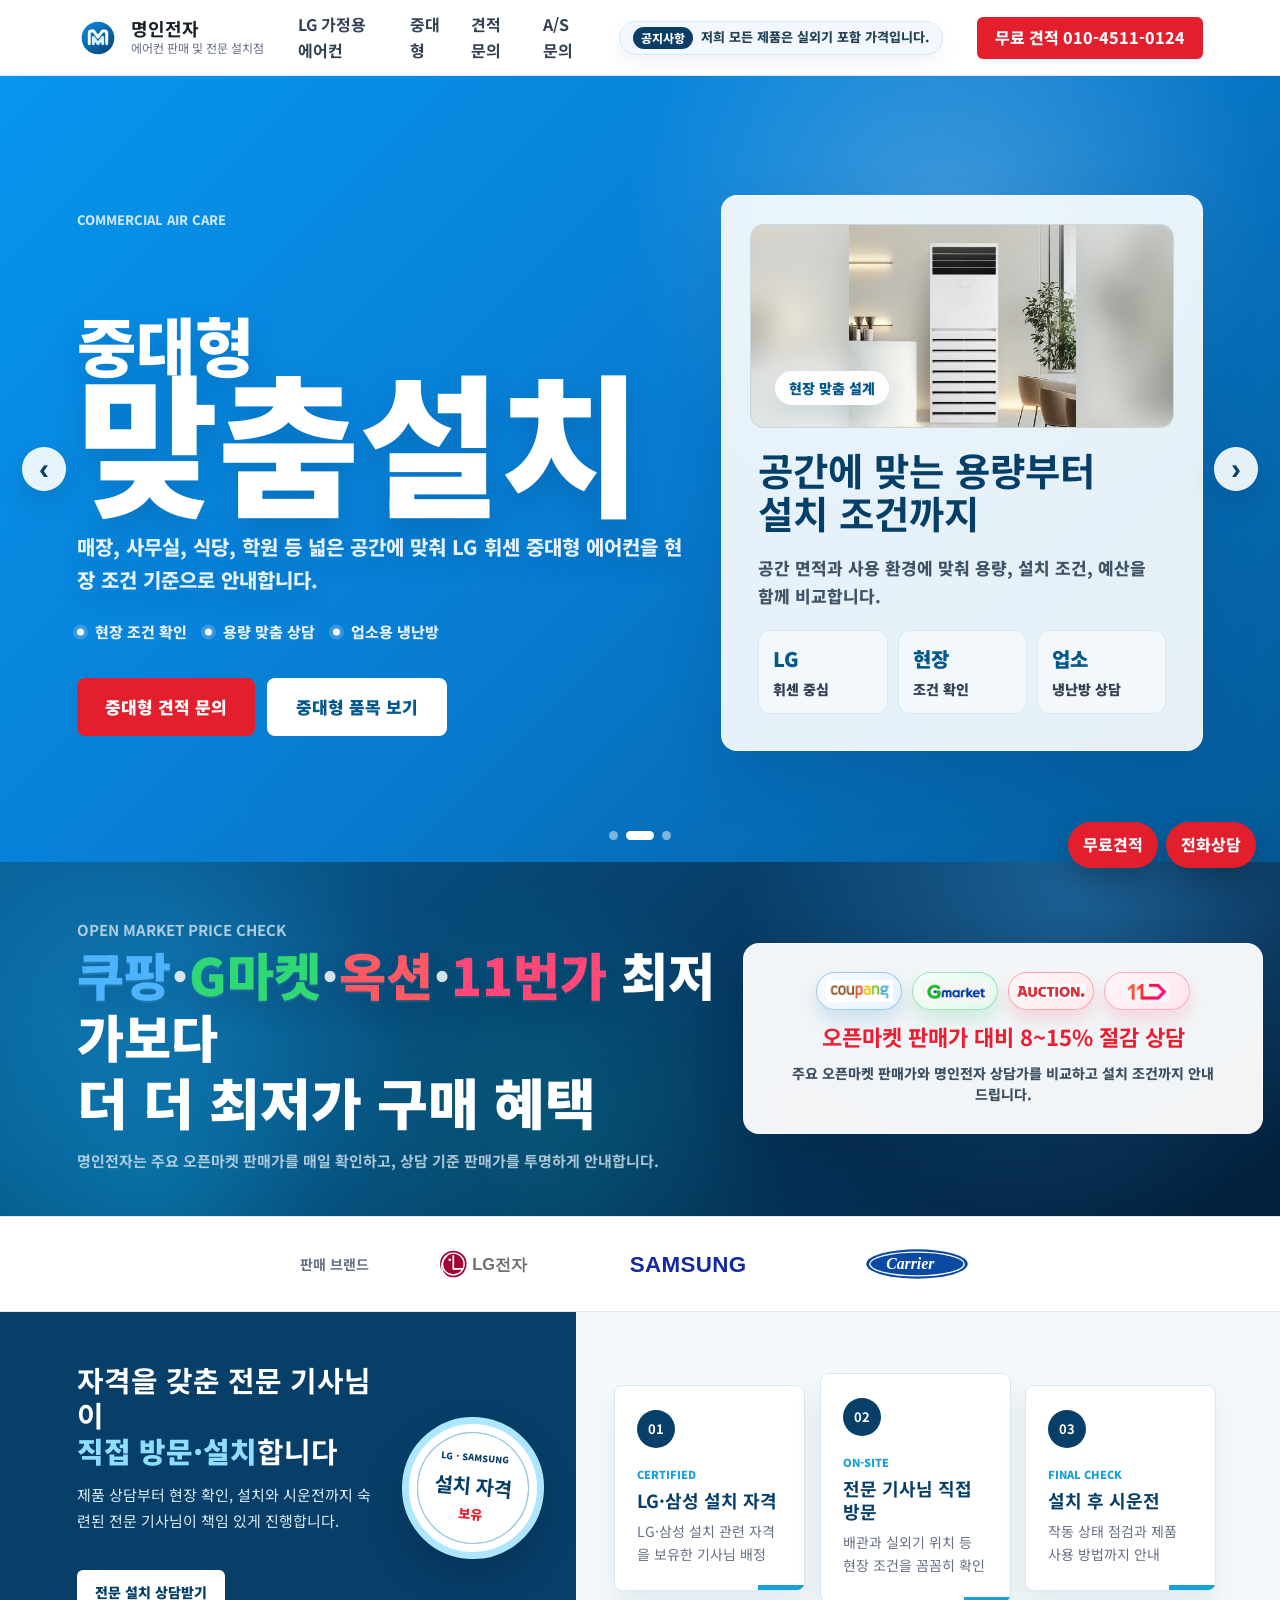
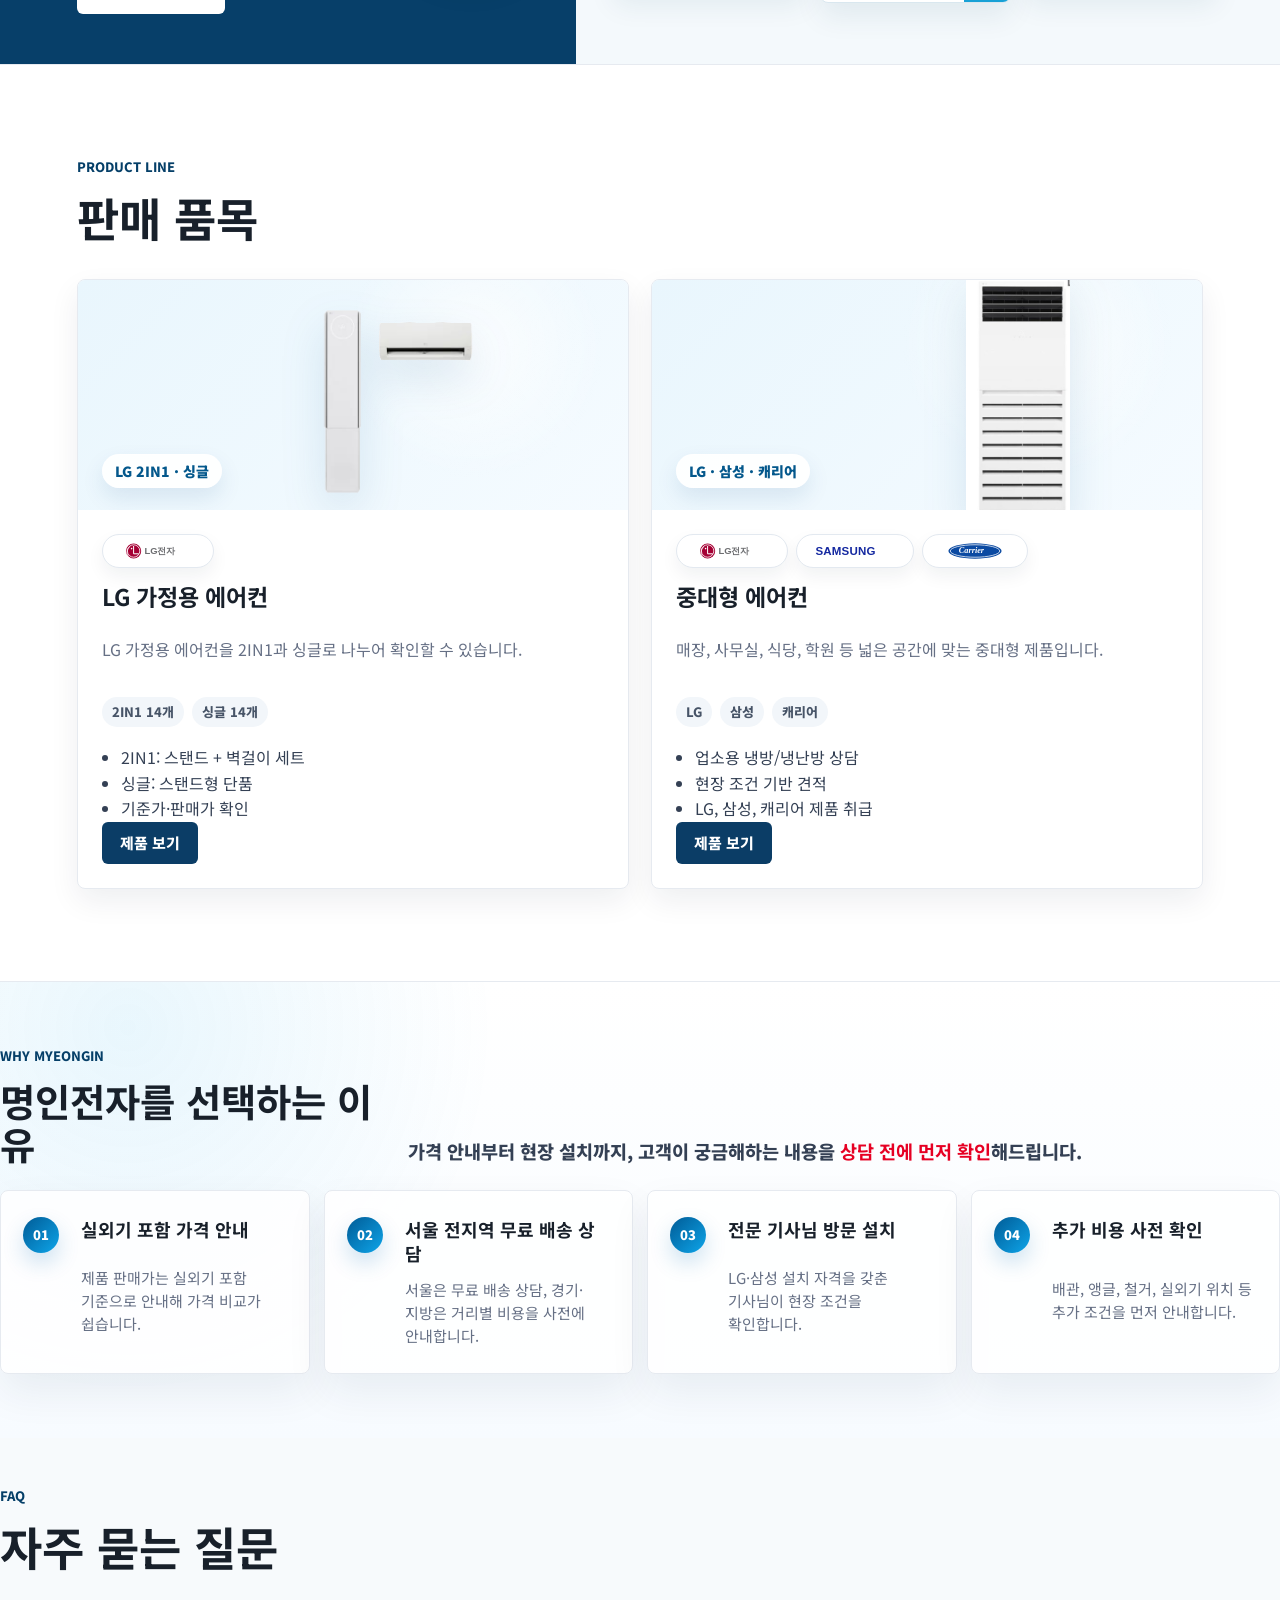
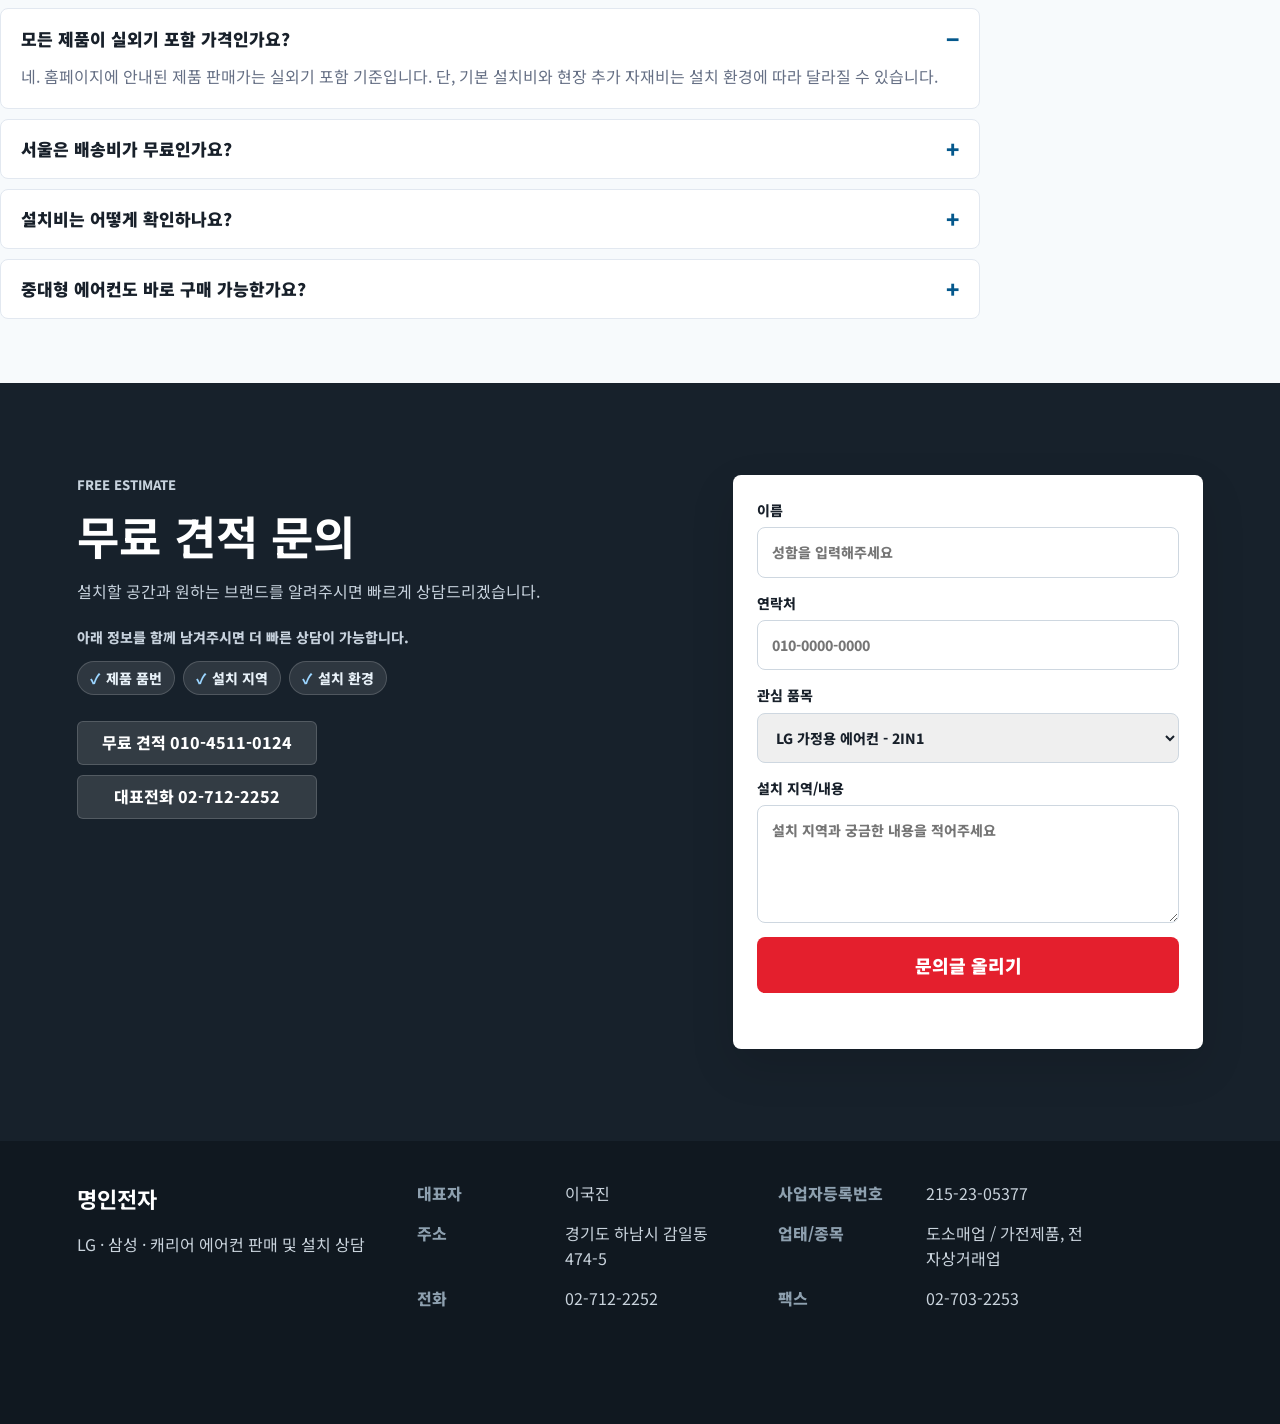
<file: index.html>
<!doctype html>
<html lang="ko">
<head>
  <meta charset="utf-8">
  <meta name="viewport" content="width=device-width, initial-scale=1">
  <title>서울 에어컨 판매·설치 | LG 가정용·중대형 명인전자</title>
  <meta name="description" content="명인전자는 서울 지역 LG 가정용 2IN1·싱글 및 LG 휘센 중대형 에어컨 판매와 설치를 상담합니다. 실외기 포함 판매가, 서울 무료 배송, 빠른 설치 견적 문의.">
  <meta name="robots" content="index,follow,max-image-preview:large,max-snippet:-1,max-video-preview:-1">
  <meta name="naver-site-verification" content="4f0f8093653d0a1062d27c2d357bab92f3394747">
  <meta name="google-site-verification" content="v0N917i1EnFN1NjciIv_iREMyfRPqW2VJ0lxbObgZ5I">
  <meta name="author" content="명인전자">
  <meta name="theme-color" content="#0795ee">
  <meta property="og:locale" content="ko_KR">
  <meta property="og:type" content="website">
  <meta property="og:site_name" content="명인전자">
  <meta property="og:title" content="서울 에어컨 판매·설치 | 명인전자">
  <meta property="og:description" content="LG 가정용 에어컨과 LG 휘센 중대형 에어컨의 판매가, 무료 배송 및 설치 견적을 안내합니다.">
  <meta property="og:image" content="https://www.icewind.co.kr/assets/hero-lg-view-livingroom.png">
  <meta property="og:url" content="https://www.icewind.co.kr/">
  <meta name="twitter:card" content="summary_large_image">
  <meta name="twitter:title" content="서울 에어컨 판매·설치 | 명인전자">
  <meta name="twitter:description" content="LG 가정용·중대형 에어컨 판매, 서울 무료 배송 및 빠른 설치 상담.">
  <meta name="twitter:image" content="https://www.icewind.co.kr/assets/hero-lg-view-livingroom.png">
  <link rel="icon" href="assets/logo.svg?v=20260703-02" type="image/svg+xml">
  <link rel="canonical" href="https://www.icewind.co.kr/">
  <link rel="preconnect" href="https://fonts.googleapis.com">
  <link rel="preconnect" href="https://fonts.gstatic.com" crossorigin>
  <link href="https://fonts.googleapis.com/css2?family=Noto+Sans+KR:wght@400;500;700;800&display=swap" rel="stylesheet">
  <link rel="stylesheet" href="styles.css?v=20260711-03">
  <script type="application/ld+json">
  {
    "@context": "https://schema.org",
    "@type": ["LocalBusiness", "Store"],
    "name": "명인전자",
    "legalName": "수진유통",
    "description": "LG 가정용 및 LG·삼성·캐리어 중대형 에어컨 판매·설치 전문점",
    "telephone": ["+82-2-712-2252", "+82-10-4511-0124"],
    "faxNumber": "+82-2-703-2253",
    "address": {
      "@type": "PostalAddress",
      "streetAddress": "감일동 474-5",
      "addressLocality": "하남시",
      "addressRegion": "경기도",
      "addressCountry": "KR"
    },
    "areaServed": [
      {"@type": "City", "name": "서울특별시"},
      {"@type": "AdministrativeArea", "name": "경기도"}
    ],
    "priceRange": "₩₩",
    "currenciesAccepted": "KRW",
    "knowsAbout": [
      "LG 2IN1 에어컨",
      "LG 싱글 에어컨",
      "LG 휘센 중대형 에어컨",
      "업소용 냉난방기",
      "에어컨 설치"
    ],
    "hasOfferCatalog": {
      "@type": "OfferCatalog",
      "name": "에어컨 판매 및 설치",
      "itemListElement": [
        {"@type": "OfferCatalog", "name": "LG 가정용 2IN1 에어컨"},
        {"@type": "OfferCatalog", "name": "LG 가정용 싱글 에어컨"},
        {"@type": "OfferCatalog", "name": "중대형 에어컨"}
      ]
    }
  }
  </script>
  <script type="application/ld+json">
  {
    "@context": "https://schema.org",
    "@type": "FAQPage",
    "mainEntity": [
      {
        "@type": "Question",
        "name": "표시된 가격에 실외기가 포함되어 있나요?",
        "acceptedAnswer": {
          "@type": "Answer",
          "text": "명인전자에서 안내하는 모든 제품 판매가는 실외기 포함 기준입니다. 설치 환경에 따른 추가 자재와 설치비는 상담 시 별도로 안내드립니다."
        }
      },
      {
        "@type": "Question",
        "name": "서울 지역은 배송비가 무료인가요?",
        "acceptedAnswer": {
          "@type": "Answer",
          "text": "서울 전 지역은 무료 배송 상담이 가능하며, 경기 및 지방 지역은 거리와 설치 조건에 따라 배송비가 달라질 수 있습니다."
        }
      },
      {
        "@type": "Question",
        "name": "중대형 에어컨은 바로 견적이 가능한가요?",
        "acceptedAnswer": {
          "@type": "Answer",
          "text": "중대형 에어컨은 매장 면적, 실외기 위치, 배관 거리, 전기 조건을 확인한 뒤 용량과 견적을 안내드립니다."
        }
      },
      {
        "@type": "Question",
        "name": "기존 에어컨 철거도 상담할 수 있나요?",
        "acceptedAnswer": {
          "@type": "Answer",
          "text": "기존 제품 철거, 실외기 앵글, 배관 연장 등은 현장 조건에 따라 상담 가능합니다. 문의 시 설치 지역과 기존 제품 유무를 함께 남겨주세요."
        }
      }
    ]
  }
  </script>
</head>
<body>
  <header class="site-header">
    <a class="brand" href="index.html" aria-label="명인전자 홈">
      <img class="brand-logo" src="assets/logo.svg?v=20260703-02" alt="" width="42" height="42">
      <span>
        <strong>명인전자</strong>
        <small>에어컨 판매 및 전문 설치점</small>
      </span>
    </a>

    <nav class="main-nav" aria-label="주요 메뉴">
      <a href="lg-home.html">LG 가정용 에어컨</a>
      <a href="commercial.html">중대형</a>
      <a href="#quote">견적문의</a>
      <a href="as.html">A/S 문의</a>
    </nav>

    <p class="header-notice">
      <span>공지사항</span>
      저희 모든 제품은 실외기 포함 가격입니다.
    </p>

    <div class="header-actions">
      <a class="header-call" href="tel:010-4511-0124">무료 견적 010-4511-0124</a>
    </div>
  </header>

  <main id="top">
    <section class="hero hero-carousel" data-hero-carousel aria-label="메인 이벤트 슬라이드">
      <div class="hero-track">
        <article class="hero-slide is-active">
          <div class="hero-copy reveal reveal-left">
            <p class="eyebrow">LG · 삼성 · 캐리어 에어컨 판매 상담</p>
            <h1><span>에어컨</span><br>쿨세일</h1>
            <p class="hero-text">가정용 LG 2IN1·싱글부터 LG·삼성·캐리어 중대형까지, 기준가와 판매가를 확인하고 빠르게 견적 상담하세요.</p>
            <div class="hero-points" aria-label="주요 상담 포인트">
              <span>온라인 견적 문의</span>
              <span>기준가·판매가 공개</span>
              <span>설치 조건 상담</span>
            </div>
            <div class="hero-actions">
              <a class="primary-button" href="tel:010-4511-0124">무료 전화 상담</a>
              <a class="secondary-button" href="#products">판매 품목 보기</a>
            </div>
          </div>
          <div class="hero-sale-visual reveal reveal-up" aria-label="인기 최저가 상품">
            <div class="hero-center-photo" aria-hidden="true">
              <img src="assets/hero-lg-view-livingroom.png" alt="">
            </div>
            <div class="hero-grade-offer">
              <img class="hero-grade-badge" src="assets/energy-grade-1.png" alt="에너지소비효율 1등급">
              <strong>에너지 1등급 · 온라인 최저가</strong>
            </div>
            <div class="sale-copy">
              <strong>MYEONGIN ELECTRONICS</strong>
              <span>무료 견적 문의 010-4511-0124</span>
            </div>
            <div class="hero-popular inquiry-ticker" aria-label="실시간 문의 현황" data-popular-ticker>
              <p>실시간 문의 현황</p>
              <div class="hero-popular-window">
                <div class="hero-popular-track" data-inquiry-ticker-list></div>
              </div>
            </div>
          </div>
        </article>

        <article class="hero-slide hero-slide-commercial">
          <div class="hero-copy">
            <p class="eyebrow">Commercial Air Care</p>
            <h2 class="hero-title"><span>중대형</span><br>맞춤설치</h2>
            <p class="hero-text">매장, 사무실, 식당, 학원 등 넓은 공간에 맞춰 LG 휘센 중대형 에어컨을 현장 조건 기준으로 안내합니다.</p>
            <div class="hero-points" aria-label="중대형 상담 포인트">
              <span>현장 조건 확인</span>
              <span>용량 맞춤 상담</span>
              <span>업소용 냉난방</span>
            </div>
            <div class="hero-actions">
              <a class="primary-button" href="#quote">중대형 견적 문의</a>
              <a class="secondary-button" href="commercial.html">중대형 품목 보기</a>
            </div>
          </div>
          <div class="hero-feature-card commercial-showcase-card">
            <div class="commercial-visual-panel" aria-hidden="true">
              <img class="commercial-interior-photo" src="assets/commercial-lg-interior-floor.png" alt="">
              <span>현장 맞춤 설계</span>
            </div>
            <strong>공간에 맞는 용량부터<br>설치 조건까지</strong>
            <p>공간 면적과 사용 환경에 맞춰 용량, 설치 조건, 예산을 함께 비교합니다.</p>
            <div class="showcase-stats" aria-label="중대형 상담 요약">
              <span><b>LG</b>휘센 중심</span>
              <span><b>현장</b>조건 확인</span>
              <span><b>업소</b>냉난방 상담</span>
            </div>
          </div>
        </article>

        <article class="hero-slide hero-slide-service">
          <div class="hero-copy">
            <p class="eyebrow">Delivery & Fast Install</p>
            <h2 class="hero-title"><span>서울 전지역</span><br>무료 배송</h2>
            <p class="hero-text">서울 지역 무료 배송 | 경기·지방 배송비 별도 문의</p>
            <div class="hero-points" aria-label="배송 설치 혜택">
              <span>서울 전지역 무상 배송</span>
              <span>경기·지방 배송비 별도 문의</span>
              <span>구입 후 빠른 설치</span>
            </div>
            <div class="hero-actions">
              <a class="primary-button" href="#quote">무료 견적 문의</a>
              <a class="secondary-button" href="tel:010-4511-0124">바로 전화 상담</a>
            </div>
          </div>
          <div class="hero-feature-card delivery-feature-card service-benefit-card">
            <div class="benefit-ribbon">서울 전지역 무료 배송</div>
            <p class="feature-kicker">명인전자 설치 혜택</p>
            <strong>배송비 부담 없이<br>빠르게 설치 상담</strong>
            <p class="delivery-note">경기 및 지방 지역은 거리별 배송비가 상이하므로 주문 전 고객센터로 문의해 주세요.</p>
            <div class="delivery-steps" aria-label="배송 설치 진행 순서">
              <article><span>01</span><b>가격 상담</b><em>모델·설치 지역 확인</em></article>
              <article><span>02</span><b>빠른 배정</b><em>가능 일정 우선 안내</em></article>
              <article><span>03</span><b>설치 체크</b><em>배관·실외기 위치 확인</em></article>
            </div>
            <div class="service-facts" aria-label="명인전자 판매 설치 안내">
              <div><strong>3개</strong><span>판매 브랜드</span></div>
              <div><strong>서울</strong><span>전지역 무료 배송</span></div>
              <div><strong>2종</strong><span>가정용 카테고리</span></div>
              <div><strong>무료</strong><span>견적 상담</span></div>
            </div>
          </div>
        </article>
      </div>

      <button class="hero-nav hero-prev" type="button" aria-label="이전 슬라이드">‹</button>
      <button class="hero-nav hero-next" type="button" aria-label="다음 슬라이드">›</button>
      <div class="hero-dots" aria-label="메인 슬라이드 페이지">
        <button class="active" type="button" aria-label="1번 슬라이드"></button>
        <button type="button" aria-label="2번 슬라이드"></button>
        <button type="button" aria-label="3번 슬라이드"></button>
      </div>
    </section>

    <section class="market-banner" aria-label="오픈마켓 최저가 비교 안내">
      <div class="market-banner-copy">
        <p class="eyebrow">Open Market Price Check</p>
        <h2>
          <span class="market-name coupang-text">쿠팡</span><i>·</i><span class="market-name gmarket-text">G마켓</span><i>·</i><span class="market-name auction-text">옥션</span><i>·</i><span class="market-name eleven-text">11번가</span>
          <span>최저가보다</span><b>더 더 최저가 구매 혜택</b>
        </h2>
        <p>명인전자는 주요 오픈마켓 판매가를 매일 확인하고, 상담 기준 판매가를 투명하게 안내합니다.</p>
      </div>
      <div class="market-banner-panel">
        <div class="market-row">
          <span class="market-logo-badge market-coupang"><img src="assets/market-coupang.png" alt="쿠팡"></span>
          <span class="market-logo-badge market-gmarket"><img src="assets/market-gmarket.png" alt="G마켓"></span>
          <span class="market-logo-badge market-auction"><img src="assets/market-auction.png" alt="옥션"></span>
          <span class="market-logo-badge market-eleven"><img src="assets/market-11st.png" alt="11번가"></span>
        </div>
        <strong>오픈마켓 판매가 대비 8~15% 절감 상담</strong>
        <p>주요 오픈마켓 판매가와 명인전자 상담가를 비교하고 설치 조건까지 안내드립니다.</p>
      </div>
    </section>

    <section class="brand-strip" aria-label="판매 브랜드">
      <span>판매 브랜드</span>
      <img src="assets/lg-logo.svg" alt="LG전자">
      <img src="assets/samsung-logo.svg" alt="삼성">
      <img src="assets/carrier-logo.svg" alt="캐리어">
    </section>

    <section class="installer-banner" aria-labelledby="installer-title">
      <div class="installer-banner-copy reveal reveal-left">
        <h2 id="installer-title">자격을 갖춘 전문 기사님이<br><b>직접 방문·설치</b>합니다</h2>
        <p>제품 상담부터 현장 확인, 설치와 시운전까지 숙련된 전문 기사님이 책임 있게 진행합니다.</p>
        <a href="#quote">전문 설치 상담받기</a>
        <div class="installer-seal" aria-label="LG·삼성 설치 자격 보유">
          <span>LG · SAMSUNG</span>
          <strong>설치 자격</strong>
          <em>보유</em>
        </div>
      </div>
      <div class="installer-banner-points" aria-label="전문 설치 서비스">
        <div class="reveal reveal-up" style="--reveal-delay: .06s">
          <b>01</b>
          <p>Certified</p>
          <strong>LG·삼성 설치 자격</strong>
          <span>LG·삼성 설치 관련 자격을 보유한 기사님 배정</span>
        </div>
        <div class="reveal reveal-up" style="--reveal-delay: .12s">
          <b>02</b>
          <p>On-site</p>
          <strong>전문 기사님 직접 방문</strong>
          <span>배관과 실외기 위치 등 현장 조건을 꼼꼼히 확인</span>
        </div>
        <div class="reveal reveal-up" style="--reveal-delay: .18s">
          <b>03</b>
          <p>Final Check</p>
          <strong>설치 후 시운전</strong>
          <span>작동 상태 점검과 제품 사용 방법까지 안내</span>
        </div>
      </div>
    </section>

    <section id="products" class="products">
      <div class="section-heading">
        <p class="eyebrow">Product Line</p>
        <h2>판매 품목</h2>
      </div>

      <div class="product-grid compact-products">
        <article id="two-in-one" class="product-card reveal reveal-up">
          <div class="product-art two-in-one-art">
            <div class="review-relay home-review" aria-label="가정용 에어컨 고객 후기">
              <article class="review-chip">
                <strong>★★★★★</strong>
                <p>가격 공개라 비교가 쉬웠어요.</p>
                <span>송파구 2IN1 설치</span>
              </article>
              <article class="review-chip">
                <strong>★★★★★</strong>
                <p>상담부터 설치까지 빨랐습니다.</p>
                <span>강동구 싱글 설치</span>
              </article>
              <article class="review-chip">
                <strong>★★★★★</strong>
                <p>설치 조건을 꼼꼼히 봐줬어요.</p>
                <span>하남시 가정용 상담</span>
              </article>
              <article class="review-chip">
                <strong>★★★★☆</strong>
                <p>상담할 때 가격을 바로 알려줘서 좋았어요.</p>
                <span>성남시 싱글 설치</span>
              </article>
              <article class="review-chip">
                <strong>★★★★½</strong>
                <p>설치 일정 조율이 편했습니다.</p>
                <span>송파구 아파트 설치</span>
              </article>
              <article class="review-chip">
                <strong>★★★★★</strong>
                <p>제품 비교 설명이 이해하기 쉬웠어요.</p>
                <span>강남구 2IN1 상담</span>
              </article>
              <article class="review-chip">
                <strong>★★★★☆</strong>
                <p>문의 답변이 빠르고 깔끔했어요.</p>
                <span>광진구 가정용 견적</span>
              </article>
              <article class="review-chip">
                <strong>★★★★½</strong>
                <p>추가 비용 안내가 투명해서 믿음이 갔어요.</p>
                <span>하남시 2IN1 설치</span>
              </article>
              <article class="review-chip">
                <strong>★★★★★</strong>
                <p>설치 후 마감까지 꼼꼼했습니다.</p>
                <span>위례 신축 설치</span>
              </article>
              <article class="review-chip">
                <strong>★★★★☆</strong>
                <p>원하는 날짜에 맞춰 진행됐어요.</p>
                <span>분당구 싱글 설치</span>
              </article>
            </div>
            <img class="product-art-set" src="assets/lg-home-set-cutout.png" alt="LG 2IN1 에어컨 제품 이미지">
            <span class="product-art-label">LG 2IN1 · 싱글</span>
          </div>
          <div class="product-body">
            <div class="brand-row" aria-label="취급 브랜드">
              <img class="partner-logo lg-brand-logo" src="assets/lg-logo.svg" alt="LG전자">
            </div>
            <h3>LG 가정용 에어컨</h3>
            <p>LG 가정용 에어컨을 2IN1과 싱글로 나누어 확인할 수 있습니다.</p>
            <div class="product-meta">
              <span>2IN1 14개</span>
              <span>싱글 14개</span>
            </div>
            <ul>
              <li>2IN1: 스탠드 + 벽걸이 세트</li>
              <li>싱글: 스탠드형 단품</li>
              <li>기준가·판매가 확인</li>
            </ul>
            <a class="product-link" href="lg-home.html">제품 보기</a>
          </div>
        </article>

        <article id="commercial" class="product-card reveal reveal-up" style="--reveal-delay: .08s">
          <div class="product-art commercial-art">
            <div class="review-relay commercial-review" aria-label="중대형 에어컨 고객 후기">
              <article class="review-chip">
                <strong>★★★★★</strong>
                <p>매장 냉방 견적이 빠르게 나왔어요.</p>
                <span>잠실동 매장 설치</span>
              </article>
              <article class="review-chip">
                <strong>★★★★★</strong>
                <p>현장 조건에 맞춰 추천받았습니다.</p>
                <span>송파구 사무실 상담</span>
              </article>
              <article class="review-chip">
                <strong>★★★★★</strong>
                <p>LG·삼성·캐리어 비교가 편했어요.</p>
                <span>위례 상가 견적</span>
              </article>
              <article class="review-chip">
                <strong>★★★★☆</strong>
                <p>상가 규모에 맞춰 용량을 잘 잡아줬어요.</p>
                <span>문정동 상가 견적</span>
              </article>
              <article class="review-chip">
                <strong>★★★★½</strong>
                <p>현장 방문 후 설명이 자세했습니다.</p>
                <span>가락동 사무실 상담</span>
              </article>
              <article class="review-chip">
                <strong>★★★★★</strong>
                <p>천장형과 스탠드형 비교가 쉬웠어요.</p>
                <span>방이동 매장 상담</span>
              </article>
              <article class="review-chip">
                <strong>★★★★☆</strong>
                <p>견적서가 빠르게 정리돼서 좋았습니다.</p>
                <span>석촌동 학원 견적</span>
              </article>
              <article class="review-chip">
                <strong>★★★★½</strong>
                <p>브랜드별 장단점을 잘 설명해줬어요.</p>
                <span>잠실 사무실 설치</span>
              </article>
              <article class="review-chip">
                <strong>★★★★★</strong>
                <p>설치 동선까지 미리 체크해줬습니다.</p>
                <span>강동구 식당 설치</span>
              </article>
              <article class="review-chip">
                <strong>★★★★☆</strong>
                <p>가격 비교가 편해서 결정이 빨랐어요.</p>
                <span>하남시 매장 견적</span>
              </article>
            </div>
            <img class="product-art-floor" src="assets/commercial-lg-whisen-floor.png" alt="LG 휘센 중대형 스탠드 에어컨 제품 이미지">
            <span class="product-art-label">LG · 삼성 · 캐리어</span>
          </div>
          <div class="product-body">
            <div class="brand-row" aria-label="취급 브랜드">
              <img class="partner-logo lg-brand-logo" src="assets/lg-logo.svg" alt="LG전자">
              <img class="partner-logo samsung-brand-logo" src="assets/samsung-logo.svg" alt="삼성">
              <img class="partner-logo carrier-brand-logo" src="assets/carrier-logo.svg" alt="캐리어">
            </div>
            <h3>중대형 에어컨</h3>
            <p>매장, 사무실, 식당, 학원 등 넓은 공간에 맞는 중대형 제품입니다.</p>
            <div class="product-meta">
              <span>LG</span>
              <span>삼성</span>
              <span>캐리어</span>
            </div>
            <ul>
              <li>업소용 냉방/냉난방 상담</li>
              <li>현장 조건 기반 견적</li>
              <li>LG, 삼성, 캐리어 제품 취급</li>
            </ul>
            <a class="product-link" href="commercial.html">제품 보기</a>
          </div>
        </article>
      </div>
    </section>

    <section id="install-guide" class="install-guide" aria-labelledby="install-guide-title">
      <div class="install-guide-head">
        <div>
          <p class="eyebrow">Why Myeongin</p>
          <h2 id="install-guide-title">명인전자를 선택하는 이유</h2>
        </div>
        <p>가격 안내부터 현장 설치까지, 고객이 궁금해하는 내용을 <strong>상담 전에 먼저 확인</strong>해드립니다.</p>
      </div>

      <div class="install-guide-grid">
        <article class="install-guide-card">
          <span>01</span>
          <strong>실외기 포함 가격 안내</strong>
          <p>제품 판매가는 실외기 포함 기준으로 안내해 가격 비교가 쉽습니다.</p>
        </article>
        <article class="install-guide-card">
          <span>02</span>
          <strong>서울 전지역 무료 배송 상담</strong>
          <p>서울은 무료 배송 상담, 경기·지방은 거리별 비용을 사전에 안내합니다.</p>
        </article>
        <article class="install-guide-card">
          <span>03</span>
          <strong>전문 기사님 방문 설치</strong>
          <p>LG·삼성 설치 자격을 갖춘 기사님이 현장 조건을 확인합니다.</p>
        </article>
        <article class="install-guide-card">
          <span>04</span>
          <strong>추가 비용 사전 확인</strong>
          <p>배관, 앵글, 철거, 실외기 위치 등 추가 조건을 먼저 안내합니다.</p>
        </article>
      </div>
    </section>

    <section class="faq-section" aria-labelledby="faq-title">
      <div class="section-heading">
        <p class="eyebrow">FAQ</p>
        <h2 id="faq-title">자주 묻는 질문</h2>
      </div>

      <div class="faq-list">
        <details open>
          <summary>모든 제품이 실외기 포함 가격인가요?</summary>
          <p>네. 홈페이지에 안내된 제품 판매가는 실외기 포함 기준입니다. 단, 기본 설치비와 현장 추가 자재비는 설치 환경에 따라 달라질 수 있습니다.</p>
        </details>
        <details>
          <summary>서울은 배송비가 무료인가요?</summary>
          <p>서울 전 지역은 무료 배송 상담이 가능합니다. 경기 및 지방 지역은 거리와 일정에 따라 배송비가 달라질 수 있어 주문 전 안내드립니다.</p>
        </details>
        <details>
          <summary>설치비는 어떻게 확인하나요?</summary>
          <p>배관 길이, 실외기 위치, 앵글 사용, 기존 제품 철거 여부를 확인한 뒤 안내드립니다. 문의 내용에 설치 지역과 현장 조건을 적어주시면 더 빠릅니다.</p>
        </details>
        <details>
          <summary>중대형 에어컨도 바로 구매 가능한가요?</summary>
          <p>중대형은 공간 면적과 전기 조건, 실외기 위치 확인이 중요합니다. 모델 추천과 견적은 상담 후 현장 조건 기준으로 안내드립니다.</p>
        </details>
      </div>
    </section>

    <section id="quote" class="quote-section">
      <div class="quote-copy">
        <p class="eyebrow">Free Estimate</p>
        <h2>무료 견적 문의</h2>
        <p>설치할 공간과 원하는 브랜드를 알려주시면 빠르게 상담드리겠습니다.</p>
        <p class="quote-helper">아래 정보를 함께 남겨주시면 더 빠른 상담이 가능합니다.</p>
        <div class="quote-highlights">
          <span>제품 품번</span>
          <span>설치 지역</span>
          <span>설치 환경</span>
        </div>
        <div class="contact-list">
          <a href="tel:010-4511-0124">무료 견적 010-4511-0124</a>
          <a href="tel:02-712-2252">대표전화 02-712-2252</a>
        </div>
      </div>

      <form class="quote-form" data-inquiry-kind="estimate" action="https://formsubmit.co/anckd1ehd@naver.com" method="POST">
        <input type="hidden" name="_subject" value="[명인전자] 무료 견적 문의">
        <input type="hidden" name="_template" value="table">
        <input type="hidden" name="_captcha" value="false">
        <input type="hidden" name="_next" value="https://www.icewind.co.kr/?sent=1#quote">
        <label>
          이름
          <input type="text" name="name" placeholder="성함을 입력해주세요">
        </label>
        <label>
          연락처
          <input type="tel" name="phone" placeholder="010-0000-0000">
        </label>
        <label>
          관심 품목
          <select name="product">
            <option>LG 가정용 에어컨 - 2IN1</option>
            <option>LG 가정용 에어컨 - 싱글</option>
            <option>중대형 - LG/삼성/캐리어</option>
          </select>
        </label>
        <label>
          설치 지역/내용
          <textarea name="message" rows="4" placeholder="설치 지역과 궁금한 내용을 적어주세요"></textarea>
        </label>
        <button type="submit">문의글 올리기</button>
        <p class="form-status" data-form-status role="status" aria-live="polite"></p>
      </form>
    </section>
  </main>

  <footer class="site-footer">
    <div>
      <strong>명인전자</strong>
      <p>LG · 삼성 · 캐리어 에어컨 판매 및 설치 상담</p>
    </div>
    <dl>
      <div><dt>대표자</dt><dd>이국진</dd></div>
      <div><dt>사업자등록번호</dt><dd>215-23-05377</dd></div>
      <div><dt>주소</dt><dd>경기도 하남시 감일동 474-5</dd></div>
      <div><dt>업태/종목</dt><dd>도소매업 / 가전제품, 전자상거래업</dd></div>
      <div><dt>전화</dt><dd>02-712-2252</dd></div>
      <div><dt>팩스</dt><dd>02-703-2253</dd></div>
    </dl>
  </footer>

  <div class="quick-bar" aria-label="빠른 문의">
    <a href="tel:010-4511-0124">무료견적</a>
    <a href="tel:02-712-2252">전화상담</a>
  </div>

  <script src="script.js?v=20260710-01"></script>
</body>
</html>
</file>
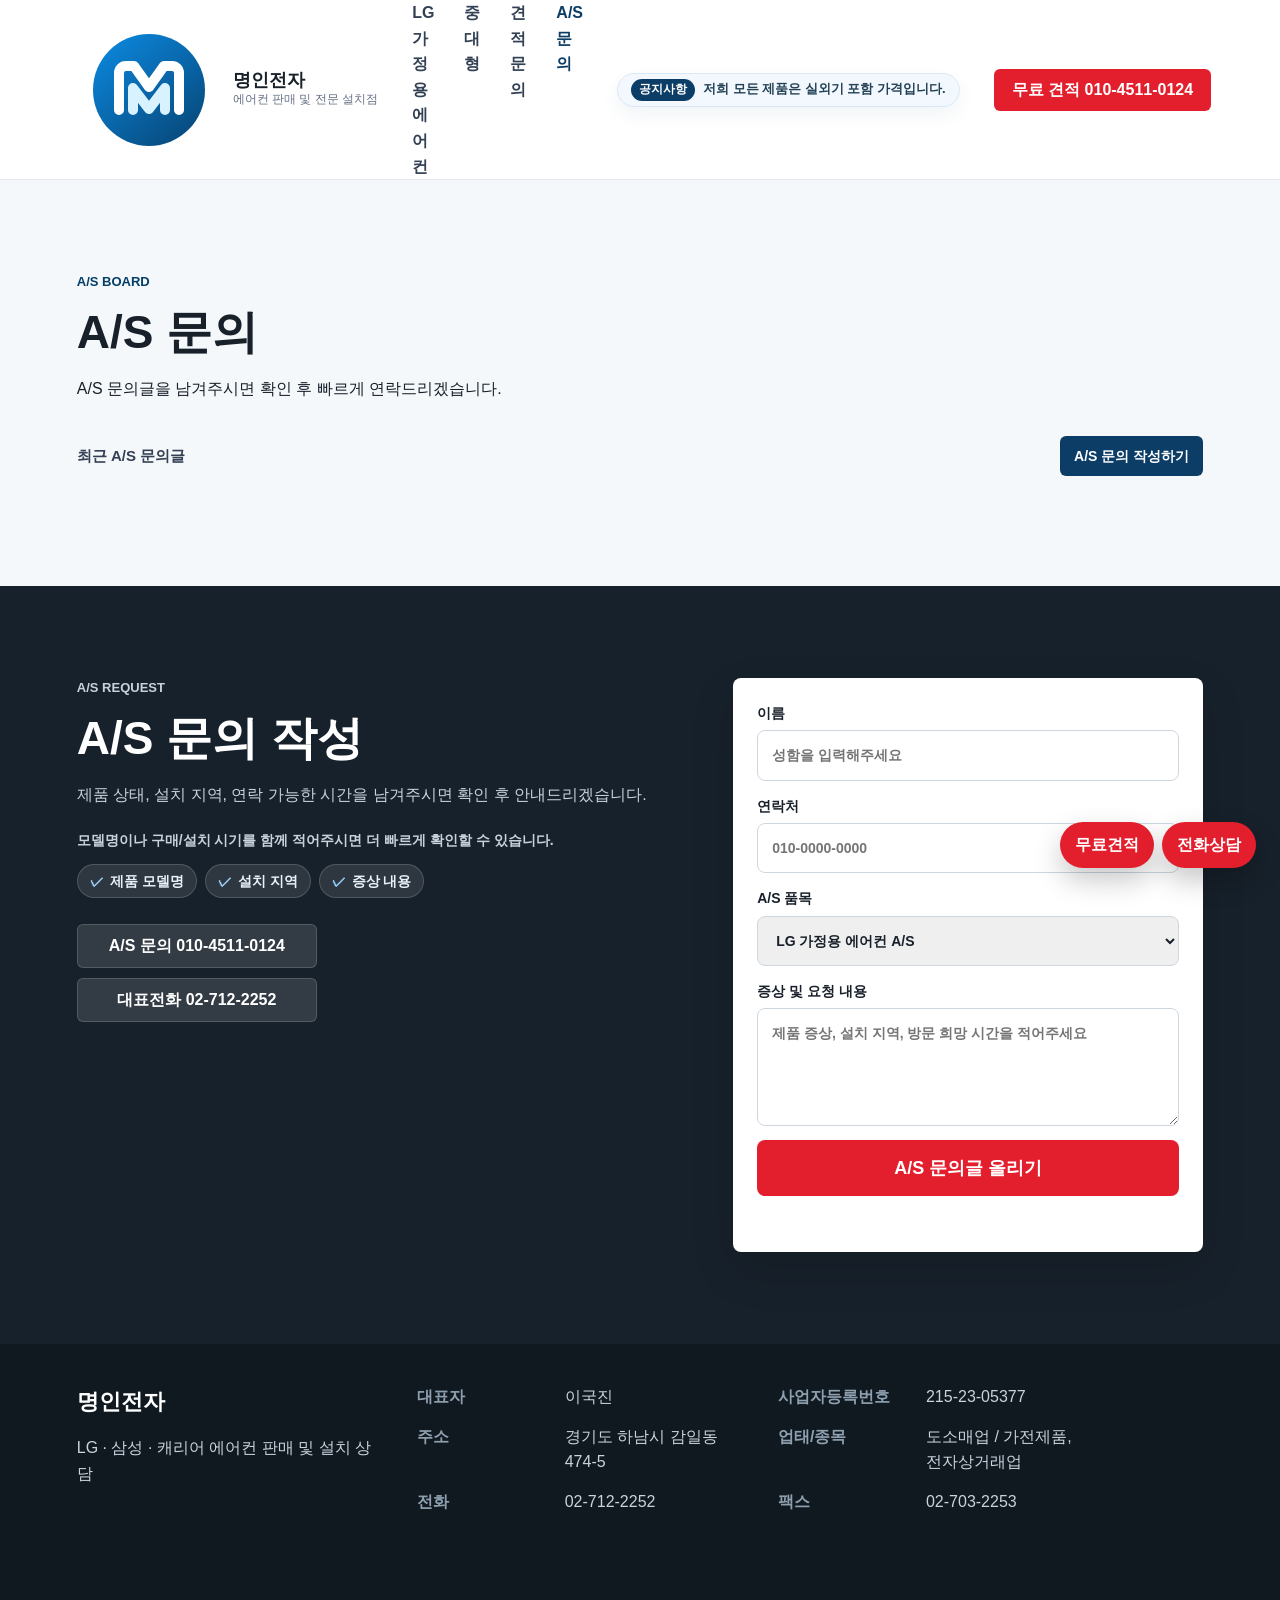
<file: as.html>
<!DOCTYPE html>
<html lang="ko">
<head>
  <meta charset="UTF-8">
  <meta name="viewport" content="width=device-width, initial-scale=1.0">
  <title>에어컨 A/S 문의 | 명인전자 경기 하남</title>
  <meta name="description" content="명인전자 에어컨 A/S 문의 게시판입니다. 제품 모델명, 설치 지역과 증상을 남겨주시면 확인 후 빠르게 연락드립니다.">
  <meta name="robots" content="index,follow,max-image-preview:large,max-snippet:-1">
  <meta name="author" content="명인전자">
  <meta name="theme-color" content="#ffffff">
  <meta property="og:locale" content="ko_KR">
  <meta property="og:type" content="website">
  <meta property="og:site_name" content="명인전자">
  <meta property="og:title" content="에어컨 A/S 문의 | 명인전자">
  <meta property="og:description" content="제품 모델명, 설치 지역과 증상을 남겨주시면 확인 후 빠르게 연락드립니다.">
  <meta property="og:image" content="https://www.icewind.co.kr/assets/hero-lg-view-livingroom.png">
  <meta property="og:url" content="https://www.icewind.co.kr/as.html">
  <meta name="twitter:card" content="summary_large_image">
  <meta name="twitter:title" content="A/S 문의 | 명인전자">
  <meta name="twitter:description" content="제품 모델명, 설치 지역과 증상을 남겨주시면 확인 후 빠르게 연락드립니다.">
  <meta name="twitter:image" content="https://www.icewind.co.kr/assets/hero-lg-view-livingroom.png">
  <link rel="icon" href="assets/logo.svg?v=20260703-02" type="image/svg+xml">
  <link rel="canonical" href="https://www.icewind.co.kr/as.html">
  <link rel="stylesheet" href="styles.css?v=20260711-03">
  <script type="application/ld+json">
  {
    "@context": "https://schema.org",
    "@type": "ContactPage",
    "name": "명인전자 에어컨 A/S 문의",
    "description": "에어컨 제품 및 설치 관련 A/S 문의 접수",
    "mainEntity": {
      "@type": "LocalBusiness",
      "name": "명인전자",
      "telephone": "+82-10-4511-0124",
      "address": {
        "@type": "PostalAddress",
        "streetAddress": "감일동 474-5",
        "addressLocality": "하남시",
        "addressRegion": "경기도",
        "addressCountry": "KR"
      }
    }
  }
  </script>
</head>
<body>
  <header class="site-header">
    <a class="brand" href="index.html" aria-label="명인전자 홈">
      <img src="assets/logo.svg?v=20260703-02" alt="" aria-hidden="true">
      <span>
        <strong>명인전자</strong>
        <small>에어컨 판매 및 전문 설치점</small>
      </span>
    </a>

    <nav class="main-nav" aria-label="주요 메뉴">
      <a href="lg-home.html">LG 가정용 에어컨</a>
      <a href="commercial.html">중대형</a>
      <a href="index.html#quote">견적문의</a>
      <a class="active-link" href="as.html">A/S 문의</a>
    </nav>

    <p class="header-notice">
      <span>공지사항</span>
      저희 모든 제품은 실외기 포함 가격입니다.
    </p>

    <div class="header-actions">
      <a class="header-call" href="tel:010-4511-0124">무료 견적 010-4511-0124</a>
    </div>
  </header>

  <main>
    <section id="quote-board" class="quote-board board-page">
      <div class="section-heading">
        <p class="eyebrow">A/S Board</p>
        <h1>A/S 문의</h1>
        <p>A/S 문의글을 남겨주시면 확인 후 빠르게 연락드리겠습니다.</p>
      </div>
      <div class="quote-board-head" data-inquiry-history-head hidden>
        <span>최근 A/S 문의글</span>
        <a href="#quote">A/S 문의 작성하기</a>
      </div>
      <div class="inquiry-list" data-inquiry-list data-inquiry-kind="as" hidden></div>
    </section>

    <section id="quote" class="quote-section as-write-section">
      <div class="quote-copy">
        <p class="eyebrow">A/S Request</p>
        <h2>A/S 문의 작성</h2>
        <p>제품 상태, 설치 지역, 연락 가능한 시간을 남겨주시면 확인 후 안내드리겠습니다.</p>
        <p class="quote-helper">모델명이나 구매/설치 시기를 함께 적어주시면 더 빠르게 확인할 수 있습니다.</p>
        <div class="quote-highlights">
          <span>제품 모델명</span>
          <span>설치 지역</span>
          <span>증상 내용</span>
        </div>
        <div class="contact-list">
          <a href="tel:010-4511-0124">A/S 문의 010-4511-0124</a>
          <a href="tel:02-712-2252">대표전화 02-712-2252</a>
        </div>
      </div>

      <form class="quote-form" data-inquiry-kind="as" action="https://formsubmit.co/anckd1ehd@naver.com" method="POST">
        <input type="hidden" name="_subject" value="[명인전자] A/S 문의">
        <input type="hidden" name="_template" value="table">
        <input type="hidden" name="_captcha" value="false">
        <input type="hidden" name="_next" value="https://www.icewind.co.kr/as.html?sent=1#quote">
        <label>
          이름
          <input type="text" name="name" placeholder="성함을 입력해주세요">
        </label>
        <label>
          연락처
          <input type="tel" name="phone" placeholder="010-0000-0000">
        </label>
        <label>
          A/S 품목
          <select name="product">
            <option>LG 가정용 에어컨 A/S</option>
            <option>중대형 에어컨 A/S</option>
            <option>설치 관련 문의</option>
            <option>기타 A/S 문의</option>
          </select>
        </label>
        <label>
          증상 및 요청 내용
          <textarea name="message" rows="4" placeholder="제품 증상, 설치 지역, 방문 희망 시간을 적어주세요"></textarea>
        </label>
        <button type="submit">A/S 문의글 올리기</button>
        <p class="form-status" data-form-status role="status" aria-live="polite"></p>
      </form>
    </section>
  </main>

  <footer class="site-footer">
    <div>
      <strong>명인전자</strong>
      <p>LG · 삼성 · 캐리어 에어컨 판매 및 설치 상담</p>
    </div>
    <dl>
      <div><dt>대표자</dt><dd>이국진</dd></div>
      <div><dt>사업자등록번호</dt><dd>215-23-05377</dd></div>
      <div><dt>주소</dt><dd>경기도 하남시 감일동 474-5</dd></div>
      <div><dt>업태/종목</dt><dd>도소매업 / 가전제품, 전자상거래업</dd></div>
      <div><dt>전화</dt><dd>02-712-2252</dd></div>
      <div><dt>팩스</dt><dd>02-703-2253</dd></div>
    </dl>
  </footer>

  <div class="quick-bar" aria-label="빠른 문의">
    <a href="tel:010-4511-0124">무료견적</a>
    <a href="tel:02-712-2252">전화상담</a>
  </div>

  <script src="script.js?v=20260710-01"></script>
</body>
</html>
</file>
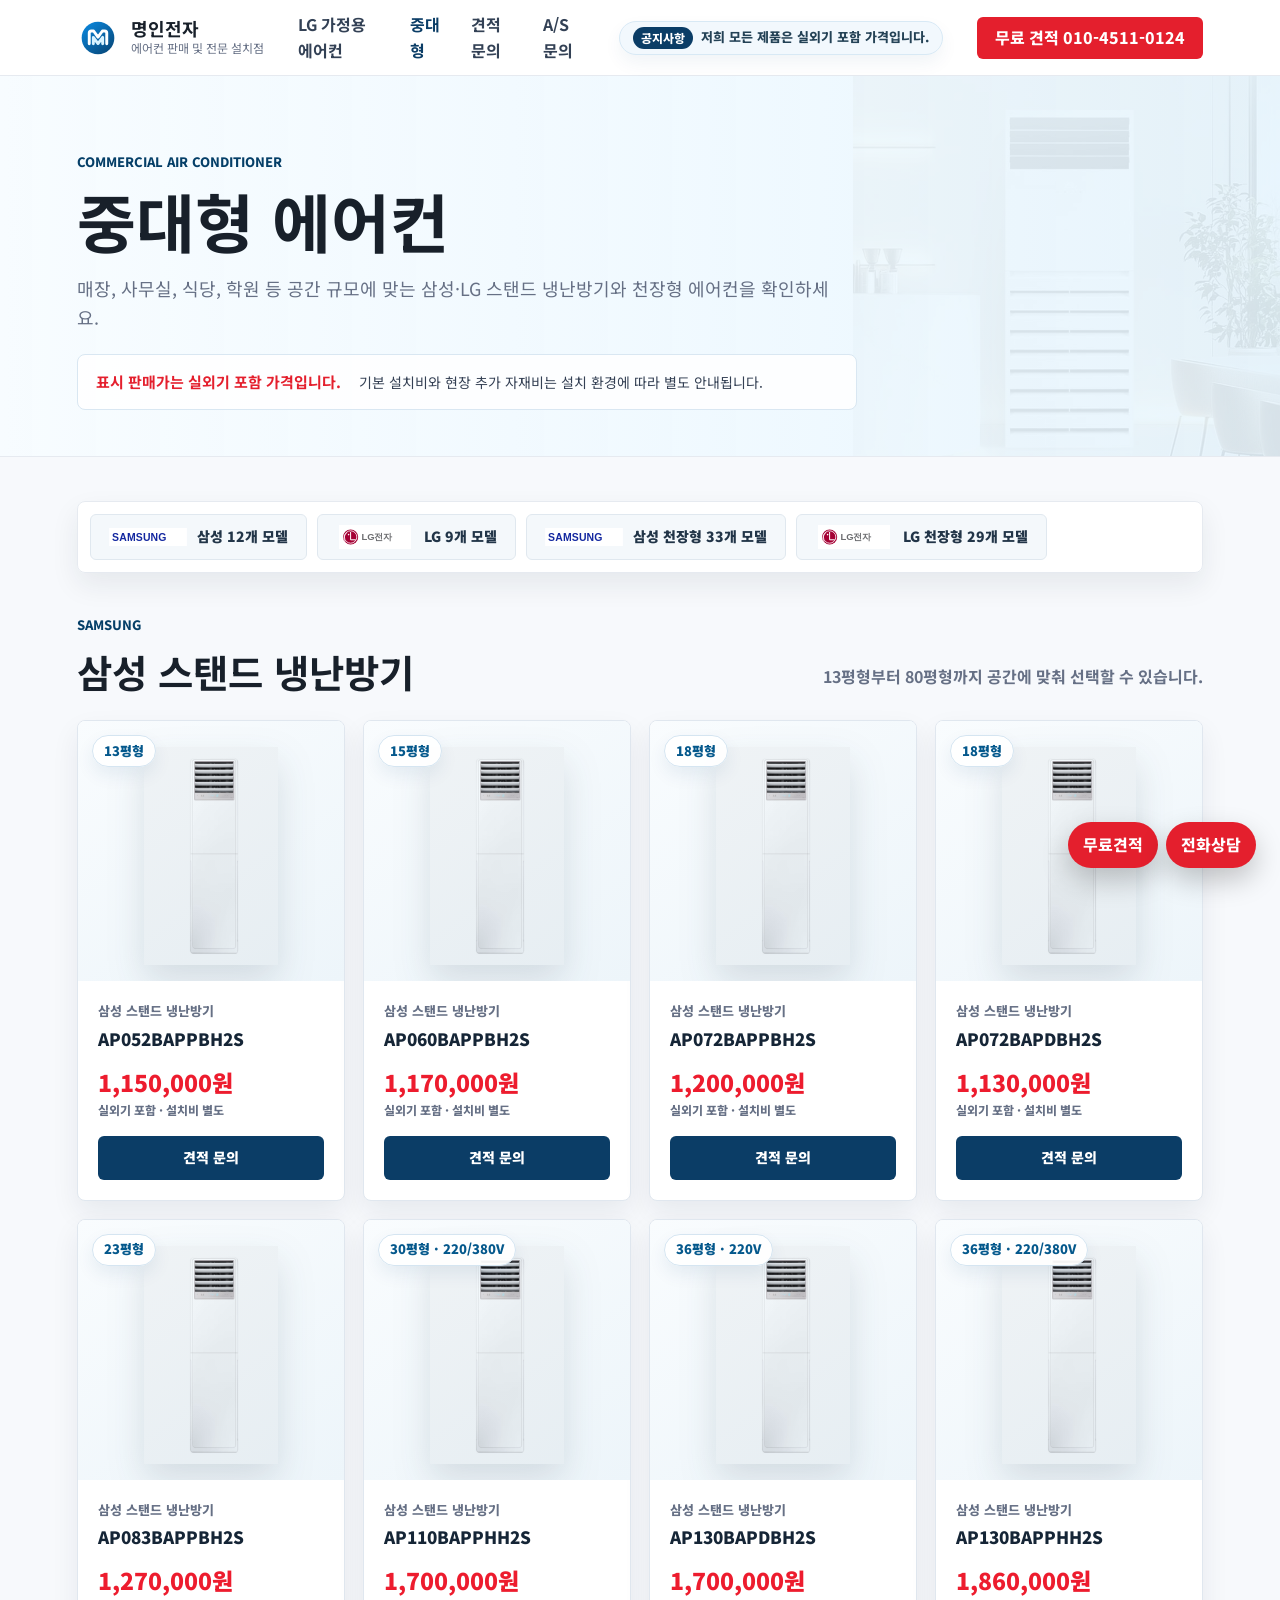
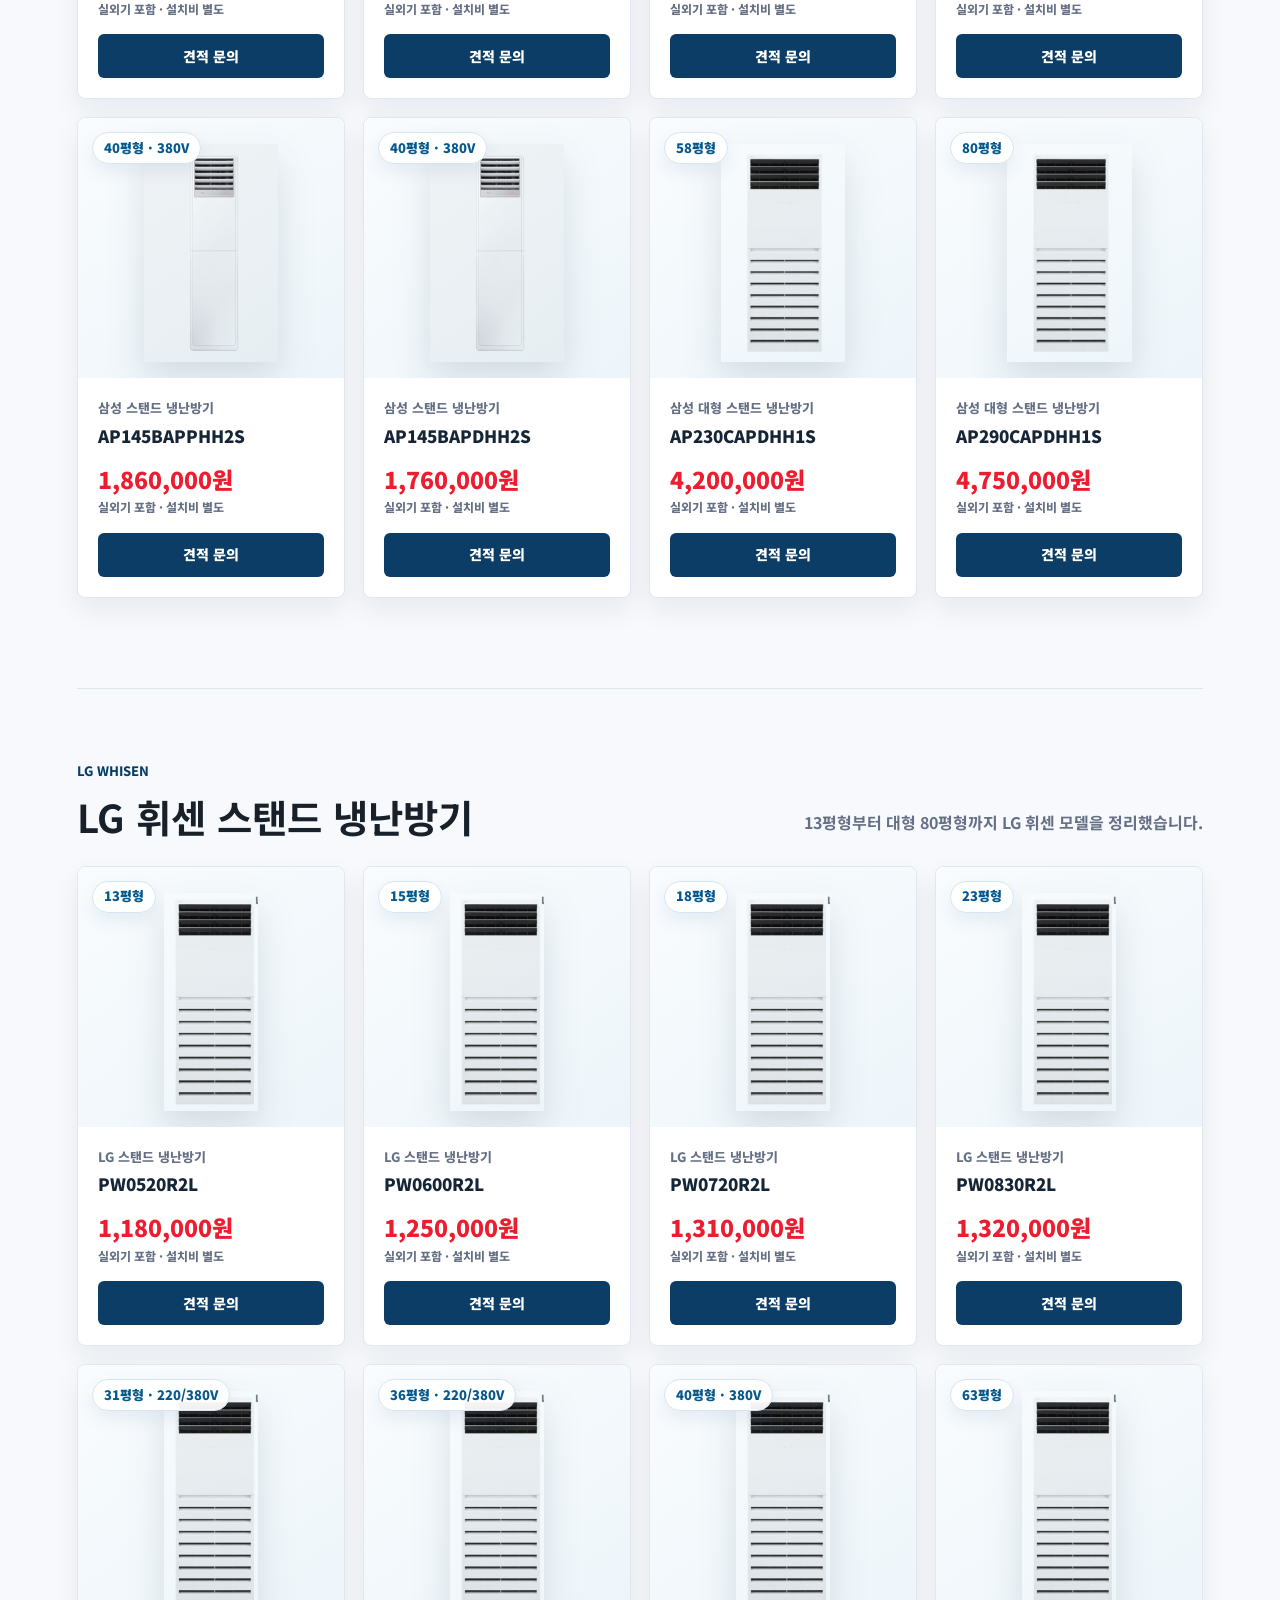
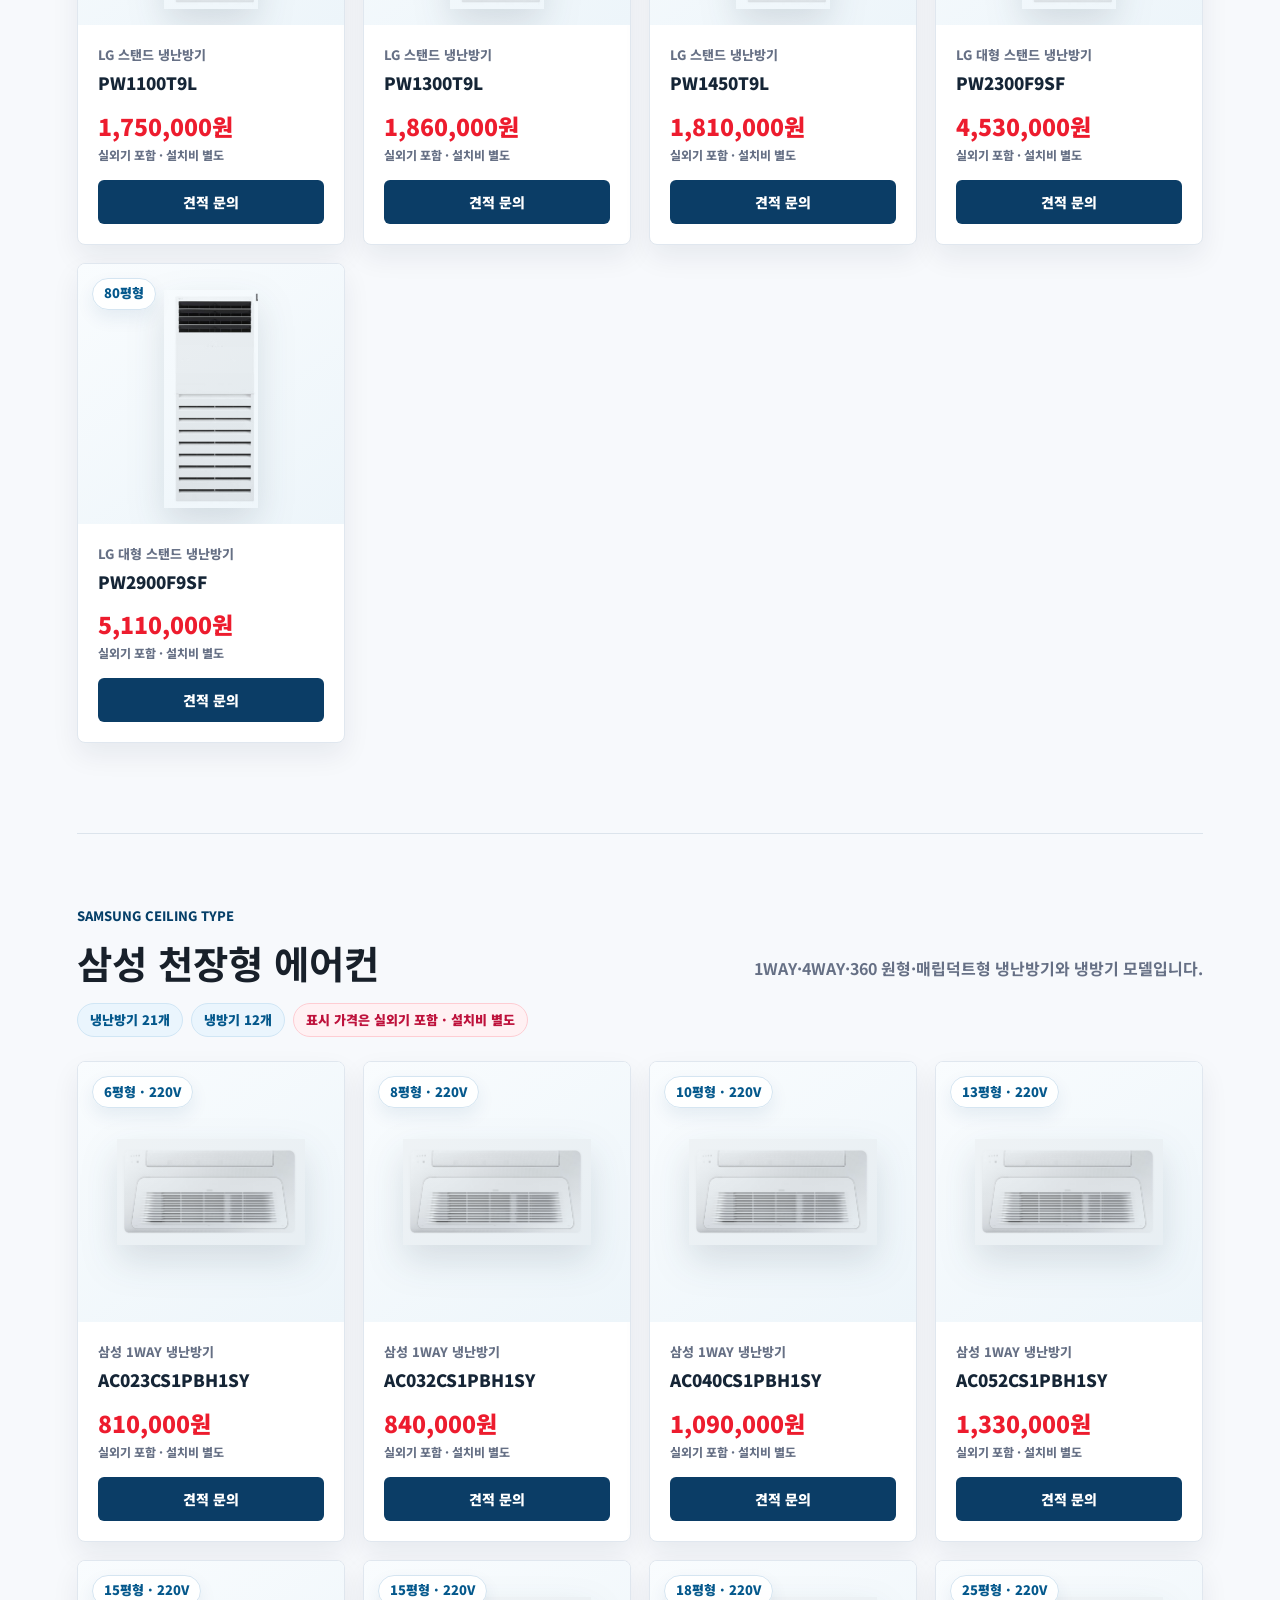
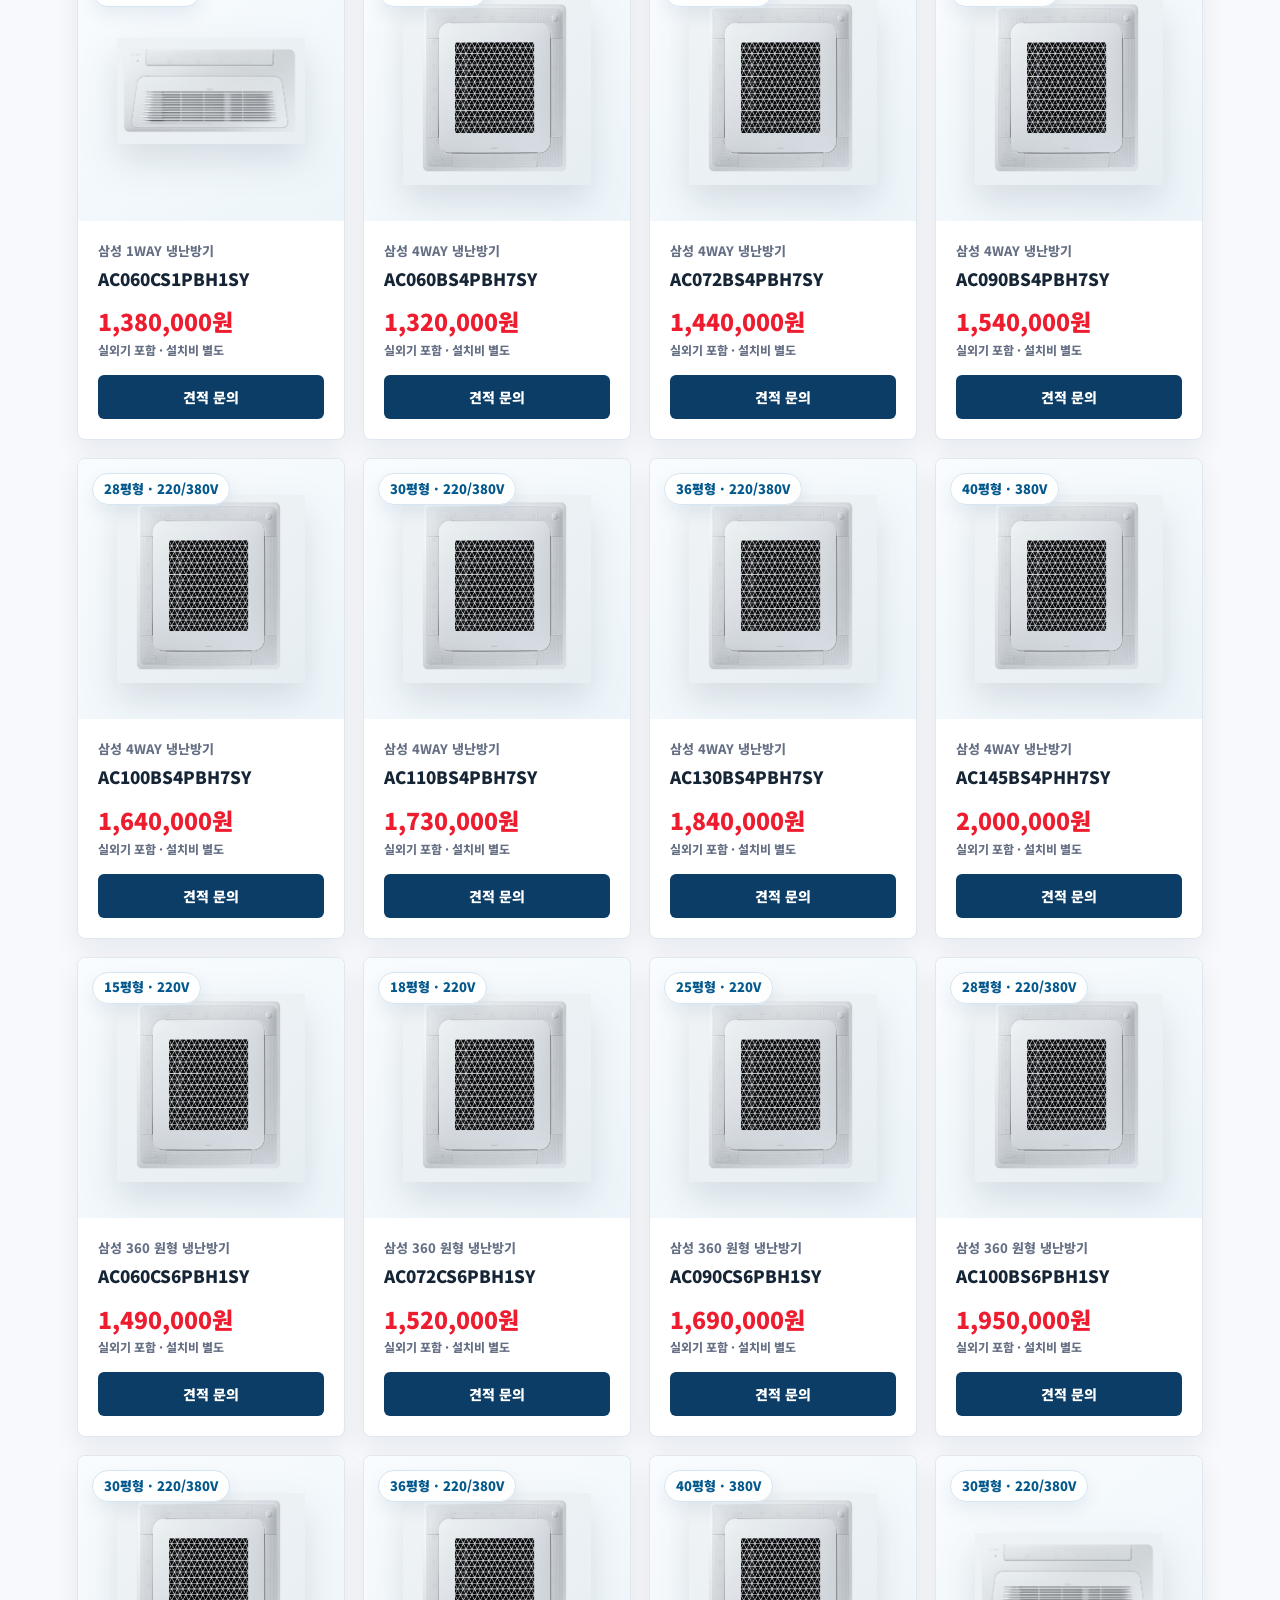
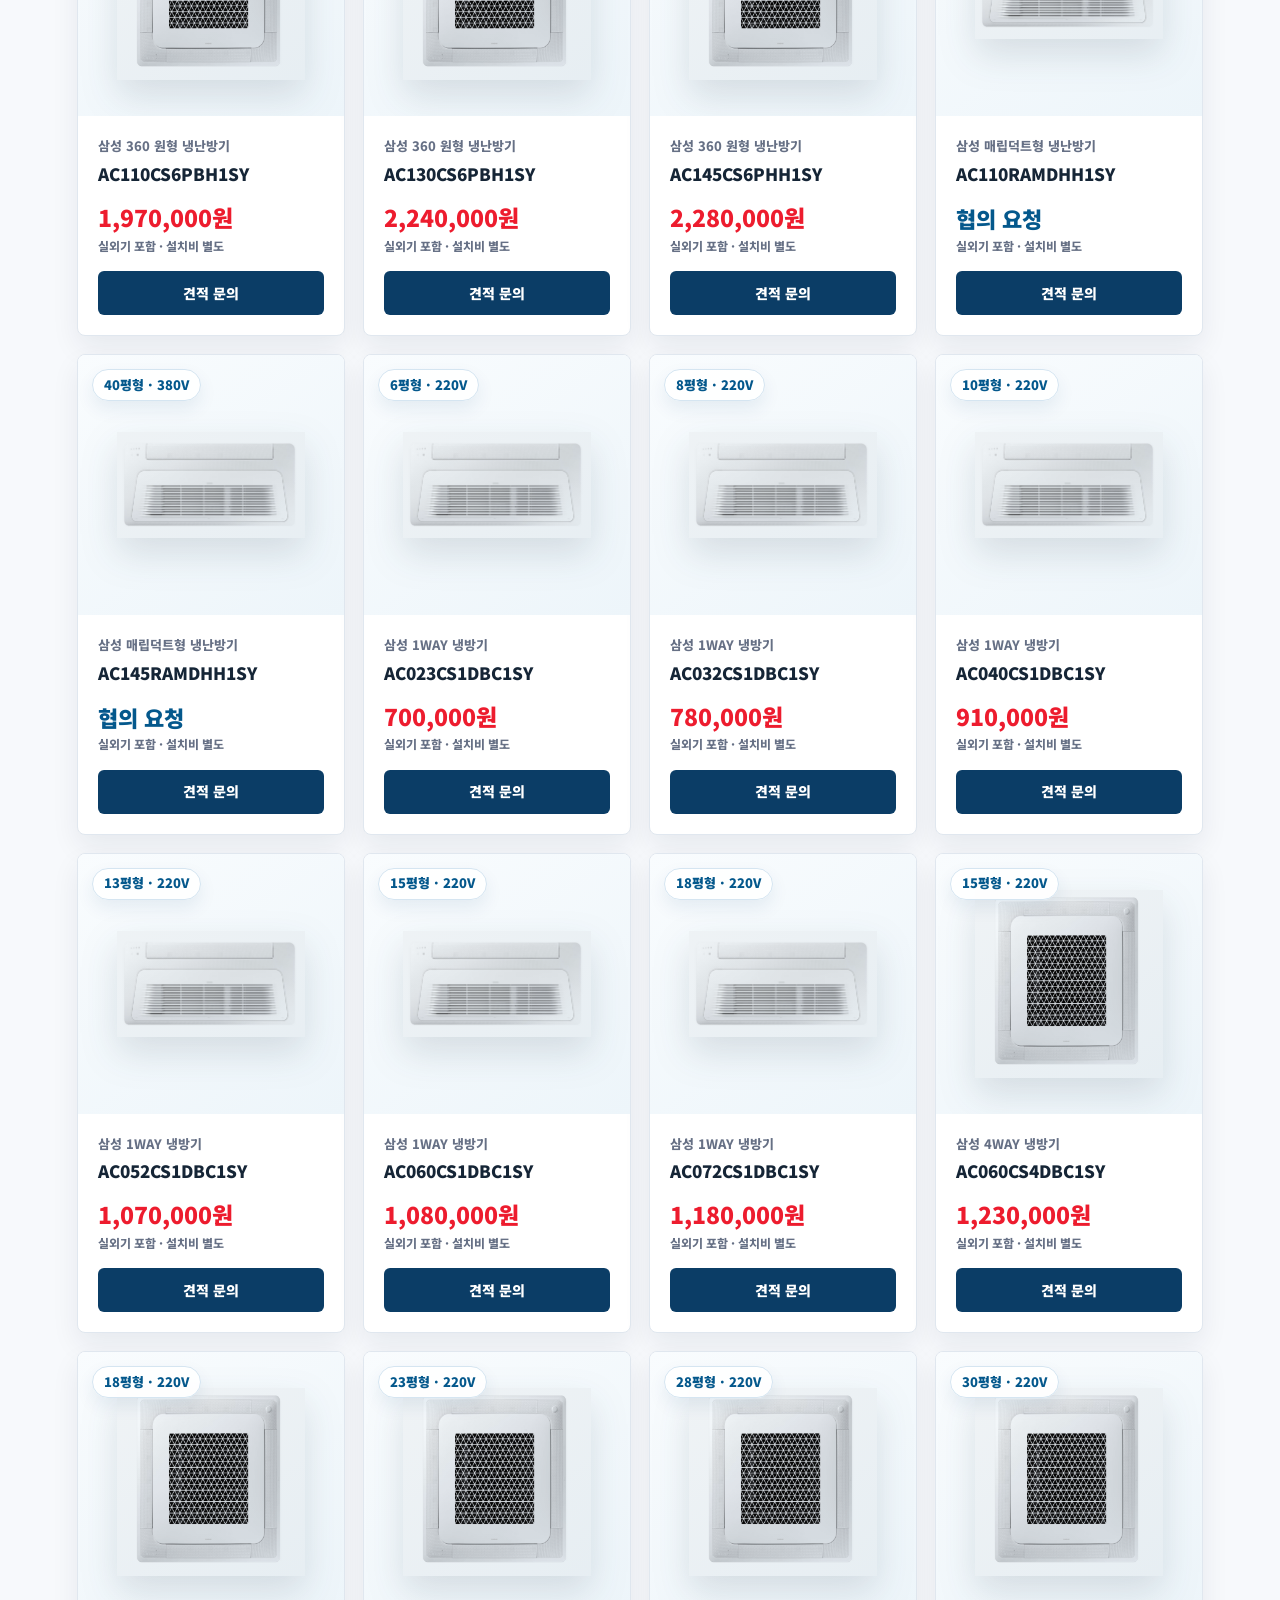
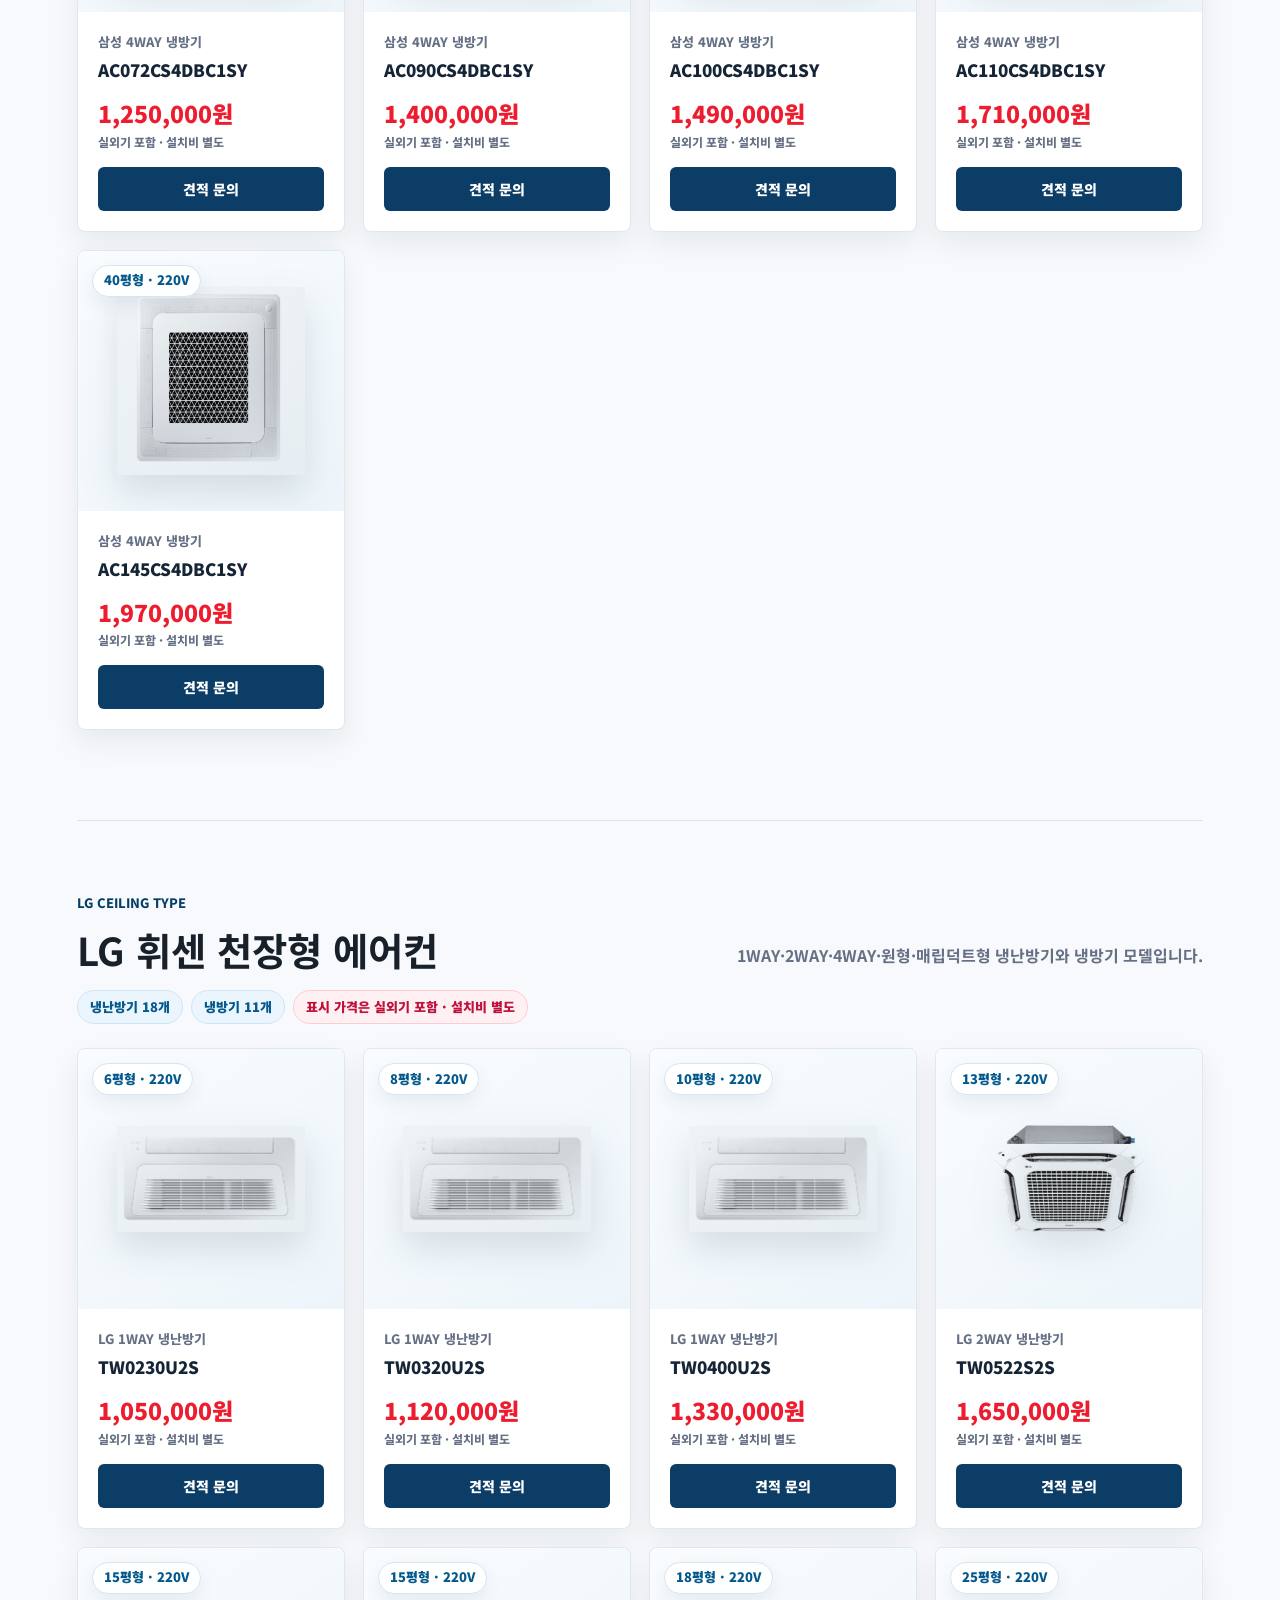
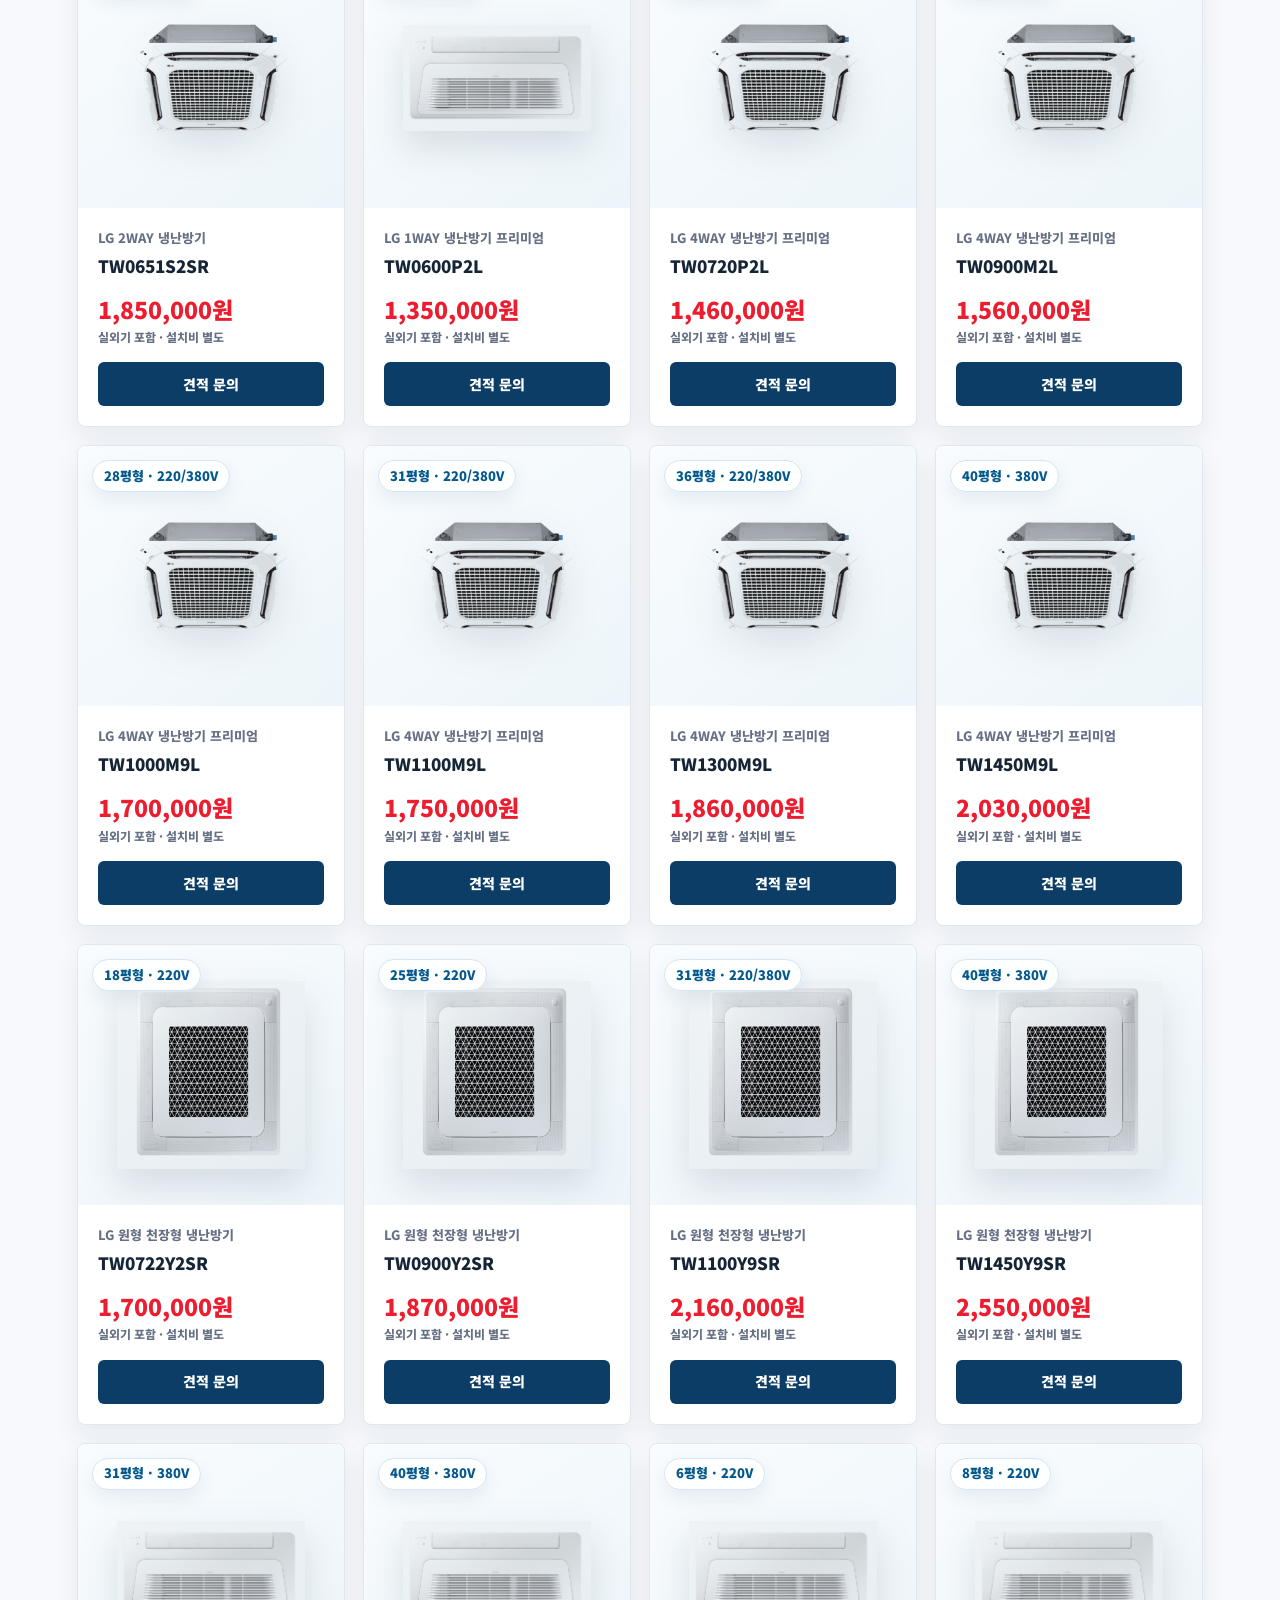
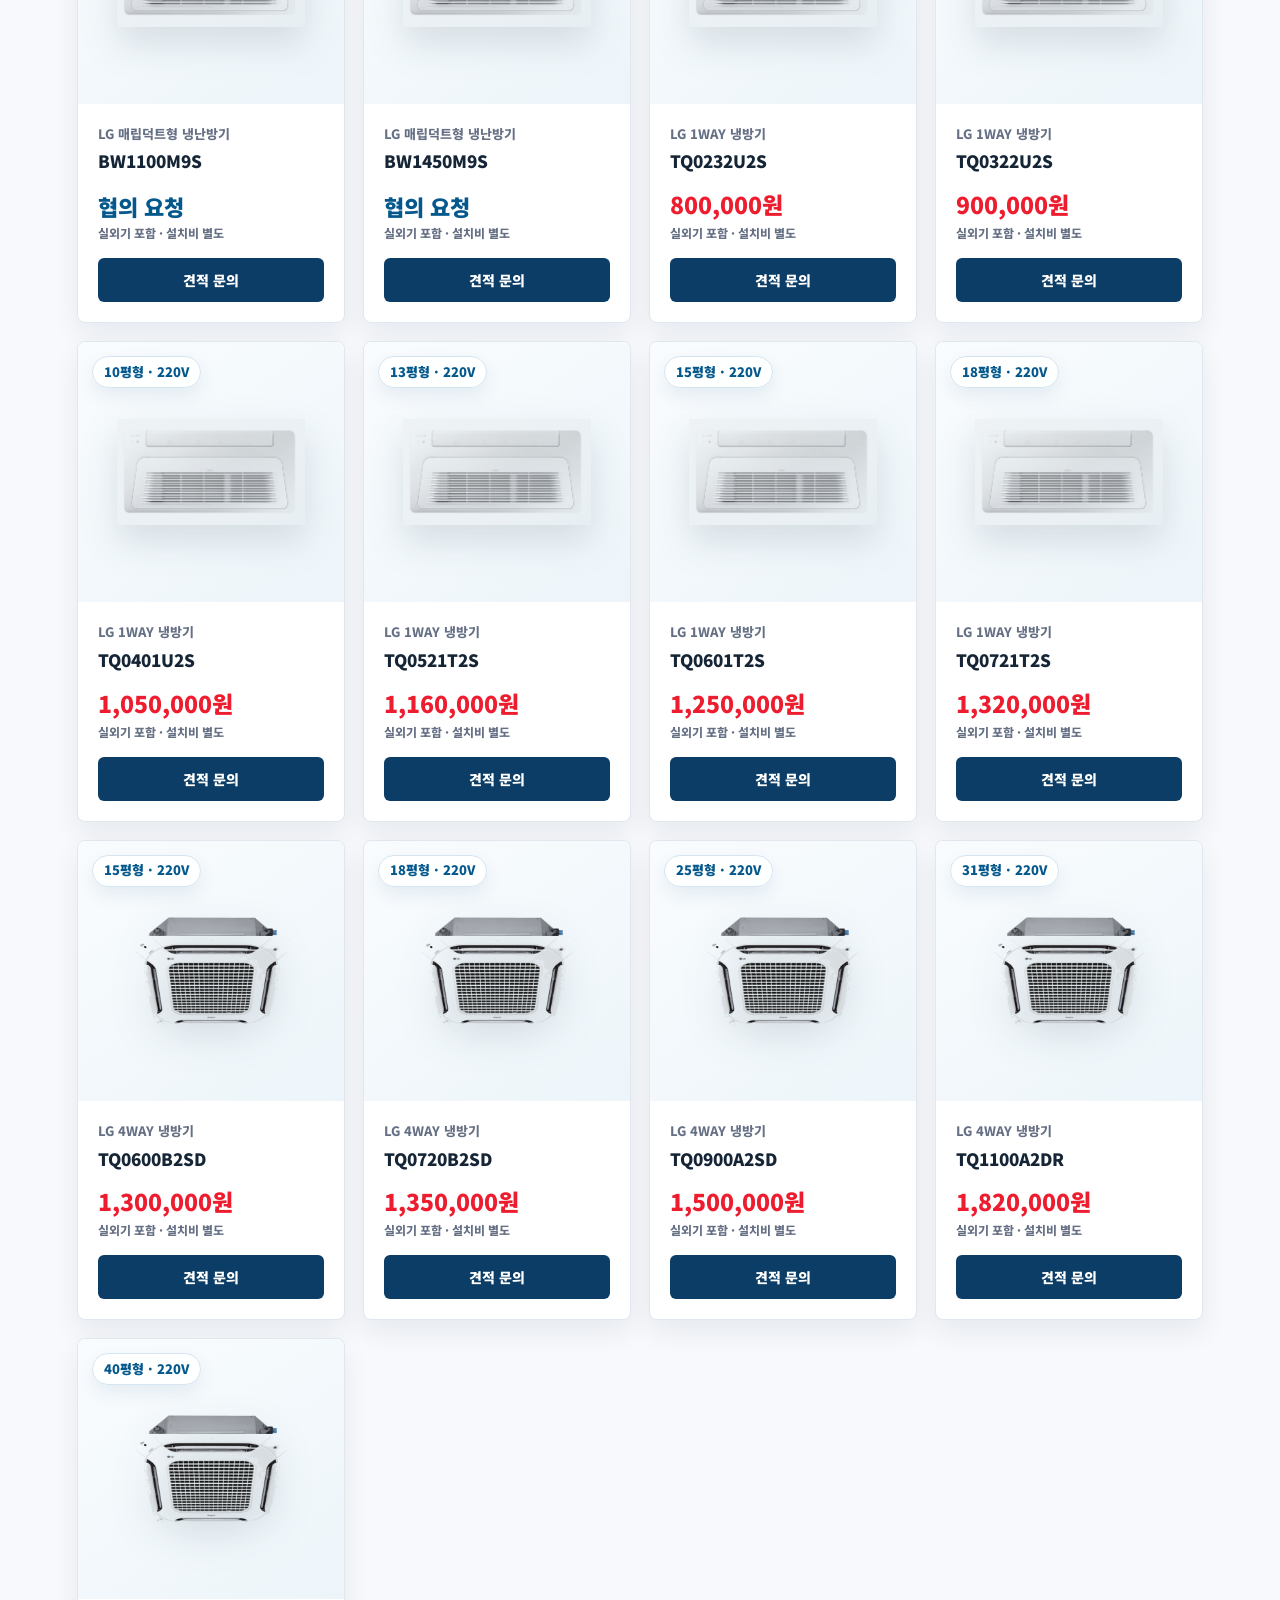
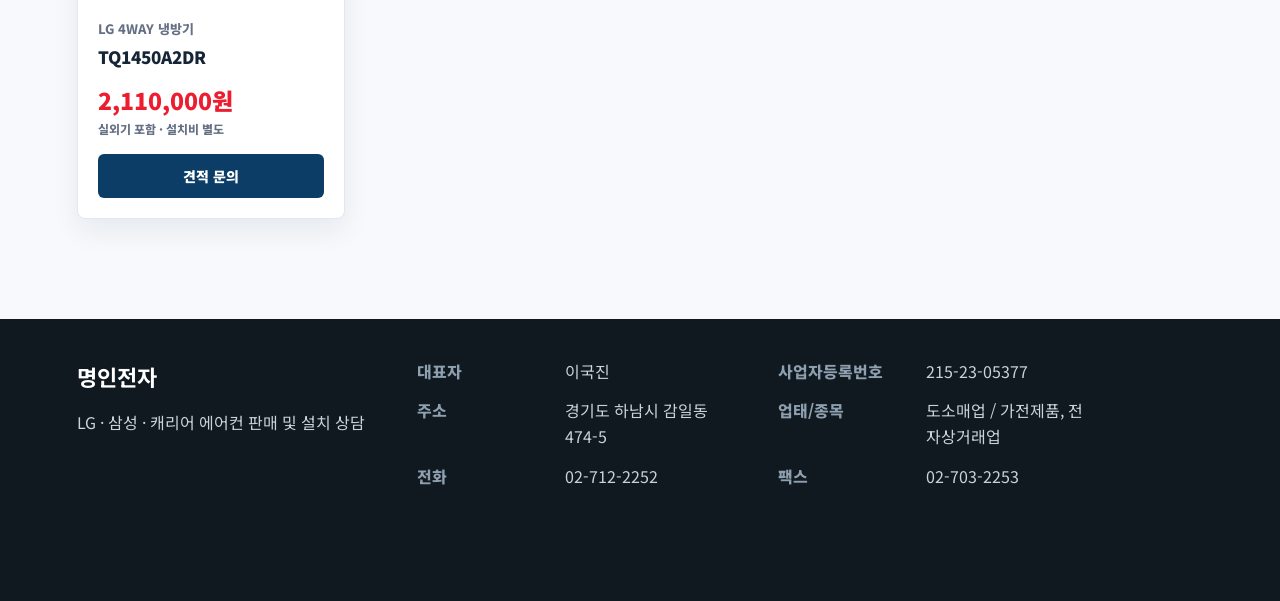
<file: commercial.html>
<!doctype html>
<html lang="ko">
<head>
  <meta charset="utf-8">
  <meta name="viewport" content="width=device-width, initial-scale=1">
  <title>중대형 에어컨 가격 | 삼성·LG 스탠드·천장형 명인전자</title>
  <meta name="description" content="삼성·LG 중대형 스탠드 냉난방기와 삼성·LG 천장형 에어컨의 모델별 판매가를 확인하세요. 실외기 포함 가격이며 설치 조건에 따른 무료 견적을 안내합니다.">
  <meta name="robots" content="index,follow,max-image-preview:large,max-snippet:-1">
  <meta name="author" content="명인전자">
  <meta name="theme-color" content="#ffffff">
  <meta property="og:locale" content="ko_KR">
  <meta property="og:type" content="website">
  <meta property="og:site_name" content="명인전자">
  <meta property="og:title" content="삼성·LG 중대형 스탠드·천장형 에어컨 가격 | 명인전자">
  <meta property="og:description" content="중대형 스탠드 냉난방기와 삼성·LG 천장형 에어컨 모델별 판매가를 비교하세요.">
  <meta property="og:image" content="https://www.icewind.co.kr/assets/commercial-lg-interior-floor.png">
  <meta property="og:url" content="https://www.icewind.co.kr/commercial.html">
  <meta name="twitter:card" content="summary_large_image">
  <meta name="twitter:title" content="중대형 에어컨 가격 | 삼성·LG 스탠드·천장형 명인전자">
  <meta name="twitter:description" content="중대형 스탠드 냉난방기와 삼성·LG 천장형 에어컨 모델별 판매가를 비교하세요.">
  <meta name="twitter:image" content="https://www.icewind.co.kr/assets/commercial-lg-interior-floor.png">
  <link rel="icon" href="assets/logo.svg?v=20260703-02" type="image/svg+xml">
  <link rel="canonical" href="https://www.icewind.co.kr/commercial.html">
  <link rel="preconnect" href="https://fonts.googleapis.com">
  <link rel="preconnect" href="https://fonts.gstatic.com" crossorigin>
  <link href="https://fonts.googleapis.com/css2?family=Noto+Sans+KR:wght@400;500;700;800&display=swap" rel="stylesheet">
  <link rel="stylesheet" href="styles.css?v=20260711-03">
  <script type="application/ld+json">
  {
    "@context": "https://schema.org",
    "@type": "CollectionPage",
    "name": "삼성·LG 중대형 에어컨 판매 품목",
    "description": "중대형 스탠드 냉난방기와 삼성·LG 천장형 에어컨 모델별 판매가 안내",
    "provider": {
      "@type": "LocalBusiness",
      "name": "명인전자",
      "telephone": "+82-10-4511-0124",
      "address": {
        "@type": "PostalAddress",
        "streetAddress": "감일동 474-5",
        "addressLocality": "하남시",
        "addressRegion": "경기도",
        "addressCountry": "KR"
      }
    }
  }
  </script>
</head>
<body>
  <header class="site-header">
    <a class="brand" href="index.html" aria-label="명인전자 홈">
      <img class="brand-logo" src="assets/logo.svg?v=20260703-02" alt="" width="42" height="42">
      <span><strong>명인전자</strong><small>에어컨 판매 및 전문 설치점</small></span>
    </a>
    <nav class="main-nav" aria-label="주요 메뉴">
      <a href="lg-home.html">LG 가정용 에어컨</a>
      <a class="active-link" href="commercial.html">중대형</a>
      <a href="index.html#quote">견적문의</a>
      <a href="as.html">A/S 문의</a>
    </nav>
    <p class="header-notice"><span>공지사항</span>저희 모든 제품은 실외기 포함 가격입니다.</p>
    <div class="header-actions">
      <a class="header-call" href="tel:010-4511-0124">무료 견적 010-4511-0124</a>
    </div>
  </header>

  <main>
    <section class="page-hero commercial-page-hero">
      <p class="eyebrow">Commercial Air Conditioner</p>
      <h1>중대형 에어컨</h1>
      <p>매장, 사무실, 식당, 학원 등 공간 규모에 맞는 삼성·LG 스탠드 냉난방기와 천장형 에어컨을 확인하세요.</p>
      <div class="commercial-page-notice">
        <strong>표시 판매가는 실외기 포함 가격입니다.</strong>
        <span>기본 설치비와 현장 추가 자재비는 설치 환경에 따라 별도 안내됩니다.</span>
      </div>
    </section>

    <section class="commercial-catalog">
      <nav class="commercial-brand-nav" aria-label="중대형 브랜드 바로가기">
        <a href="#samsung-products"><img src="assets/samsung-logo.svg" alt="삼성"> 삼성 12개 모델</a>
        <a href="#lg-products"><img src="assets/lg-logo.svg" alt="LG전자"> LG 9개 모델</a>
        <a href="#samsung-ceiling-products"><img src="assets/samsung-logo.svg" alt="삼성"> 삼성 천장형 33개 모델</a>
        <a href="#lg-ceiling-products"><img src="assets/lg-logo.svg" alt="LG전자"> LG 천장형 29개 모델</a>
      </nav>

      <section id="samsung-products" class="commercial-brand-section">
        <div class="commercial-section-head">
          <div><p class="eyebrow">Samsung</p><h2>삼성 스탠드 냉난방기</h2></div>
          <p>13평형부터 80평형까지 공간에 맞춰 선택할 수 있습니다.</p>
        </div>
        <div class="commercial-product-grid">
          <article class="commercial-product-card" data-brand="samsung"><div class="commercial-card-media"><span>13평형</span><img src="assets/commercial-samsung-floor-slim.png" alt="삼성 스탠드 냉난방기 13평형"></div><div class="commercial-card-body"><small>삼성 스탠드 냉난방기</small><h3>AP052BAPPBH2S</h3><p class="commercial-price">1,150,000원</p><p class="commercial-included">실외기 포함 · 설치비 별도</p><a href="index.html#quote">견적 문의</a></div></article>
          <article class="commercial-product-card" data-brand="samsung"><div class="commercial-card-media"><span>15평형</span><img src="assets/commercial-samsung-floor-slim.png" alt="삼성 스탠드 냉난방기 15평형"></div><div class="commercial-card-body"><small>삼성 스탠드 냉난방기</small><h3>AP060BAPPBH2S</h3><p class="commercial-price">1,170,000원</p><p class="commercial-included">실외기 포함 · 설치비 별도</p><a href="index.html#quote">견적 문의</a></div></article>
          <article class="commercial-product-card" data-brand="samsung"><div class="commercial-card-media"><span>18평형</span><img src="assets/commercial-samsung-floor-slim.png" alt="삼성 스탠드 냉난방기 18평형"></div><div class="commercial-card-body"><small>삼성 스탠드 냉난방기</small><h3>AP072BAPPBH2S</h3><p class="commercial-price">1,200,000원</p><p class="commercial-included">실외기 포함 · 설치비 별도</p><a href="index.html#quote">견적 문의</a></div></article>
          <article class="commercial-product-card" data-brand="samsung"><div class="commercial-card-media"><span>18평형</span><img src="assets/commercial-samsung-floor-slim.png" alt="삼성 스탠드 냉난방기 18평형"></div><div class="commercial-card-body"><small>삼성 스탠드 냉난방기</small><h3>AP072BAPDBH2S</h3><p class="commercial-price">1,130,000원</p><p class="commercial-included">실외기 포함 · 설치비 별도</p><a href="index.html#quote">견적 문의</a></div></article>
          <article class="commercial-product-card" data-brand="samsung"><div class="commercial-card-media"><span>23평형</span><img src="assets/commercial-samsung-floor-slim.png" alt="삼성 스탠드 냉난방기 23평형"></div><div class="commercial-card-body"><small>삼성 스탠드 냉난방기</small><h3>AP083BAPPBH2S</h3><p class="commercial-price">1,270,000원</p><p class="commercial-included">실외기 포함 · 설치비 별도</p><a href="index.html#quote">견적 문의</a></div></article>
          <article class="commercial-product-card" data-brand="samsung"><div class="commercial-card-media"><span>30평형 · 220/380V</span><img src="assets/commercial-samsung-floor-slim.png" alt="삼성 스탠드 냉난방기 30평형"></div><div class="commercial-card-body"><small>삼성 스탠드 냉난방기</small><h3>AP110BAPPHH2S</h3><p class="commercial-price">1,700,000원</p><p class="commercial-included">실외기 포함 · 설치비 별도</p><a href="index.html#quote">견적 문의</a></div></article>
          <article class="commercial-product-card" data-brand="samsung"><div class="commercial-card-media"><span>36평형 · 220V</span><img src="assets/commercial-samsung-floor-slim.png" alt="삼성 스탠드 냉난방기 36평형"></div><div class="commercial-card-body"><small>삼성 스탠드 냉난방기</small><h3>AP130BAPDBH2S</h3><p class="commercial-price">1,700,000원</p><p class="commercial-included">실외기 포함 · 설치비 별도</p><a href="index.html#quote">견적 문의</a></div></article>
          <article class="commercial-product-card" data-brand="samsung"><div class="commercial-card-media"><span>36평형 · 220/380V</span><img src="assets/commercial-samsung-floor-slim.png" alt="삼성 스탠드 냉난방기 36평형"></div><div class="commercial-card-body"><small>삼성 스탠드 냉난방기</small><h3>AP130BAPPHH2S</h3><p class="commercial-price">1,860,000원</p><p class="commercial-included">실외기 포함 · 설치비 별도</p><a href="index.html#quote">견적 문의</a></div></article>
          <article class="commercial-product-card" data-brand="samsung"><div class="commercial-card-media"><span>40평형 · 380V</span><img src="assets/commercial-samsung-floor-slim.png" alt="삼성 스탠드 냉난방기 40평형"></div><div class="commercial-card-body"><small>삼성 스탠드 냉난방기</small><h3>AP145BAPPHH2S</h3><p class="commercial-price">1,860,000원</p><p class="commercial-included">실외기 포함 · 설치비 별도</p><a href="index.html#quote">견적 문의</a></div></article>
          <article class="commercial-product-card" data-brand="samsung"><div class="commercial-card-media"><span>40평형 · 380V</span><img src="assets/commercial-samsung-floor-slim.png" alt="삼성 스탠드 냉난방기 40평형"></div><div class="commercial-card-body"><small>삼성 스탠드 냉난방기</small><h3>AP145BAPDHH2S</h3><p class="commercial-price">1,760,000원</p><p class="commercial-included">실외기 포함 · 설치비 별도</p><a href="index.html#quote">견적 문의</a></div></article>
          <article class="commercial-product-card commercial-large-unit" data-brand="samsung"><div class="commercial-card-media"><span>58평형</span><img src="assets/commercial-carrier-floor.png" alt="삼성 스탠드 냉난방기 58평형"></div><div class="commercial-card-body"><small>삼성 대형 스탠드 냉난방기</small><h3>AP230CAPDHH1S</h3><p class="commercial-price">4,200,000원</p><p class="commercial-included">실외기 포함 · 설치비 별도</p><a href="index.html#quote">견적 문의</a></div></article>
          <article class="commercial-product-card commercial-large-unit" data-brand="samsung"><div class="commercial-card-media"><span>80평형</span><img src="assets/commercial-carrier-floor.png" alt="삼성 스탠드 냉난방기 80평형"></div><div class="commercial-card-body"><small>삼성 대형 스탠드 냉난방기</small><h3>AP290CAPDHH1S</h3><p class="commercial-price">4,750,000원</p><p class="commercial-included">실외기 포함 · 설치비 별도</p><a href="index.html#quote">견적 문의</a></div></article>
        </div>
      </section>

      <section id="lg-products" class="commercial-brand-section">
        <div class="commercial-section-head">
          <div><p class="eyebrow">LG Whisen</p><h2>LG 휘센 스탠드 냉난방기</h2></div>
          <p>13평형부터 대형 80평형까지 LG 휘센 모델을 정리했습니다.</p>
        </div>
        <div class="commercial-product-grid">
          <article class="commercial-product-card" data-brand="lg"><div class="commercial-card-media"><span>13평형</span><img src="assets/commercial-lg-whisen-floor.png" alt="LG 스탠드 냉난방기 13평형"></div><div class="commercial-card-body"><small>LG 스탠드 냉난방기</small><h3>PW0520R2L</h3><p class="commercial-price">1,180,000원</p><p class="commercial-included">실외기 포함 · 설치비 별도</p><a href="index.html#quote">견적 문의</a></div></article>
          <article class="commercial-product-card" data-brand="lg"><div class="commercial-card-media"><span>15평형</span><img src="assets/commercial-lg-whisen-floor.png" alt="LG 스탠드 냉난방기 15평형"></div><div class="commercial-card-body"><small>LG 스탠드 냉난방기</small><h3>PW0600R2L</h3><p class="commercial-price">1,250,000원</p><p class="commercial-included">실외기 포함 · 설치비 별도</p><a href="index.html#quote">견적 문의</a></div></article>
          <article class="commercial-product-card" data-brand="lg"><div class="commercial-card-media"><span>18평형</span><img src="assets/commercial-lg-whisen-floor.png" alt="LG 스탠드 냉난방기 18평형"></div><div class="commercial-card-body"><small>LG 스탠드 냉난방기</small><h3>PW0720R2L</h3><p class="commercial-price">1,310,000원</p><p class="commercial-included">실외기 포함 · 설치비 별도</p><a href="index.html#quote">견적 문의</a></div></article>
          <article class="commercial-product-card" data-brand="lg"><div class="commercial-card-media"><span>23평형</span><img src="assets/commercial-lg-whisen-floor.png" alt="LG 스탠드 냉난방기 23평형"></div><div class="commercial-card-body"><small>LG 스탠드 냉난방기</small><h3>PW0830R2L</h3><p class="commercial-price">1,320,000원</p><p class="commercial-included">실외기 포함 · 설치비 별도</p><a href="index.html#quote">견적 문의</a></div></article>
          <article class="commercial-product-card" data-brand="lg"><div class="commercial-card-media"><span>31평형 · 220/380V</span><img src="assets/commercial-lg-whisen-floor.png" alt="LG 스탠드 냉난방기 31평형"></div><div class="commercial-card-body"><small>LG 스탠드 냉난방기</small><h3>PW1100T9L</h3><p class="commercial-price">1,750,000원</p><p class="commercial-included">실외기 포함 · 설치비 별도</p><a href="index.html#quote">견적 문의</a></div></article>
          <article class="commercial-product-card" data-brand="lg"><div class="commercial-card-media"><span>36평형 · 220/380V</span><img src="assets/commercial-lg-whisen-floor.png" alt="LG 스탠드 냉난방기 36평형"></div><div class="commercial-card-body"><small>LG 스탠드 냉난방기</small><h3>PW1300T9L</h3><p class="commercial-price">1,860,000원</p><p class="commercial-included">실외기 포함 · 설치비 별도</p><a href="index.html#quote">견적 문의</a></div></article>
          <article class="commercial-product-card" data-brand="lg"><div class="commercial-card-media"><span>40평형 · 380V</span><img src="assets/commercial-lg-whisen-floor.png" alt="LG 스탠드 냉난방기 40평형"></div><div class="commercial-card-body"><small>LG 스탠드 냉난방기</small><h3>PW1450T9L</h3><p class="commercial-price">1,810,000원</p><p class="commercial-included">실외기 포함 · 설치비 별도</p><a href="index.html#quote">견적 문의</a></div></article>
          <article class="commercial-product-card commercial-large-unit" data-brand="lg"><div class="commercial-card-media"><span>63평형</span><img src="assets/commercial-lg-whisen-floor.png" alt="LG 스탠드 냉난방기 63평형"></div><div class="commercial-card-body"><small>LG 대형 스탠드 냉난방기</small><h3>PW2300F9SF</h3><p class="commercial-price">4,530,000원</p><p class="commercial-included">실외기 포함 · 설치비 별도</p><a href="index.html#quote">견적 문의</a></div></article>
          <article class="commercial-product-card commercial-large-unit" data-brand="lg"><div class="commercial-card-media"><span>80평형</span><img src="assets/commercial-lg-whisen-floor.png" alt="LG 스탠드 냉난방기 80평형"></div><div class="commercial-card-body"><small>LG 대형 스탠드 냉난방기</small><h3>PW2900F9SF</h3><p class="commercial-price">5,110,000원</p><p class="commercial-included">실외기 포함 · 설치비 별도</p><a href="index.html#quote">견적 문의</a></div></article>
        </div>
      </section>

      <section id="samsung-ceiling-products" class="commercial-brand-section">
        <div class="commercial-section-head">
          <div><p class="eyebrow">Samsung Ceiling Type</p><h2>삼성 천장형 에어컨</h2></div>
          <p>1WAY·4WAY·360 원형·매립덕트형 냉난방기와 냉방기 모델입니다.</p>
        </div>
        <div class="commercial-ceiling-guide">
          <span>냉난방기 21개</span>
          <span>냉방기 12개</span>
          <strong>표시 가격은 실외기 포함 · 설치비 별도</strong>
        </div>
        <div class="commercial-product-grid" data-samsung-ceiling-list></div>
      </section>

      <section id="lg-ceiling-products" class="commercial-brand-section">
        <div class="commercial-section-head">
          <div><p class="eyebrow">LG Ceiling Type</p><h2>LG 휘센 천장형 에어컨</h2></div>
          <p>1WAY·2WAY·4WAY·원형·매립덕트형 냉난방기와 냉방기 모델입니다.</p>
        </div>
        <div class="commercial-ceiling-guide">
          <span>냉난방기 18개</span>
          <span>냉방기 11개</span>
          <strong>표시 가격은 실외기 포함 · 설치비 별도</strong>
        </div>
        <div class="commercial-product-grid" data-commercial-ceiling-list></div>
      </section>
    </section>
  </main>

  <footer class="site-footer">
    <div><strong>명인전자</strong><p>LG · 삼성 · 캐리어 에어컨 판매 및 설치 상담</p></div>
    <dl>
      <div><dt>대표자</dt><dd>이국진</dd></div>
      <div><dt>사업자등록번호</dt><dd>215-23-05377</dd></div>
      <div><dt>주소</dt><dd>경기도 하남시 감일동 474-5</dd></div>
      <div><dt>업태/종목</dt><dd>도소매업 / 가전제품, 전자상거래업</dd></div>
      <div><dt>전화</dt><dd>02-712-2252</dd></div>
      <div><dt>팩스</dt><dd>02-703-2253</dd></div>
    </dl>
  </footer>
  <div class="quick-bar" aria-label="빠른 문의"><a href="tel:010-4511-0124">무료견적</a><a href="tel:02-712-2252">전화상담</a></div>

  <script src="script.js?v=20260710-01"></script>
</body>
</html>
</file>
<file: styles.css>
:root {
  --ink: #18202a;
  --muted: #667085;
  --line: #e6eaf0;
  --brand: #0a77c8;
  --brand-dark: #0b3d66;
  --accent: #e41f2d;
  --soft: #f4f8fb;
  --white: #fff;
  --shadow: 0 18px 50px rgba(18, 31, 49, .14);
}

* {
  box-sizing: border-box;
}

html {
  scroll-behavior: smooth;
}

body {
  margin: 0;
  font-family: "Noto Sans KR", Arial, sans-serif;
  color: var(--ink);
  background: var(--white);
  line-height: 1.6;
}

a {
  color: inherit;
  text-decoration: none;
}

.site-header {
  position: sticky;
  top: 0;
  z-index: 20;
  display: flex;
  align-items: center;
  justify-content: space-between;
  gap: 34px;
  min-height: 76px;
  padding: 0 6vw;
  background: rgba(255, 255, 255, .94);
  border-bottom: 1px solid var(--line);
  backdrop-filter: blur(12px);
}

.brand {
  display: flex;
  align-items: center;
  gap: 12px;
  min-width: max-content;
}

.brand-logo {
  display: block;
  width: 42px;
  height: 42px;
  flex: 0 0 auto;
}

.brand strong,
.brand small {
  display: block;
}

.brand strong {
  font-size: 18px;
  line-height: 1.2;
  white-space: nowrap;
}

.brand small {
  margin-top: -2px;
  color: var(--muted);
  font-size: 12px;
}

.header-notice {
  display: inline-flex;
  max-width: 360px;
  min-height: 34px;
  align-items: center;
  gap: 8px;
  margin: 0;
  padding: 0 13px;
  color: #244256;
  font-size: 13px;
  font-weight: 800;
  background: #f2f8fd;
  border: 1px solid #d8e9f5;
  border-radius: 999px;
  box-shadow: 0 8px 18px rgba(13, 71, 115, .06);
  white-space: nowrap;
}

.header-notice span {
  display: inline-flex;
  min-height: 22px;
  align-items: center;
  padding: 0 8px;
  color: #fff;
  font-size: 12px;
  background: var(--brand-dark);
  border-radius: 999px;
}

.main-nav {
  display: flex;
  justify-content: center;
  gap: 30px;
  color: #334155;
  font-size: 16px;
  font-weight: 700;
  letter-spacing: 0;
}

.main-nav a:hover {
  color: var(--brand);
}

.main-nav .active-link {
  color: var(--brand-dark);
}

.header-call {
  display: inline-flex;
  align-items: center;
  justify-content: center;
  min-height: 42px;
  padding: 0 18px;
  color: var(--white);
  font-weight: 800;
  background: var(--accent);
  border-radius: 6px;
}

.header-actions {
  display: flex;
  align-items: center;
  gap: 8px;
  min-width: max-content;
}

.auth-button {
  min-height: 38px;
  padding: 0 12px;
  color: #334155;
  font: inherit;
  font-size: 14px;
  font-weight: 800;
  background: #fff;
  border: 1px solid #d7e2ec;
  border-radius: 6px;
  cursor: pointer;
}

.auth-button:hover {
  color: var(--brand-dark);
  border-color: #adc7dc;
}

.primary-auth {
  color: var(--white);
  background: var(--brand-dark);
  border-color: var(--brand-dark);
}

.primary-auth:hover {
  color: var(--white);
}

.auth-modal[hidden] {
  display: none;
}

.auth-modal {
  position: fixed;
  inset: 0;
  z-index: 80;
  display: grid;
  place-items: center;
  padding: 20px;
  background: rgba(11, 24, 38, .54);
}

.auth-dialog {
  position: relative;
  width: min(420px, 100%);
  padding: 24px;
  background: #fff;
  border-radius: 10px;
  box-shadow: 0 24px 70px rgba(0, 0, 0, .28);
}

.auth-close {
  position: absolute;
  top: 12px;
  right: 12px;
  width: 34px;
  height: 34px;
  color: #475467;
  font-size: 22px;
  line-height: 1;
  background: #f2f6fa;
  border: 0;
  border-radius: 50%;
  cursor: pointer;
}

.auth-tabs {
  display: grid;
  grid-template-columns: repeat(3, 1fr);
  gap: 8px;
  margin-bottom: 18px;
  padding-right: 42px;
}

.auth-tabs button {
  min-height: 40px;
  color: #475467;
  font: inherit;
  font-size: 13px;
  font-weight: 900;
  background: #f2f6fa;
  border: 1px solid #dce6ef;
  border-radius: 6px;
  cursor: pointer;
}

.auth-tabs button.active {
  color: #fff;
  background: var(--brand-dark);
  border-color: var(--brand-dark);
}

.auth-form {
  display: none;
  gap: 12px;
}

.auth-form.active {
  display: grid;
}

.auth-form h2 {
  margin: 0 0 4px;
  font-size: 26px;
}

.social-signup {
  display: grid;
  gap: 8px;
}

.social-signup button {
  min-height: 46px;
  font: inherit;
  font-size: 15px;
  font-weight: 900;
  border: 1px solid transparent;
  border-radius: 8px;
  cursor: pointer;
}

.social-signup .kakao {
  color: #191600;
  background: #fee500;
}

.social-signup .google {
  color: #1f2a37;
  background: #fff;
  border-color: #d7e2ec;
}

.social-signup .naver {
  color: #fff;
  background: #03c75a;
}

.auth-divider {
  display: flex;
  align-items: center;
  gap: 10px;
  margin: 2px 0;
  color: #667085;
  font-size: 12px;
  font-weight: 800;
}

.auth-divider::before,
.auth-divider::after {
  content: "";
  flex: 1;
  height: 1px;
  background: #e3e9f0;
}

.auth-form label {
  display: grid;
  gap: 6px;
  color: #1f2a37;
  font-size: 14px;
  font-weight: 900;
}

.auth-form input {
  min-height: 48px;
  padding: 12px 13px;
  font: inherit;
  border: 1px solid #ced7e0;
  border-radius: 8px;
  outline: none;
}

.auth-form input:focus {
  border-color: var(--brand);
  box-shadow: 0 0 0 4px rgba(10, 119, 200, .12);
}

.auth-form button[type="submit"] {
  min-height: 50px;
  margin-top: 4px;
  color: #fff;
  font: inherit;
  font-weight: 900;
  background: var(--accent);
  border: 0;
  border-radius: 8px;
  cursor: pointer;
}

.auth-status {
  min-height: 20px;
  margin: 0;
  color: #0f6b3d;
  font-size: 13px;
  font-weight: 800;
}

.hero {
  position: relative;
  min-height: 560px;
  padding: 0;
  overflow: hidden;
  color: #fff;
  background: #0795ee;
  touch-action: pan-y;
}

.hero::before,
.hero::after {
  content: "";
  position: absolute;
  top: 0;
  bottom: 0;
  z-index: 0;
  width: min(24vw, 330px);
  opacity: .72;
  background: repeating-linear-gradient(96deg, #fff 0 9px, transparent 9px 26px);
  transform: skewX(-8deg);
  pointer-events: none;
}

.hero::before {
  left: -230px;
  clip-path: polygon(0 0, 100% 0, 62% 100%, 0 100%);
}

.hero::after {
  right: -74px;
  clip-path: polygon(38% 0, 100% 0, 100% 100%, 0 100%);
}

.hero-track {
  position: relative;
  z-index: 2;
  display: flex;
  height: 100%;
  min-height: 560px;
  transition: transform .62s ease-in-out;
  will-change: transform;
}

.hero-slide {
  display: grid;
  min-width: 100%;
  grid-template-columns: minmax(0, .95fr) minmax(360px, .75fr);
  gap: 34px;
  align-items: center;
  padding: 72px 6vw 64px;
}

.hero-slide-commercial {
  background:
    radial-gradient(circle at 74% 18%, rgba(255, 255, 255, .22), transparent 28%),
    linear-gradient(135deg, #0795ee 0%, #087bd0 52%, #045a96 100%);
}

.hero-slide-service {
  background:
    radial-gradient(circle at 76% 22%, rgba(255, 255, 255, .2), transparent 30%),
    linear-gradient(135deg, #0a9fe6 0%, #0471bd 48%, #064a7a 100%);
}

.hero-slide-commercial .eyebrow {
  color: rgba(255, 255, 255, .78);
}

.hero-slide-commercial .hero-text {
  color: rgba(255, 255, 255, .9);
  font-weight: 800;
  text-shadow: 0 10px 24px rgba(0, 48, 88, .18);
}

.hero-slide-commercial .hero-points {
  gap: 18px;
}

.hero-slide-commercial .hero-points span {
  position: relative;
  min-height: auto;
  padding: 0 0 0 18px;
  color: rgba(255, 255, 255, .9);
  font-size: 15px;
  background: transparent;
  border: 0;
  border-radius: 0;
}

.hero-slide-commercial .hero-points span::before {
  position: absolute;
  left: 0;
  top: 50%;
  width: 7px;
  height: 7px;
  background: #fff;
  border-radius: 50%;
  box-shadow: 0 0 0 4px rgba(255, 255, 255, .18);
  content: "";
  transform: translateY(-50%);
}

.hero-copy {
  position: relative;
  z-index: 2;
}

.hero-feature-card {
  position: relative;
  z-index: 2;
  display: grid;
  gap: 14px;
  align-self: center;
  padding: 34px;
  color: #12324a;
  background: rgba(255, 255, 255, .9);
  border: 1px solid rgba(255, 255, 255, .7);
  border-radius: 16px;
  box-shadow: 0 28px 54px rgba(0, 62, 120, .2);
}

.hero-feature-card strong {
  color: #053f68;
  font-size: clamp(28px, 3vw, 44px);
  line-height: 1.12;
}

.hero-feature-card p {
  margin: 0;
  color: #405468;
  font-size: 17px;
  font-weight: 800;
  line-height: 1.65;
}

.hero-feature-card span {
  display: inline-flex;
  width: fit-content;
  min-height: 34px;
  align-items: center;
  padding: 0 12px;
  color: #04588c;
  font-size: 14px;
  font-weight: 900;
  background: #eaf6ff;
  border-radius: 999px;
}

.feature-visual {
  position: relative;
  min-height: 166px;
  margin: -8px -8px 2px;
  overflow: hidden;
  background:
    radial-gradient(circle at 46% 35%, rgba(185, 226, 255, .62), transparent 42%),
    linear-gradient(135deg, rgba(245, 251, 255, .96), rgba(229, 244, 255, .74));
  border: 1px solid rgba(0, 104, 168, .1);
  border-radius: 14px;
}

.feature-visual img {
  position: absolute;
  height: auto;
  object-fit: contain;
  filter: drop-shadow(0 22px 28px rgba(20, 60, 95, .18));
}

.commercial-feature-visual .feature-visual-ceiling {
  left: 7%;
  top: 25px;
  width: 42%;
}

.commercial-feature-visual .feature-visual-floor {
  right: 12%;
  bottom: -12px;
  width: 27%;
  max-height: 178px;
}

.delivery-feature-visual img {
  right: 8%;
  bottom: -14px;
  width: 48%;
  max-height: 210px;
}

.delivery-feature-visual .delivery-scene-img {
  inset: 0;
  width: 100%;
  max-height: none;
  height: 100%;
  opacity: .78;
  filter: none;
}

.delivery-feature-visual .delivery-product-img {
  right: 4%;
  bottom: -18px;
  width: 42%;
  max-height: 206px;
}

.delivery-feature-visual::before {
  position: absolute;
  left: 20px;
  top: 22px;
  color: #04588c;
  font-size: 15px;
  font-weight: 900;
  line-height: 1.45;
  white-space: pre;
  content: "서울 전지역\A무료 배송";
}

.delivery-feature-card {
  gap: 16px;
}

.delivery-feature-card .feature-kicker {
  margin: 0;
  color: #0068a8;
  font-size: 14px;
  font-weight: 900;
  line-height: 1;
  text-transform: uppercase;
}

.feature-benefits {
  display: grid;
  gap: 10px;
  margin: 2px 0 0;
  padding: 0;
  list-style: none;
}

.feature-benefits li {
  display: grid;
  grid-template-columns: 88px minmax(0, 1fr);
  gap: 12px;
  align-items: center;
  padding: 12px 14px;
  background: rgba(234, 246, 255, .78);
  border: 1px solid rgba(0, 104, 168, .1);
  border-radius: 12px;
}

.feature-benefits b {
  color: #ed1c2e;
  font-size: 16px;
  font-weight: 900;
  white-space: nowrap;
}

.feature-benefits span {
  display: block;
  width: auto;
  min-height: 0;
  padding: 0;
  color: #334b60;
  font-size: 14px;
  font-weight: 800;
  line-height: 1.45;
  background: transparent;
  border-radius: 0;
}

.commercial-showcase-card {
  gap: 20px;
  overflow: hidden;
  padding: 36px;
}

.commercial-visual-panel {
  position: relative;
  min-height: 204px;
  margin: -8px -8px 0;
  overflow: hidden;
  background: #e5e6e2;
  border: 1px solid rgba(0, 104, 168, .12);
  border-radius: 14px;
}

.commercial-visual-panel::before {
  position: absolute;
  inset: -18px;
  display: block;
  background:
    linear-gradient(rgba(238, 244, 246, .3), rgba(238, 244, 246, .3)),
    url("assets/commercial-lg-interior-floor.png") center / cover no-repeat;
  filter: blur(12px);
  opacity: .72;
  content: "";
  transform: scale(1.06);
}

.commercial-interior-photo {
  position: absolute;
  inset: 0;
  z-index: 1;
  width: 100%;
  height: 100%;
  object-fit: contain;
  object-position: center;
  filter: drop-shadow(0 12px 20px rgba(23, 48, 66, .16));
}

.commercial-product-plate {
  position: absolute;
  display: grid;
  place-items: center;
  background: rgba(255, 255, 255, .76);
  border: 1px solid rgba(178, 214, 238, .82);
  border-radius: 14px;
  box-shadow: 0 18px 30px rgba(0, 70, 120, .12);
}

.commercial-ceiling-plate {
  left: 7%;
  top: 42px;
  width: 49%;
  height: 122px;
}

.commercial-floor-plate {
  right: 8%;
  top: 22px;
  width: 24%;
  height: 150px;
}

.commercial-product-plate img {
  display: block;
  height: auto;
  object-fit: contain;
  filter: drop-shadow(0 16px 18px rgba(0, 55, 95, .14));
}

.commercial-panel-ceiling {
  width: 90%;
  max-height: 104px;
}

.commercial-panel-floor {
  width: 50%;
  max-height: 136px;
}

.commercial-visual-panel > span {
  position: absolute;
  left: 24px;
  bottom: 22px;
  z-index: 2;
  min-height: 34px;
  padding: 0 14px;
  color: #04588c;
  background: rgba(255, 255, 255, .96);
  box-shadow: 0 12px 22px rgba(0, 80, 130, .12);
}

.showcase-stats {
  display: grid;
  grid-template-columns: repeat(3, minmax(0, 1fr));
  gap: 10px;
}

.showcase-stats span {
  display: grid;
  width: auto;
  min-height: 74px;
  justify-items: start;
  align-content: center;
  gap: 3px;
  padding: 12px 14px;
  color: #344054;
  background: #f3f8fc;
  border: 1px solid rgba(0, 104, 168, .1);
  border-radius: 12px;
}

.showcase-stats b {
  color: #04588c;
  font-size: 20px;
  font-weight: 900;
}

.service-benefit-card {
  overflow: hidden;
  background:
    radial-gradient(circle at 82% 8%, rgba(237, 28, 46, .08), transparent 24%),
    rgba(255, 255, 255, .92);
}

.benefit-ribbon {
  display: inline-flex;
  width: fit-content;
  min-height: 38px;
  align-items: center;
  padding: 0 16px;
  color: #fff;
  font-size: 15px;
  font-weight: 900;
  background: linear-gradient(135deg, #ed1c2e, #ff6a1a);
  border-radius: 999px;
  box-shadow: 0 14px 26px rgba(237, 28, 46, .22);
}

.delivery-note {
  margin: -2px 0 0;
  color: #475467;
  font-size: 14px;
  font-weight: 800;
  line-height: 1.55;
  word-break: keep-all;
}

.delivery-steps {
  display: grid;
  gap: 10px;
}

.delivery-steps article {
  display: grid;
  grid-template-columns: 48px minmax(0, 92px) minmax(0, 1fr);
  gap: 12px;
  align-items: center;
  padding: 13px 14px;
  background: #f4f9fd;
  border: 1px solid rgba(0, 104, 168, .1);
  border-radius: 12px;
}

.delivery-steps article span {
  display: grid;
  width: 40px;
  min-height: 40px;
  place-items: center;
  padding: 0;
  color: #04588c;
  font-size: 14px;
  font-weight: 900;
  background: #e3f3ff;
  border-radius: 50%;
}

.delivery-steps b {
  color: #0d2638;
  font-size: 16px;
  font-weight: 900;
  white-space: nowrap;
}

.delivery-steps em {
  color: #53677a;
  font-size: 14px;
  font-style: normal;
  font-weight: 800;
  line-height: 1.4;
}

.service-facts {
  display: grid;
  grid-template-columns: repeat(4, minmax(0, 1fr));
  gap: 8px;
  padding-top: 4px;
}

.service-facts > div {
  display: grid;
  min-width: 0;
  min-height: 72px;
  align-content: center;
  gap: 3px;
  padding: 10px;
  text-align: center;
  background: #f4f9fd;
  border: 1px solid rgba(0, 104, 168, .12);
  border-radius: 8px;
}

.service-facts strong {
  color: #04588c;
  font-size: 21px;
  font-weight: 900;
  line-height: 1.1;
}

.service-facts span {
  display: block;
  width: auto;
  min-height: 0;
  padding: 0;
  color: #526578;
  font-size: 11px;
  font-weight: 800;
  line-height: 1.35;
  background: transparent;
  border-radius: 0;
}

.hero-nav {
  position: absolute;
  top: 50%;
  z-index: 5;
  display: grid;
  width: 44px;
  height: 44px;
  place-items: center;
  color: #053f68;
  font-size: 30px;
  font-weight: 900;
  background: rgba(255, 255, 255, .9);
  border: 1px solid rgba(255, 255, 255, .76);
  border-radius: 999px;
  box-shadow: 0 12px 26px rgba(0, 50, 95, .18);
  cursor: pointer;
  transform: translateY(-50%);
  transition: transform .2s ease, background .2s ease;
}

.hero-nav:hover {
  background: #fff;
  transform: translateY(-50%) scale(1.05);
}

.hero-prev {
  left: 22px;
}

.hero-next {
  right: 22px;
}

.hero-dots {
  position: absolute;
  left: 50%;
  bottom: 22px;
  z-index: 5;
  display: flex;
  gap: 8px;
  transform: translateX(-50%);
}

.hero-dots button {
  width: 9px;
  height: 9px;
  padding: 0;
  background: rgba(255, 255, 255, .48);
  border: 0;
  border-radius: 999px;
  cursor: pointer;
  transition: width .24s ease, background .24s ease;
}

.hero-dots button.active {
  width: 28px;
  background: #fff;
}

.reveal {
  opacity: 0;
  transform: translateY(18px);
  transition:
    opacity .48s ease-out var(--reveal-delay, 0s),
    transform .48s ease-out var(--reveal-delay, 0s);
  will-change: opacity, transform;
}

.reveal-left {
  transform: translateX(-28px);
}

.reveal-up {
  transform: translateY(24px);
}

.reveal.is-visible {
  opacity: 1;
  transform: translate(0, 0);
}

.eyebrow {
  margin: 0 0 12px;
  color: #053f68;
  font-size: 13px;
  font-weight: 800;
  letter-spacing: 0;
  text-transform: uppercase;
}

.hero h1,
.hero-title {
  margin: 0;
  color: #fff;
  font-size: clamp(72px, 12vw, 164px);
  font-weight: 900;
  line-height: .82;
  letter-spacing: 0;
  text-shadow: 0 14px 28px rgba(0, 62, 120, .26);
}

.hero h1 span,
.hero-title span {
  display: inline-block;
  font-size: .42em;
  line-height: 1;
}

.hero-text {
  max-width: 670px;
  margin: 28px 0 0;
  color: #053f68;
  font-size: 20px;
  font-weight: 700;
  line-height: 1.65;
}

.hero-points {
  display: grid;
  grid-template-columns: repeat(3, max-content);
  gap: 10px;
  margin-top: 24px;
}

.hero-points span {
  display: inline-flex;
  min-height: 34px;
  align-items: center;
  padding: 0 14px;
  color: #04588c;
  font-size: 14px;
  font-weight: 800;
  background: rgba(255, 255, 255, .72);
  border: 1px solid rgba(220, 235, 246, .9);
  border-radius: 999px;
}

.hero-actions {
  display: grid;
  grid-template-columns: max-content max-content;
  gap: 12px;
  margin-top: 34px;
}

.primary-button,
.secondary-button {
  display: inline-flex;
  align-items: center;
  justify-content: center;
  min-height: 58px;
  padding: 0 28px;
  font-size: 17px;
  font-weight: 900;
  border-radius: 8px;
}

.primary-button {
  color: var(--white);
  background: var(--accent);
}

.secondary-button {
  color: #04588c;
  background: var(--white);
  border: 1px solid rgba(255, 255, 255, .72);
}

.hero-sale-visual {
  position: relative;
  z-index: 2;
  min-height: 420px;
  align-self: stretch;
}

.hero-center-photo {
  position: absolute;
  left: -45%;
  top: 50%;
  z-index: 0;
  width: min(470px, 70%);
  aspect-ratio: 500 / 549;
  overflow: hidden;
  border-radius: 20px;
  box-shadow: 0 26px 44px rgba(0, 56, 104, .18);
  opacity: .96;
  transform: translateY(-48%);
  -webkit-mask-image: linear-gradient(to right, transparent 0, #000 12%, #000 88%, transparent 100%);
  mask-image: linear-gradient(to right, transparent 0, #000 12%, #000 88%, transparent 100%);
}

.hero-center-photo > img:first-child {
  display: block;
  width: 100%;
  height: 100%;
  object-fit: cover;
  object-position: center;
}

.hero-grade-offer {
  position: absolute;
  left: -53%;
  top: 76px;
  bottom: auto;
  z-index: 2;
  display: grid;
  width: 190px;
  gap: 5px;
  padding: 7px;
  background: rgba(255, 255, 255, .96);
  border: 1px solid rgba(255, 255, 255, .82);
  border-radius: 10px;
  box-shadow: 0 12px 24px rgba(0, 50, 90, .18);
}

.hero-grade-badge {
  display: block;
  width: 100%;
  height: auto;
  filter: none;
}

.hero-grade-offer strong {
  display: grid;
  min-height: 29px;
  place-items: center;
  color: #fff;
  padding: 0 8px;
  font-size: 12px;
  font-weight: 900;
  white-space: nowrap;
  background: linear-gradient(135deg, #ed1c2e, #ff5a18);
  border-radius: 6px;
}

.hero-scene {
  position: absolute;
  object-fit: cover;
  filter: drop-shadow(0 26px 38px rgba(0, 60, 120, .18));
}

.hero-scene-install {
  right: 1%;
  bottom: -18px;
  z-index: 0;
  width: min(560px, 96%);
  height: 360px;
  border: 1px solid rgba(255, 255, 255, .52);
  border-radius: 28px;
  opacity: .34;
}

.hero-sale-visual .hero-sale-product {
  position: absolute;
  height: auto;
  object-fit: contain;
  filter: drop-shadow(0 34px 44px rgba(0, 60, 120, .24));
}

.hero-sale-product-main {
  right: 2%;
  bottom: -54px;
  z-index: 1;
  width: min(330px, 52%);
  opacity: .18;
}

.sale-copy {
  position: absolute;
  top: 74px;
  left: 50%;
  z-index: 2;
  display: grid;
  gap: 10px;
  color: #053f68;
  text-align: center;
  transform: translateX(-50%);
}

.sale-copy strong {
  font-size: clamp(28px, 3vw, 44px);
  font-weight: 900;
  line-height: 1;
}

.sale-copy span {
  font-size: 18px;
  font-weight: 900;
}

.hero-popular {
  position: absolute;
  left: 50%;
  top: 206px;
  z-index: 3;
  display: grid;
  width: min(480px, 82%);
  gap: 10px;
  transform: translateX(-50%);
}

.hero-popular > p {
  margin: 0;
  color: #073d63;
  font-size: 14px;
  font-weight: 900;
  text-align: center;
  text-shadow: 0 1px 0 rgba(255, 255, 255, .24);
}

.hero-popular-window {
  position: relative;
  height: 218px;
  overflow: hidden;
  -webkit-mask-image: linear-gradient(to bottom, transparent 0, #000 20px, #000 calc(100% - 20px), transparent 100%);
  mask-image: linear-gradient(to bottom, transparent 0, #000 20px, #000 calc(100% - 20px), transparent 100%);
}

.hero-popular-track {
  display: flex;
  flex-direction: column;
  gap: 10px;
}

.inquiry-ticker .hero-popular-track {
  animation: inquiryTickerScroll 100s linear infinite;
  will-change: transform;
}

.inquiry-ticker .hero-popular-track.is-paused {
  animation-play-state: paused;
}

.inquiry-ticker-group {
  display: grid;
  flex: none;
  gap: 10px;
}

@keyframes inquiryTickerScroll {
  to {
    transform: translateY(calc(-50% - 5px));
  }
}

.popular-card {
  display: grid;
  grid-template-columns: 128px minmax(0, 1fr) max-content;
  gap: 14px;
  align-items: center;
  min-height: 66px;
  padding: 0 18px;
  color: #12324a;
  background: rgba(255, 255, 255, .96);
  border: 1px solid rgba(255, 255, 255, .92);
  border-radius: 12px;
  box-shadow: 0 18px 34px rgba(0, 58, 104, .18);
  opacity: 0;
  transform: translateY(18px);
  animation: popularCardIn .5s ease-out forwards;
  transition: transform .24s ease, box-shadow .24s ease, background .24s ease;
}

.popular-card:nth-child(2) {
  animation-delay: .1s;
}

.popular-card:nth-child(3) {
  animation-delay: .2s;
}

.popular-card:hover {
  background: rgba(255, 255, 255, .98);
  box-shadow: 0 22px 40px rgba(0, 60, 120, .18);
  transform: translateY(-4px);
}

.popular-card span {
  color: #04588c;
  font-size: 13px;
  font-weight: 900;
}

.popular-card strong {
  overflow: hidden;
  color: #0d2638;
  font-size: 16px;
  font-weight: 900;
  text-overflow: ellipsis;
  white-space: nowrap;
}

.popular-card em {
  color: #ed1c2e;
  font-size: 16px;
  font-style: normal;
  font-weight: 900;
  white-space: nowrap;
}

.inquiry-ticker .hero-popular-window {
  height: 228px;
}

.inquiry-live-card {
  grid-template-columns: 78px minmax(0, 1fr) max-content;
  background: rgba(255, 255, 255, .97);
}

.inquiry-live-card span {
  color: #0068a8;
  font-size: 13px;
}

.inquiry-live-card strong {
  font-size: 15px;
  letter-spacing: 0;
}

.inquiry-live-card em {
  padding: 6px 10px;
  color: #ed1c2e;
  font-size: 14px;
  background: rgba(237, 28, 46, .08);
  border-radius: 999px;
}

@keyframes popularCardIn {
  to {
    opacity: 1;
    transform: translateY(0);
  }
}

.hero-slide-state {
  position: absolute;
  right: 4%;
  bottom: 34px;
  display: inline-flex;
  align-items: center;
  gap: 10px;
  min-height: 34px;
  padding: 0 14px;
  color: #fff;
  font-size: 13px;
  font-weight: 900;
  background: rgba(0, 46, 90, .46);
  border-radius: 999px;
}

.hero-slide-state i {
  display: block;
  width: 1px;
  height: 12px;
  background: rgba(255, 255, 255, .48);
}

.market-banner {
  position: relative;
  overflow: hidden;
  display: grid;
  grid-template-columns: minmax(0, 1fr) minmax(360px, .72fr);
  gap: 28px;
  align-items: center;
  padding: 42px 6vw;
  color: #fff;
  background:
    radial-gradient(circle at 84% 8%, rgba(67, 176, 255, .36), transparent 30%),
    radial-gradient(circle at 12% 90%, rgba(0, 202, 255, .24), transparent 28%),
    linear-gradient(135deg, #075f95 0%, #073d68 48%, #031f3b 100%);
}

.market-banner::before {
  content: "";
  position: absolute;
  inset: -40% 34% -55% -12%;
  background:
    radial-gradient(circle at 30% 40%, rgba(39, 174, 255, .3), transparent 34%),
    radial-gradient(circle at 70% 58%, rgba(0, 255, 225, .14), transparent 30%);
  filter: blur(18px);
  opacity: .95;
  pointer-events: none;
}

.market-banner::after {
  display: none;
}

.market-banner-copy {
  position: relative;
  z-index: 1;
  max-width: 860px;
}

.market-banner h2 {
  margin: 0;
  color: #fff;
  font-size: clamp(30px, 4vw, 54px);
  line-height: 1.22;
  letter-spacing: 0;
}

.market-banner h2 span,
.market-banner h2 b {
  font-weight: 900;
}

.market-banner h2 .market-name {
  display: inline;
  text-shadow: 0 2px 0 rgba(255, 255, 255, .08), 0 16px 26px rgba(0, 20, 50, .18);
}

.market-banner h2 i {
  color: rgba(255, 255, 255, .84);
  font-style: normal;
  font-weight: 900;
}

.market-banner h2 .coupang-text {
  color: #4eb3ff;
}

.market-banner h2 .gmarket-text {
  color: #30d875;
}

.market-banner h2 .auction-text {
  color: #ff5a64;
}

.market-banner h2 .eleven-text {
  color: #ff4778;
}

.market-banner h2 b {
  display: block;
  color: #fff;
  font-size: 1.08em;
}

.market-banner p {
  margin: 14px 0 0;
  color: rgba(218, 232, 242, .78);
  font-size: 15px;
  font-weight: 700;
  line-height: 1.65;
}

.market-banner-panel {
  position: relative;
  z-index: 1;
  display: flex;
  min-width: 520px;
  min-height: 164px;
  flex-direction: column;
  align-items: center;
  justify-content: center;
  gap: 14px;
  padding: 28px 42px;
  background: rgba(255, 255, 255, .95);
  border: 1px solid rgba(255, 255, 255, .55);
  border-radius: 16px;
  box-shadow: 0 26px 52px rgba(0, 20, 40, .2);
}

.market-row {
  display: flex;
  flex-wrap: wrap;
  justify-content: center;
  gap: 10px;
}

.market-logo-badge {
  display: inline-flex;
  width: 86px;
  min-height: 38px;
  align-items: center;
  justify-content: center;
  padding: 0 12px;
  background: #fff;
  border: 1px solid #e1e8ef;
  border-radius: 999px;
  box-shadow: 0 8px 18px rgba(15, 45, 75, .08);
  transition: transform .2s ease, box-shadow .2s ease;
}

.market-logo-badge:hover {
  transform: translateY(-2px);
}

.market-logo-badge img {
  display: block;
  max-width: 68px;
  max-height: 22px;
  object-fit: contain;
}

.market-coupang {
  background: linear-gradient(135deg, #f7fbff, #e7f3ff);
  border-color: rgba(0, 114, 198, .34);
  box-shadow: 0 10px 18px rgba(0, 114, 198, .16);
}

.market-gmarket {
  background: linear-gradient(135deg, #f4fff8, #e2f8eb);
  border-color: rgba(0, 176, 80, .34);
  box-shadow: 0 10px 18px rgba(0, 176, 80, .15);
}

.market-auction {
  background: linear-gradient(135deg, #fff7f8, #ffe9ec);
  border-color: rgba(230, 0, 18, .3);
  box-shadow: 0 10px 18px rgba(230, 0, 18, .13);
}

.market-eleven {
  background: linear-gradient(135deg, #fff6f8, #ffe5ed);
  border-color: rgba(255, 42, 90, .34);
  box-shadow: 0 10px 18px rgba(255, 42, 90, .15);
}

.market-banner-panel strong {
  color: #ed1c2e;
  font-size: clamp(22px, 1.65vw, 29px);
  line-height: 1.15;
  letter-spacing: 0;
  text-align: center;
  white-space: nowrap;
}

.market-banner-panel p {
  margin: 0;
  color: #3d5062;
  font-size: 14px;
  font-weight: 800;
  line-height: 1.5;
  text-align: center;
}

.room-card {
  position: absolute;
  inset: 28px 0 0 0;
  overflow: hidden;
  background:
    linear-gradient(180deg, rgba(255,255,255,.6), rgba(255,255,255,.2)),
    linear-gradient(90deg, #e8eef3 0 58%, #d9e4ec 58% 100%);
  border: 1px solid rgba(255, 255, 255, .72);
  border-radius: 8px;
  box-shadow: var(--shadow);
}

.room-card::before {
  content: "";
  position: absolute;
  inset: 58% 0 0;
  background: linear-gradient(135deg, #bf9e79, #e6d0b1);
}

.room-card::after {
  content: "";
  position: absolute;
  top: 36px;
  right: 36px;
  width: 190px;
  height: 250px;
  background: linear-gradient(135deg, rgba(255,255,255,.7), rgba(255,255,255,.14));
  border: 1px solid rgba(255,255,255,.8);
}

.wall-ac,
.stand-ac,
.floor-shadow,
.window-light {
  position: absolute;
}

.wall-ac {
  top: 88px;
  left: 60px;
  width: 250px;
  height: 62px;
  background: linear-gradient(180deg, #fff, #dfe8ee);
  border: 1px solid #cbd5df;
  border-radius: 8px;
  box-shadow: 0 20px 42px rgba(38, 51, 64, .18);
}

.wall-ac::after {
  content: "";
  position: absolute;
  left: 26px;
  right: 26px;
  bottom: 12px;
  height: 5px;
  background: #aebcc9;
  border-radius: 999px;
}

.stand-ac {
  right: 74px;
  bottom: 74px;
  width: 105px;
  height: 285px;
  background: linear-gradient(90deg, #fefefe, #dce6ed);
  border: 1px solid #c6d0da;
  border-radius: 16px 16px 8px 8px;
  box-shadow: 0 28px 50px rgba(38, 51, 64, .22);
}

.stand-ac::before {
  content: "";
  position: absolute;
  top: 26px;
  left: 19px;
  width: 66px;
  height: 42px;
  background: repeating-linear-gradient(180deg, #7e8c98 0 3px, transparent 3px 8px);
  border-radius: 4px;
}

.floor-shadow {
  right: 28px;
  bottom: 48px;
  width: 230px;
  height: 32px;
  background: rgba(27, 38, 50, .16);
  border-radius: 50%;
  filter: blur(3px);
}

.window-light {
  top: 0;
  left: 45%;
  width: 140px;
  height: 100%;
  transform: skewX(-16deg);
  background: rgba(255, 255, 255, .28);
}

.brand-strip {
  display: flex;
  align-items: center;
  justify-content: center;
  gap: clamp(18px, 5vw, 70px);
  padding: 26px 6vw;
  border-block: 1px solid var(--line);
  background: var(--white);
}

.brand-strip span {
  color: var(--muted);
  font-size: 14px;
  font-weight: 700;
}

.brand-strip img {
  display: block;
  width: auto;
  max-width: clamp(104px, 13vw, 176px);
  height: 42px;
  object-fit: contain;
  mix-blend-mode: multiply;
}

.installer-banner {
  display: grid;
  grid-template-columns: minmax(440px, .9fr) minmax(600px, 1.1fr);
  align-items: stretch;
  overflow: hidden;
  border-bottom: 1px solid var(--line);
  background: #f4f9fc;
}

.installer-banner-copy {
  position: relative;
  min-height: 330px;
  padding: 50px 15vw 50px 6vw;
  overflow: hidden;
  color: #fff;
  background: #073f69;
}

.installer-banner-copy h2 {
  position: relative;
  z-index: 1;
  margin: 0;
  font-size: clamp(27px, 2.25vw, 40px);
  line-height: 1.23;
  letter-spacing: 0;
}

.installer-banner-copy h2 b {
  color: #8fddff;
  font-weight: 900;
}

.installer-banner-copy > p {
  position: relative;
  z-index: 1;
  max-width: 650px;
  margin-top: 14px;
  color: #d7e9f3;
  font-size: 15px;
  line-height: 1.7;
}

.installer-banner-copy > a {
  position: relative;
  z-index: 1;
  display: inline-flex;
  align-items: center;
  min-height: 44px;
  margin-top: 22px;
  padding: 0 18px;
  color: #073f69;
  font-size: 14px;
  font-weight: 900;
  background: #fff;
  border-radius: 6px;
  transition: transform .25s ease-out, background .25s ease-out;
}

.installer-banner-copy > a:hover {
  transform: translateY(-3px);
  background: #aee6ff;
}

.installer-seal {
  position: absolute;
  top: 50%;
  right: 2.5vw;
  width: 142px;
  aspect-ratio: 1;
  display: flex;
  flex-direction: column;
  align-items: center;
  justify-content: center;
  color: #073f69;
  text-align: center;
  background: #fff;
  border: 7px solid #aee6ff;
  border-radius: 50%;
  box-shadow: 0 18px 36px rgba(0, 20, 42, .24);
  transform: translateY(-50%) rotate(5deg);
  animation: installerSealIn .65s .2s ease-out both;
}

.installer-seal::before,
.installer-seal::after {
  content: "";
  position: absolute;
  inset: 8px;
  border: 1px solid #9ac9df;
  border-radius: 50%;
}

.installer-seal span,
.installer-seal strong,
.installer-seal em {
  position: relative;
  z-index: 1;
  font-style: normal;
}

.installer-seal span {
  font-size: 9px;
  font-weight: 900;
}

.installer-seal strong {
  margin-top: 4px;
  font-size: 20px;
}

.installer-seal em {
  margin-top: 2px;
  color: #ed1c2e;
  font-size: 13px;
  font-weight: 900;
}

.installer-banner-points {
  display: grid;
  grid-template-columns: repeat(3, minmax(0, 1fr));
  align-items: center;
  gap: 14px;
  padding: 38px 5vw 38px 3vw;
}

.installer-banner-points div {
  position: relative;
  min-height: 188px;
  padding: 24px 22px;
  overflow: hidden;
  background: #fff;
  border: 1px solid #d9e7ef;
  border-radius: 8px;
  box-shadow: 0 14px 28px rgba(16, 60, 86, .08);
  transition: transform .28s ease-out, border-color .28s ease-out, box-shadow .28s ease-out;
}

.installer-banner-points div:hover {
  transform: translateY(-6px);
  border-color: #7dc9ed;
  box-shadow: 0 20px 34px rgba(16, 60, 86, .14);
}

.installer-banner-points div::after {
  content: "";
  position: absolute;
  right: 0;
  bottom: 0;
  width: 46px;
  height: 5px;
  background: #18a1d6;
  transition: width .3s ease-out;
}

.installer-banner-points div:hover::after {
  width: 100%;
}

.installer-banner-points strong,
.installer-banner-points span {
  display: block;
}

.installer-banner-points b {
  display: flex;
  width: 38px;
  height: 38px;
  align-items: center;
  justify-content: center;
  color: #fff;
  font-size: 13px;
  background: #073f69;
  border-radius: 50%;
}

.installer-banner-points p {
  margin: 18px 0 5px;
  color: #18a1d6;
  font-size: 11px;
  font-weight: 900;
  text-transform: uppercase;
}

.installer-banner-points strong {
  color: #073f69;
  font-size: 18px;
  line-height: 1.3;
}

.installer-banner-points span {
  margin-top: 8px;
  color: var(--muted);
  font-size: 14px;
  line-height: 1.65;
}

@keyframes installerSealIn {
  from {
    opacity: 0;
    transform: translate(28px, -50%) rotate(16deg) scale(.82);
  }
  to {
    opacity: 1;
    transform: translate(0, -50%) rotate(5deg) scale(1);
  }
}

.products,
.quote-board,
.quote-section {
  padding: 92px 6vw;
}

.section-heading {
  max-width: 760px;
  margin-bottom: 34px;
}

.section-heading h1,
.section-heading h2,
.quote-copy h2 {
  margin: 0;
  font-size: clamp(30px, 4vw, 46px);
  line-height: 1.2;
  letter-spacing: 0;
}

.product-grid {
  display: grid;
  grid-template-columns: repeat(3, minmax(0, 1fr));
  gap: 22px;
}

.compact-products {
  grid-template-columns: repeat(2, minmax(0, 1fr));
}

.product-card {
  display: grid;
  grid-template-rows: 230px 1fr;
  overflow: hidden;
  background: var(--white);
  border: 1px solid var(--line);
  border-radius: 8px;
  box-shadow: 0 12px 30px rgba(20, 35, 55, .07);
  transition: transform .24s ease, box-shadow .24s ease, border-color .24s ease;
}

.fixed-tabs {
  position: sticky;
  top: 76px;
  z-index: 10;
}

.product-card:hover {
  transform: translateY(-3px);
  border-color: #bfd2e4;
  box-shadow: 0 20px 42px rgba(20, 35, 55, .12);
}

.product-art {
  position: relative;
  min-height: 230px;
  overflow: hidden;
  background:
    radial-gradient(circle at 72% 30%, rgba(255, 255, 255, .72), transparent 30%),
    linear-gradient(135deg, #e9f6fd 0%, #f5fbff 100%);
}

.commercial-art {
  background:
    radial-gradient(circle at 70% 28%, rgba(255, 255, 255, .7), transparent 32%),
    linear-gradient(135deg, #e9f6fd 0%, #f5fbff 100%);
}

.product-art::before,
.product-art::after {
  display: none;
}

.product-art::before {
  left: -92px;
}

.product-art::after {
  right: -92px;
}

.product-art img {
  position: absolute;
  z-index: 1;
  object-fit: contain;
  filter: drop-shadow(0 18px 22px rgba(0, 70, 130, .12));
}

.review-relay {
  position: absolute;
  z-index: 2;
  width: min(300px, 38%);
  min-height: 106px;
  pointer-events: none;
}

.home-review {
  left: 96px;
  top: 46px;
}

.commercial-review {
  left: 72px;
  top: 48px;
}

.review-chip {
  position: absolute;
  inset: 0;
  display: grid;
  align-content: center;
  gap: 6px;
  padding: 16px 18px;
  color: #0f2538;
  background: rgba(255, 255, 255, .76);
  border: 1px solid rgba(184, 213, 230, .78);
  border-radius: 8px;
  box-shadow: 0 18px 34px rgba(15, 50, 80, .1);
  opacity: 0;
  transform: translateY(10px);
  animation: reviewRelay 30s ease-in-out infinite;
}

.review-chip:nth-child(2) {
  animation-delay: 3s;
}

.review-chip:nth-child(3) {
  animation-delay: 6s;
}

.review-chip:nth-child(4) {
  animation-delay: 9s;
}

.review-chip:nth-child(5) {
  animation-delay: 12s;
}

.review-chip:nth-child(6) {
  animation-delay: 15s;
}

.review-chip:nth-child(7) {
  animation-delay: 18s;
}

.review-chip:nth-child(8) {
  animation-delay: 21s;
}

.review-chip:nth-child(9) {
  animation-delay: 24s;
}

.review-chip:nth-child(10) {
  animation-delay: 27s;
}

.review-chip strong {
  color: #efb400;
  font-size: 15px;
  letter-spacing: 1px;
  line-height: 1;
}

.review-chip p {
  margin: 0;
  color: #112433;
  font-size: 15px;
  font-weight: 900;
  line-height: 1.35;
}

.review-chip span {
  color: #5b6b7b;
  font-size: 12px;
  font-weight: 800;
}

@keyframes reviewRelay {
  0%,
  2% {
    opacity: 0;
    transform: translateY(10px);
  }

  4%,
  8% {
    opacity: 1;
    transform: translateY(0);
  }

  10%,
  100% {
    opacity: 0;
    transform: translateY(-8px);
  }
}

.product-art-set {
  right: 96px;
  bottom: 0;
  width: min(270px, 54%);
  height: 218px;
}

.product-art-floor {
  right: 118px;
  bottom: -8px;
  z-index: 2;
  width: min(132px, 25%);
  height: 244px;
}

.product-art-ceiling {
  left: 318px;
  top: 58px;
  width: min(220px, 36%);
  height: 128px;
  padding: 0;
  background: transparent;
  border: 0;
  border-radius: 0;
  box-shadow: none;
}

.product-art-label {
  position: absolute;
  left: 24px;
  bottom: 22px;
  z-index: 2;
  display: inline-flex;
  min-height: 34px;
  align-items: center;
  padding: 0 12px;
  color: #04588c;
  font-size: 14px;
  font-weight: 900;
  background: rgba(255, 255, 255, .9);
  border: 1px solid rgba(255, 255, 255, .72);
  border-radius: 999px;
  box-shadow: 0 10px 22px rgba(0, 70, 130, .1);
}

.product-body {
  display: flex;
  flex-direction: column;
  align-items: flex-start;
  padding: 24px;
}

.brand-row {
  display: flex;
  flex-wrap: wrap;
  align-items: center;
  gap: 8px;
  margin: 0 0 14px;
}

.partner-logo {
  display: block;
  width: auto;
  height: 34px;
  object-fit: contain;
  background: #fff;
  border: 1px solid #e3e9f0;
  border-radius: 999px;
  box-shadow: 0 8px 18px rgba(20, 35, 55, .06);
}

.lg-brand-logo {
  width: 112px;
  padding: 4px 12px;
}

.samsung-brand-logo {
  width: 118px;
  padding: 6px 12px;
}

.carrier-brand-logo {
  width: 106px;
  padding: 5px 12px;
}

.product-body h3,
.inquiry-card-head strong {
  margin: 0 0 10px;
  font-size: 23px;
  line-height: 1.28;
}

.product-body p,
.quote-copy p {
  color: var(--muted);
}

.product-body ul {
  margin: 18px 0 0;
  padding-left: 19px;
  color: #344054;
}

.product-body .product-link {
  margin-top: auto;
}

.product-meta {
  display: flex;
  flex-wrap: wrap;
  gap: 8px;
  margin-top: 18px;
}

.product-meta span {
  display: inline-flex;
  min-height: 30px;
  align-items: center;
  padding: 0 10px;
  color: #475467;
  font-size: 13px;
  font-weight: 800;
  background: #f2f6fa;
  border-radius: 999px;
}

.product-link {
  display: inline-flex;
  width: 96px;
  min-height: 42px;
  align-items: center;
  justify-content: center;
  margin-top: auto;
  padding: 0 16px;
  color: var(--white);
  font-size: 15px;
  font-weight: 800;
  background: var(--brand-dark);
  border-radius: 6px;
  transition: transform .18s ease, background .18s ease, box-shadow .18s ease;
}

.product-link:hover {
  transform: translateY(-1px);
  background: #083d6b;
  box-shadow: 0 10px 18px rgba(10, 75, 122, .16);
}

.page-hero {
  padding: 76px 6vw 46px;
  background:
    linear-gradient(115deg, rgba(244, 248, 251, .96), rgba(255, 255, 255, .82)),
    radial-gradient(circle at 86% 10%, rgba(10, 119, 200, .14), transparent 34%);
  border-bottom: 1px solid var(--line);
}

.page-hero h1 {
  max-width: 900px;
  margin: 0;
  font-size: clamp(38px, 5vw, 64px);
  line-height: 1.12;
}

.page-hero p:not(.eyebrow) {
  max-width: 760px;
  margin: 18px 0 0;
  color: var(--muted);
  font-size: 18px;
}

.page-actions {
  display: flex;
  flex-wrap: wrap;
  gap: 12px;
  margin-top: 28px;
}

.catalog-page {
  padding: 56px 6vw 100px;
}

@media (min-width: 1200px) {
  .catalog-page {
    padding-right: calc(6vw + 92px);
  }
}

.catalog-block {
  margin-top: 44px;
  padding-top: 36px;
  border-top: 1px solid var(--line);
}

.catalog-heading {
  display: flex;
  align-items: end;
  justify-content: space-between;
  gap: 24px;
  margin-bottom: 22px;
}

.catalog-heading h3 {
  margin: 0;
  font-size: clamp(26px, 3vw, 34px);
  line-height: 1.22;
}

.catalog-heading p:last-child {
  max-width: 420px;
  margin: 0;
  color: var(--muted);
  text-align: right;
}

.catalog-tabs {
  display: flex;
  flex-wrap: wrap;
  gap: 10px;
  margin-bottom: 26px;
  padding: 8px;
  background: #f5f8fb;
  border: 1px solid var(--line);
  border-radius: 8px;
}

.catalog-tab {
  min-height: 44px;
  padding: 0 18px;
  color: #344054;
  font: inherit;
  font-weight: 800;
  background: transparent;
  border: 0;
  border-radius: 6px;
  cursor: pointer;
}

.catalog-tab.active {
  color: var(--white);
  background: var(--brand-dark);
  box-shadow: 0 10px 22px rgba(11, 61, 102, .18);
}

.catalog-tab.disabled {
  color: #98a2b3;
  cursor: not-allowed;
}

.catalog-panel {
  display: none;
}

.catalog-panel.active {
  display: block;
}

.catalog-panel-head {
  display: flex;
  align-items: end;
  justify-content: space-between;
  gap: 22px;
  margin-bottom: 18px;
}

.catalog-panel-head h4 {
  margin: 0;
  font-size: 24px;
  line-height: 1.25;
}

.catalog-panel-head h2 {
  margin: 0;
  font-size: clamp(30px, 4vw, 44px);
  line-height: 1.2;
}

.catalog-panel-head p {
  margin: 0;
  color: var(--muted);
}

.catalog-grid {
  display: grid;
  grid-template-columns: repeat(4, minmax(0, 1fr));
  gap: 22px;
}

.catalog-card {
  display: grid;
  grid-template-rows: 250px 1fr;
  overflow: hidden;
  background: var(--white);
  border: 1px solid #dbe3ec;
  border-radius: 12px;
  box-shadow: 0 16px 34px rgba(20, 35, 55, .08);
  transition: transform .22s ease, box-shadow .22s ease, border-color .22s ease;
}

.catalog-card:hover {
  transform: translateY(-4px);
  border-color: #b9cee2;
  box-shadow: 0 22px 46px rgba(20, 35, 55, .14);
}

.catalog-media {
  position: relative;
  display: grid;
  place-items: center;
  background:
    radial-gradient(circle at 72% 20%, rgba(10, 119, 200, .12), transparent 32%),
    linear-gradient(180deg, #f8fbfd, #eef5fa);
}

.catalog-media img {
  width: 100%;
  height: 100%;
  object-fit: contain;
  padding: 48px 36px 28px;
  mix-blend-mode: multiply;
  transition: transform .28s ease, filter .28s ease;
}

.catalog-card:hover .catalog-media img {
  transform: translateY(-4px) scale(1.025);
  filter: drop-shadow(0 12px 18px rgba(20, 35, 55, .12));
}

.catalog-photo-tags {
  position: absolute;
  top: 14px;
  right: 14px;
  z-index: 1;
  display: flex;
  gap: 8px;
}

.catalog-photo-tags span {
  display: inline-flex;
  min-height: 32px;
  align-items: center;
  justify-content: center;
  padding: 0 12px;
  color: var(--brand-dark);
  font-size: 15px;
  font-weight: 900;
  background: rgba(255, 255, 255, .88);
  border: 1px solid rgba(174, 205, 231, .9);
  border-radius: 999px;
  box-shadow: 0 8px 20px rgba(15, 45, 75, .08);
  backdrop-filter: blur(6px);
  animation: tag-pop .48s ease both;
}

.catalog-photo-tags span:nth-child(2) {
  animation-delay: .08s;
}

.catalog-info {
  display: grid;
  grid-template-rows: auto auto auto auto;
  gap: 16px;
  padding: 24px;
}

.catalog-topline {
  display: flex;
  align-items: center;
  justify-content: space-between;
  gap: 10px;
}

.catalog-model,
.catalog-kind {
  display: inline-flex;
  align-items: center;
  min-height: 26px;
  padding: 0 9px;
  border-radius: 999px;
}

.catalog-model {
  color: var(--brand);
  font-size: 14px;
  font-weight: 900;
  letter-spacing: .2px;
  background: #edf6ff;
}

.catalog-kind {
  color: #475467;
  font-size: 12px;
  font-weight: 800;
  background: #f2f4f7;
}

.catalog-title {
  min-height: 54px;
  margin: 0;
  font-size: 18px;
  line-height: 1.35;
}

.price-box {
  display: grid;
  gap: 10px;
  padding: 18px;
  background: linear-gradient(180deg, #fff7f8, #fff);
  border: 1px solid #ffd6da;
  border-radius: 12px;
  transition: border-color .22s ease, box-shadow .22s ease, transform .22s ease;
}

.catalog-card:hover .price-box {
  transform: translateY(-2px);
  border-color: #ffb7c0;
  box-shadow: 0 14px 26px rgba(230, 0, 35, .08);
}

.market-note {
  display: inline-flex;
  width: fit-content;
  min-height: 32px;
  align-items: center;
  margin: 0;
  padding: 0 12px;
  color: #fff;
  font-size: 14px;
  font-weight: 900;
  background: linear-gradient(110deg, #e60023 0%, #ff6b00 42%, #e60023 78%);
  background-size: 220% 100%;
  border: 1px solid rgba(255, 255, 255, .35);
  border-radius: 999px;
  box-shadow: 0 10px 22px rgba(230, 0, 35, .18);
  animation: badge-flow 3.8s ease-in-out infinite;
}

.price-box div {
  display: flex;
  align-items: center;
  justify-content: space-between;
  gap: 12px;
}

.factory-row span,
.sale-row span {
  color: var(--muted);
  font-size: 12px;
  font-weight: 700;
}

.price-box strong {
  color: var(--ink);
  font-size: 13px;
}

.factory-row strong {
  color: #b4bdc9;
  font-weight: 600;
  text-decoration: line-through;
}

.price-box-pending .factory-row strong {
  text-decoration: none;
}

.sale-row strong {
  color: var(--accent);
  font-size: clamp(26px, 2vw, 34px);
  font-weight: 900;
  line-height: 1.1;
}

.saving-text {
  margin: 4px 0 0;
  color: #344054;
  font-size: 12.5px;
  font-weight: 800;
  line-height: 1.65;
  word-break: keep-all;
  letter-spacing: -.01em;
}

.saving-text .market-line,
.saving-text .saving-line {
  display: block;
  white-space: nowrap;
}

.saving-text .saving-line {
  color: #be123c;
  font-weight: 900;
}

.saving-text .market {
  font-weight: 900;
}

.saving-text .dot {
  margin: 0 1px;
  color: #667085;
}

.saving-text .coupang {
  color: #0066cc;
}

.saving-text .gmarket {
  color: #008f42;
}

.saving-text .eleven {
  color: #ff2a1a;
}

.saving-text .auction {
  color: #444;
}

.catalog-actions {
  display: flex;
  gap: 8px;
  align-self: end;
  margin-top: 4px;
}

.catalog-actions a {
  display: inline-flex;
  flex: 1;
  min-height: 38px;
  align-items: center;
  justify-content: center;
  padding: 0 10px;
  font-size: 13px;
  font-weight: 800;
  border-radius: 6px;
  transition: transform .16s ease, filter .16s ease, box-shadow .16s ease;
}

.catalog-actions a:hover {
  transform: translateY(-1px);
  filter: brightness(.98);
  box-shadow: 0 8px 16px rgba(20, 35, 55, .1);
}

.catalog-actions a:first-child {
  color: var(--brand-dark);
  background: #edf6ff;
}

.catalog-actions a:last-child {
  color: var(--white);
  background: var(--accent);
  animation: quote-pulse 3.2s ease-in-out infinite;
}

.commercial-page-hero {
  background:
    linear-gradient(90deg, rgba(247, 252, 255, .98), rgba(232, 246, 255, .9)),
    url("assets/commercial-lg-interior-floor.png") right center / auto 100% no-repeat;
}

.commercial-page-notice {
  display: flex;
  flex-wrap: wrap;
  gap: 8px 18px;
  align-items: center;
  max-width: 780px;
  margin-top: 22px;
  padding: 15px 18px;
  color: #344054;
  font-size: 14px;
  background: rgba(255, 255, 255, .88);
  border: 1px solid #d9e7f2;
  border-radius: 8px;
}

.commercial-page-notice strong {
  color: #e41f2d;
  font-size: 15px;
}

.commercial-catalog {
  padding: 44px 6vw 100px;
  background: #f7f9fc;
}

.commercial-brand-nav {
  position: sticky;
  top: 76px;
  z-index: 12;
  display: flex;
  gap: 10px;
  margin: 0 0 42px;
  padding: 12px;
  background: rgba(255, 255, 255, .94);
  border: 1px solid var(--line);
  border-radius: 8px;
  box-shadow: 0 12px 28px rgba(20, 35, 55, .08);
  backdrop-filter: blur(12px);
}

.commercial-brand-nav a {
  display: inline-flex;
  min-height: 46px;
  align-items: center;
  gap: 10px;
  padding: 0 18px;
  color: #223548;
  font-size: 14px;
  font-weight: 900;
  background: #f4f8fb;
  border: 1px solid #e0e8ef;
  border-radius: 6px;
}

.commercial-brand-nav img {
  width: 78px;
  height: 24px;
  object-fit: contain;
}

.commercial-brand-section {
  scroll-margin-top: 150px;
}

.commercial-brand-section + .commercial-brand-section {
  margin-top: 90px;
  padding-top: 72px;
  border-top: 1px solid #dce4ec;
}

.commercial-section-head {
  display: flex;
  align-items: end;
  justify-content: space-between;
  gap: 24px;
  margin-bottom: 26px;
}

.commercial-section-head h2 {
  margin: 0;
  font-size: clamp(28px, 3vw, 42px);
  line-height: 1.2;
}

.commercial-section-head > p {
  margin: 0 0 4px;
  color: var(--muted);
  font-weight: 700;
}

.commercial-product-grid {
  display: grid;
  grid-template-columns: repeat(4, minmax(0, 1fr));
  gap: 18px;
}

.commercial-product-card {
  display: grid;
  grid-template-rows: 260px 1fr;
  overflow: hidden;
  background: #fff;
  border: 1px solid #e0e7ef;
  border-radius: 8px;
  box-shadow: 0 12px 28px rgba(20, 35, 55, .07);
  transition: transform .24s ease, box-shadow .24s ease, border-color .24s ease;
}

.commercial-product-card:hover {
  transform: translateY(-4px);
  border-color: #b8d1e5;
  box-shadow: 0 22px 40px rgba(20, 50, 80, .13);
}

.commercial-card-media {
  position: relative;
  display: grid;
  place-items: center;
  overflow: hidden;
  padding: 26px;
  background: linear-gradient(145deg, #f9fcfe, #edf5fa);
}

.commercial-card-media span {
  position: absolute;
  left: 14px;
  top: 14px;
  z-index: 2;
  display: inline-flex;
  min-height: 32px;
  align-items: center;
  padding: 0 11px;
  color: #04588c;
  font-size: 13px;
  font-weight: 900;
  background: rgba(255, 255, 255, .94);
  border: 1px solid #d5e5f1;
  border-radius: 999px;
  box-shadow: 0 8px 18px rgba(0, 70, 120, .08);
}

.commercial-card-media img {
  display: block;
  max-width: 78%;
  max-height: 218px;
  object-fit: contain;
  mix-blend-mode: multiply;
  filter: drop-shadow(0 16px 18px rgba(20, 45, 65, .13));
  transition: transform .28s ease;
}

.commercial-product-card:hover .commercial-card-media img {
  transform: scale(1.035);
}

.commercial-large-unit .commercial-card-media img {
  max-width: 72%;
}

.commercial-card-body {
  display: flex;
  min-width: 0;
  flex-direction: column;
  padding: 20px;
}

.commercial-card-body small {
  color: #667085;
  font-size: 13px;
  font-weight: 800;
}

.commercial-card-body h3 {
  margin: 6px 0 18px;
  overflow-wrap: anywhere;
  color: #152536;
  font-size: 17px;
  font-weight: 900;
  line-height: 1.35;
}

.commercial-price {
  margin: auto 0 4px;
  color: #ed1c2e;
  font-size: clamp(22px, 1.8vw, 27px);
  font-weight: 900;
  line-height: 1.2;
}

.commercial-included {
  margin: 0 0 16px;
  color: #667085;
  font-size: 12px;
  font-weight: 800;
}

.commercial-card-body > a {
  display: inline-flex;
  min-height: 44px;
  align-items: center;
  justify-content: center;
  color: #fff;
  font-size: 14px;
  font-weight: 900;
  background: var(--brand-dark);
  border-radius: 6px;
}

.commercial-ceiling-guide {
  display: flex;
  flex-wrap: wrap;
  gap: 8px;
  margin: -8px 0 24px;
}

.commercial-ceiling-guide span,
.commercial-ceiling-guide strong {
  display: inline-flex;
  min-height: 34px;
  align-items: center;
  padding: 0 12px;
  font-size: 13px;
  font-weight: 900;
  border-radius: 999px;
}

.commercial-ceiling-guide span {
  color: #04588c;
  background: #eaf5fd;
  border: 1px solid #d0e6f5;
}

.commercial-ceiling-guide strong {
  color: #be123c;
  background: #fff1f3;
  border: 1px solid #fecdd3;
}

.ceiling-product-card .commercial-card-media img {
  max-width: 88%;
  max-height: 190px;
}

.ceiling-product-card .commercial-card-body h3 {
  letter-spacing: 0;
}

.commercial-price.price-request {
  color: #04588c;
  font-size: 22px;
}

@keyframes tag-pop {
  from {
    opacity: 0;
    transform: translateY(-6px) scale(.94);
  }

  to {
    opacity: 1;
    transform: translateY(0) scale(1);
  }
}

@keyframes badge-flow {
  0%,
  100% {
    background-position: 0% 50%;
    transform: scale(1);
  }

  50% {
    background-position: 100% 50%;
    transform: scale(1.018);
  }
}

@keyframes quote-pulse {
  0%,
  100% {
    box-shadow: 0 0 0 rgba(230, 0, 35, 0);
  }

  50% {
    box-shadow: 0 10px 22px rgba(230, 0, 35, .16);
  }
}

.quote-board {
  background: var(--soft);
}

.quote-board-head {
  display: flex;
  align-items: center;
  justify-content: space-between;
  gap: 16px;
  margin-bottom: 18px;
}

.quote-board-head span {
  color: #344054;
  font-size: 15px;
  font-weight: 900;
}

.quote-board-head a {
  display: inline-flex;
  min-height: 40px;
  align-items: center;
  justify-content: center;
  padding: 0 14px;
  color: var(--white);
  font-size: 14px;
  font-weight: 900;
  background: var(--brand-dark);
  border-radius: 6px;
}

.inquiry-list {
  display: grid;
  grid-template-columns: repeat(3, minmax(0, 1fr));
  gap: 18px;
}

.inquiry-card,
.empty-inquiry {
  padding: 24px;
  background: var(--white);
  border: 1px solid var(--line);
  border-radius: 8px;
  box-shadow: 0 10px 24px rgba(20, 35, 55, .06);
}

.empty-inquiry {
  grid-column: 1 / -1;
  margin: 0;
  color: var(--muted);
  font-weight: 800;
  text-align: center;
}

.inquiry-card {
  display: grid;
  gap: 14px;
}

.inquiry-card-head {
  display: grid;
  gap: 6px;
}

.inquiry-card-head strong {
  color: var(--ink);
  font-size: 17px;
  line-height: 1.35;
}

.inquiry-card-head span {
  color: var(--muted);
  font-size: 13px;
  font-weight: 800;
}

.inquiry-card p {
  min-height: 56px;
  margin: 0;
  color: #344054;
  line-height: 1.55;
  word-break: keep-all;
}

.inquiry-meta {
  display: flex;
  flex-wrap: wrap;
  gap: 8px;
}

.inquiry-meta span {
  display: inline-flex;
  min-height: 30px;
  align-items: center;
  padding: 0 10px;
  color: #475467;
  font-size: 13px;
  font-weight: 800;
  background: #f2f6fa;
  border-radius: 999px;
}

.install-guide {
  display: grid;
  gap: 24px;
  padding-block: 64px;
  background:
    radial-gradient(circle at 10% 10%, rgba(14, 165, 233, .09), transparent 30%),
    linear-gradient(180deg, #ffffff 0%, #f7fbff 100%);
  border-top: 1px solid var(--line);
}

.install-guide-head {
  display: grid;
  grid-template-columns: minmax(260px, .44fr) minmax(0, 1fr);
  gap: 24px;
  align-items: end;
}

.install-guide-head h2 {
  margin: 6px 0 0;
  color: var(--ink);
  font-size: clamp(34px, 3vw, 50px);
  line-height: 1.14;
}

.install-guide-head > p {
  max-width: 720px;
  margin: 0;
  color: #344054;
  font-size: clamp(18px, 1.45vw, 22px);
  font-weight: 800;
  line-height: 1.55;
  word-break: keep-all;
}

.install-guide-head strong {
  color: #e60023;
}

.install-guide-grid {
  display: grid;
  grid-template-columns: repeat(4, minmax(0, 1fr));
  gap: 14px;
}

.install-guide-card {
  display: grid;
  grid-template-columns: 44px minmax(0, 1fr);
  gap: 12px 14px;
  align-items: start;
  min-height: 178px;
  padding: 26px 22px;
  background: rgba(255, 255, 255, .88);
  border: 1px solid var(--line);
  border-radius: 8px;
  box-shadow: 0 18px 42px rgba(15, 37, 64, .07);
  transition: transform .28s ease, box-shadow .28s ease, border-color .28s ease;
}

.install-guide-card:hover {
  transform: translateY(-4px);
  border-color: rgba(0, 104, 179, .28);
  box-shadow: 0 22px 54px rgba(15, 37, 64, .11);
}

.install-guide-card span {
  grid-row: span 2;
  display: inline-flex;
  width: 36px;
  height: 36px;
  align-items: center;
  justify-content: center;
  color: #fff;
  font-size: 13px;
  font-weight: 900;
  background: linear-gradient(135deg, #005b96, #0ea5e9);
  border-radius: 50%;
  box-shadow: 0 10px 22px rgba(0, 104, 179, .2);
}

.install-guide-card strong {
  color: var(--ink);
  font-size: 18px;
  line-height: 1.35;
}

.install-guide-card p {
  margin: 0;
  color: var(--muted);
  font-size: 15px;
  line-height: 1.55;
  word-break: keep-all;
}

.faq-section {
  padding-block: 48px 64px;
  background: #f7fafc;
}

.faq-list {
  display: grid;
  max-width: 980px;
  gap: 10px;
  margin-top: 22px;
}

.faq-list details {
  padding: 0 20px;
  background: #fff;
  border: 1px solid #e2e8f0;
  border-radius: 8px;
}

.faq-list summary {
  display: flex;
  min-height: 58px;
  align-items: center;
  justify-content: space-between;
  gap: 14px;
  color: var(--ink);
  font-size: 17px;
  font-weight: 900;
  cursor: pointer;
  list-style: none;
}

.faq-list summary::-webkit-details-marker {
  display: none;
}

.faq-list summary::after {
  content: "+";
  color: #04588c;
  font-size: 22px;
  font-weight: 900;
}

.faq-list details[open] summary::after {
  content: "−";
}

.faq-list p {
  margin: -4px 0 18px;
  color: var(--muted);
  line-height: 1.65;
  word-break: keep-all;
}

.quote-section {
  display: grid;
  grid-template-columns: minmax(0, .9fr) minmax(320px, .7fr);
  gap: 52px;
  align-items: start;
  background: #17212b;
  color: var(--white);
}

.quote-copy p {
  color: #c7d2dd;
}

.quote-helper {
  margin: 22px 0 0;
  color: #e8f1f8;
  font-size: 14px;
  font-weight: 800;
}

.quote-highlights {
  display: flex;
  flex-wrap: wrap;
  gap: 8px;
  margin-top: 12px;
}

.quote-highlights span {
  display: inline-flex;
  min-height: 34px;
  align-items: center;
  gap: 6px;
  padding: 0 12px;
  color: #e8f1f8;
  font-size: 14px;
  font-weight: 800;
  background: rgba(255, 255, 255, .1);
  border: 1px solid rgba(255, 255, 255, .16);
  border-radius: 999px;
}

.quote-highlights span::before {
  content: "✓";
  color: #9bd5ff;
  font-weight: 900;
}

.contact-list {
  display: grid;
  width: 240px;
  gap: 10px;
  margin-top: 26px;
}

.contact-list a {
  display: inline-flex;
  width: 100%;
  min-height: 44px;
  align-items: center;
  justify-content: center;
  padding: 0 14px;
  color: var(--white);
  font-weight: 800;
  background: rgba(255, 255, 255, .12);
  border: 1px solid rgba(255, 255, 255, .16);
  border-radius: 6px;
}

.quote-form {
  display: grid;
  gap: 14px;
  padding: 24px;
  color: var(--ink);
  background: var(--white);
  border-radius: 8px;
  box-shadow: 0 18px 46px rgba(0, 0, 0, .12);
}

.quote-form label {
  display: grid;
  gap: 6px;
  font-size: 14px;
  font-weight: 800;
}

.quote-form input,
.quote-form select,
.quote-form textarea {
  width: 100%;
  min-height: 50px;
  padding: 13px 14px;
  font: inherit;
  color: var(--ink);
  border: 1px solid #ced7e0;
  border-radius: 8px;
  outline: none;
  transition: border-color .2s ease, box-shadow .2s ease, background .2s ease;
}

.quote-form input:focus,
.quote-form select:focus,
.quote-form textarea:focus {
  background: #fff;
  border-color: #e60023;
  box-shadow: 0 0 0 4px rgba(230, 0, 35, .1);
}

.quote-form textarea {
  min-height: 118px;
  resize: vertical;
}

.quote-form button {
  min-height: 56px;
  color: var(--white);
  font: inherit;
  font-size: 18px;
  font-weight: 900;
  background: var(--accent);
  border: 0;
  border-radius: 8px;
  cursor: pointer;
  transition: transform .18s ease, filter .18s ease, box-shadow .18s ease;
}

.quote-form button:hover {
  transform: translateY(-1px);
  filter: brightness(.98);
  box-shadow: 0 12px 24px rgba(230, 0, 35, .22);
}

.form-status {
  min-height: 20px;
  margin: -2px 0 0;
  color: #0f6b3d;
  font-size: 13px;
  font-weight: 800;
}

.form-honeypot {
  position: absolute !important;
  width: 1px !important;
  height: 1px !important;
  padding: 0 !important;
  margin: -1px !important;
  overflow: hidden !important;
  clip: rect(0, 0, 0, 0) !important;
  white-space: nowrap !important;
  border: 0 !important;
}

.privacy-consent {
  display: flex !important;
  flex-direction: row !important;
  align-items: center;
  gap: 9px;
  color: #475569;
  font-size: 13px;
  line-height: 1.4;
}

.privacy-consent input {
  width: 17px;
  height: 17px;
  margin: 0;
  accent-color: var(--accent);
}

.quote-form button:disabled {
  cursor: wait;
  opacity: .65;
}

.site-footer {
  display: grid;
  grid-template-columns: minmax(220px, .45fr) minmax(0, 1fr);
  gap: 40px;
  padding: 40px calc(6vw + 120px) 112px 6vw;
  color: #c9d3dc;
  background: #101820;
}

.site-footer strong {
  color: var(--white);
  font-size: 22px;
}

.site-footer dl {
  display: grid;
  grid-template-columns: repeat(2, minmax(0, 1fr));
  gap: 14px 56px;
  margin: 0;
}

.site-footer dl div {
  display: grid;
  grid-template-columns: 132px minmax(0, 1fr);
  gap: 16px;
  align-items: start;
}

.site-footer dt {
  color: #8ea0af;
  font-weight: 800;
}

.site-footer dd {
  margin: 0;
}

.quick-bar {
  position: fixed;
  right: 24px;
  bottom: 32px;
  z-index: 30;
  display: flex;
  gap: 8px;
}

.quick-bar a {
  display: inline-flex;
  min-height: 46px;
  align-items: center;
  padding: 0 15px;
  color: var(--white);
  font-weight: 800;
  background: var(--accent);
  border-radius: 999px;
  box-shadow: 0 12px 28px rgba(0, 0, 0, .22);
}

@media (max-width: 980px) {
  .site-header {
    flex-wrap: wrap;
    gap: 14px;
    padding-block: 14px;
  }

  .hero-center-photo,
  .hero-grade-offer {
    display: none;
  }

  .commercial-product-grid {
    grid-template-columns: repeat(2, minmax(0, 1fr));
  }

  .commercial-section-head {
    align-items: start;
    flex-direction: column;
  }

  .commercial-brand-nav {
    top: 0;
    overflow-x: auto;
  }

  .header-notice {
    order: 3;
    max-width: calc(100% - 220px);
    margin-left: auto;
  }

  .main-nav {
    order: 2;
    width: 100%;
    justify-content: flex-start;
    gap: 18px;
    overflow-x: auto;
    white-space: nowrap;
  }

  .hero-points {
    grid-template-columns: repeat(3, minmax(0, max-content));
  }

  .hero,
  .quote-section,
  .site-footer {
    grid-template-columns: 1fr;
  }

  .hero {
    min-height: auto;
  }

  .hero-track {
    min-height: auto;
  }

  .hero-slide {
    grid-template-columns: 1fr;
    min-height: auto;
    padding: 58px 6vw 72px;
  }

  .hero-sale-visual {
    min-height: 360px;
  }

  .hero-sale-visual .hero-sale-product {
    right: 4%;
    bottom: -58px;
    width: min(340px, 68%);
  }

  .hero-scene-install {
    right: 2%;
    bottom: 10px;
    width: min(520px, 96%);
    height: 310px;
  }

  .sale-copy {
    top: 42px;
    left: 50%;
  }

  .hero-popular {
    top: 142px;
    width: min(440px, 86%);
  }

  .popular-card {
    grid-template-columns: 112px minmax(0, 1fr);
    gap: 6px 10px;
    padding: 10px 14px;
  }

  .popular-card em {
    grid-column: 2;
  }

  .inquiry-live-card {
    grid-template-columns: 74px minmax(0, 1fr);
  }

  .inquiry-live-card em {
    justify-self: start;
  }

  .showcase-stats {
    grid-template-columns: 1fr;
  }

  .delivery-steps article {
    grid-template-columns: 42px minmax(0, 1fr);
  }

  .delivery-steps em {
    grid-column: 2;
  }

  .service-facts {
    grid-template-columns: repeat(2, minmax(0, 1fr));
  }

  .installer-banner {
    grid-template-columns: 1fr;
  }

  .install-guide-grid {
    grid-template-columns: repeat(2, minmax(0, 1fr));
  }

  .install-guide-head {
    grid-template-columns: 1fr;
    align-items: start;
  }

  .product-grid,
  .catalog-grid,
  .inquiry-list {
    grid-template-columns: repeat(2, minmax(0, 1fr));
  }

  .lg-home-card {
    grid-template-columns: 1fr;
  }
}

@media (max-width: 640px) {
  .site-header {
    padding-inline: 18px;
  }

  .header-notice {
    width: 100%;
    max-width: none;
    order: 3;
    justify-content: center;
    white-space: normal;
    text-align: center;
  }

  .commercial-catalog {
    padding: 28px 18px 80px;
  }

  .commercial-product-grid {
    grid-template-columns: 1fr;
  }

  .commercial-product-card {
    grid-template-rows: 230px 1fr;
  }

  .commercial-brand-nav {
    margin-bottom: 30px;
  }

  .commercial-brand-nav a {
    min-width: max-content;
  }

  .brand strong {
    font-size: 16px;
  }

  .header-call {
    width: 100%;
  }

  .header-actions {
    width: 100%;
    flex-wrap: wrap;
  }

  .auth-button {
    flex: 1;
  }

  .hero,
  .products,
  .quote-board,
  .quote-section {
    padding-inline: 18px;
  }

  .hero {
    padding-inline: 0;
  }

  .hero-points,
  .hero-actions {
    grid-template-columns: 1fr;
  }

  .hero-slide {
    grid-template-columns: 1fr;
    padding: 48px 18px 70px;
  }

  .market-banner {
    grid-template-columns: 1fr;
    gap: 18px;
    padding: 30px 18px;
  }

  .market-banner::after {
    display: none;
  }

  .market-banner-panel {
    min-width: 0;
    padding: 18px;
  }

  .hero::before {
    width: 42vw;
    opacity: .45;
  }

  .hero::after {
    width: 46vw;
    opacity: .55;
  }

  .hero-nav {
    width: 36px;
    height: 36px;
    font-size: 24px;
  }

  .hero-prev {
    left: 10px;
  }

  .hero-next {
    right: 10px;
  }

  .hero h1 {
    font-size: clamp(68px, 25vw, 118px);
  }

  .hero-text {
    font-size: 16px;
  }

  .hero-sale-visual {
    min-height: 280px;
  }

  .hero-sale-visual .hero-sale-product {
    right: -4px;
    bottom: -38px;
    width: min(270px, 62%);
  }

  .hero-scene-install {
    right: -18px;
    bottom: 18px;
    width: min(380px, 110%);
    height: 260px;
  }

  .feature-visual {
    min-height: 148px;
  }

  .commercial-visual-panel {
    min-height: 154px;
  }

  .commercial-showcase-card {
    padding: 26px;
  }

  .commercial-ceiling-plate {
    left: 6%;
    top: 46px;
    width: 50%;
    height: 90px;
  }

  .commercial-floor-plate {
    right: 6%;
    top: 20px;
    width: 28%;
    height: 120px;
  }

  .commercial-panel-ceiling {
    max-height: 76px;
  }

  .commercial-panel-floor {
    max-height: 108px;
  }

  .sale-copy {
    top: 28px;
  }

  .hero-popular {
    top: 102px;
    width: min(320px, 92%);
    gap: 8px;
  }

  .popular-card {
    min-height: 54px;
  }

  .sale-copy strong {
    font-size: 24px;
  }

  .sale-copy span {
    font-size: 15px;
  }

  .feature-benefits li {
    grid-template-columns: 1fr;
    gap: 4px;
  }

  .hero-slide-state {
    right: 0;
    bottom: 14px;
  }

  .hero-points span,
  .hero-actions a {
    width: 100%;
    justify-content: center;
  }

  .wall-ac {
    left: 28px;
    width: 210px;
  }

  .stand-ac {
    right: 40px;
    height: 220px;
  }

  .brand-strip {
    flex-wrap: wrap;
    justify-content: flex-start;
    padding-inline: 18px;
  }

  .installer-banner-copy {
    min-height: auto;
    padding: 34px 18px;
  }

  .installer-seal {
    display: none;
  }

  .installer-banner-points {
    grid-template-columns: 1fr;
    padding: 12px 18px 22px;
  }

  .installer-banner-points div {
    min-height: auto;
    padding: 18px 0;
    border-top: 1px solid var(--line);
    border-left: 0;
  }

  .installer-banner-points div:first-child {
    border-top: 0;
  }

  .product-grid,
  .catalog-grid,
  .inquiry-list,
  .install-guide-grid,
  .faq-list,
  .site-footer dl {
    grid-template-columns: 1fr;
  }

  .install-guide,
  .faq-section {
    padding-inline: 18px;
  }

  .install-guide-card {
    min-height: auto;
    padding: 20px;
  }

  .faq-list summary {
    min-height: 62px;
    font-size: 16px;
  }

  .compact-products {
    grid-template-columns: 1fr;
  }

  .catalog-heading {
    display: block;
  }

  .catalog-heading p:last-child {
    margin-top: 10px;
    text-align: left;
  }

  .catalog-tabs {
    display: grid;
    grid-template-columns: repeat(2, minmax(0, 1fr));
  }

  .catalog-tab {
    padding: 0 10px;
  }

  .product-art-set {
    right: 34px;
    width: 62%;
  }

  .product-art-floor {
    right: 52px;
    bottom: -10px;
    width: 28%;
    height: 218px;
  }

  .product-art-ceiling {
    left: 146px;
    top: 56px;
    width: 42%;
    height: 102px;
  }

  .review-relay {
    width: min(260px, 52%);
    min-height: 96px;
  }

  .home-review,
  .commercial-review {
    left: 18px;
    top: 38px;
  }

  .review-chip {
    padding: 13px 14px;
  }

  .review-chip p {
    font-size: 13px;
  }

  .review-chip span {
    font-size: 11px;
  }

  .catalog-panel-head {
    display: block;
  }

  .catalog-panel-head p {
    margin-top: 6px;
  }

  .site-footer {
    padding-inline: 18px;
  }

  .site-footer dl div {
    grid-template-columns: 96px 1fr;
  }

  .quick-bar {
    right: 12px;
    left: 12px;
    bottom: 12px;
  }

  .quick-bar a {
    flex: 1;
    justify-content: center;
  }
}

@media (prefers-reduced-motion: reduce) {
  *,
  *::before,
  *::after {
    scroll-behavior: auto !important;
    animation-duration: .01ms !important;
    animation-iteration-count: 1 !important;
    transition-duration: .01ms !important;
  }
}
</file>
